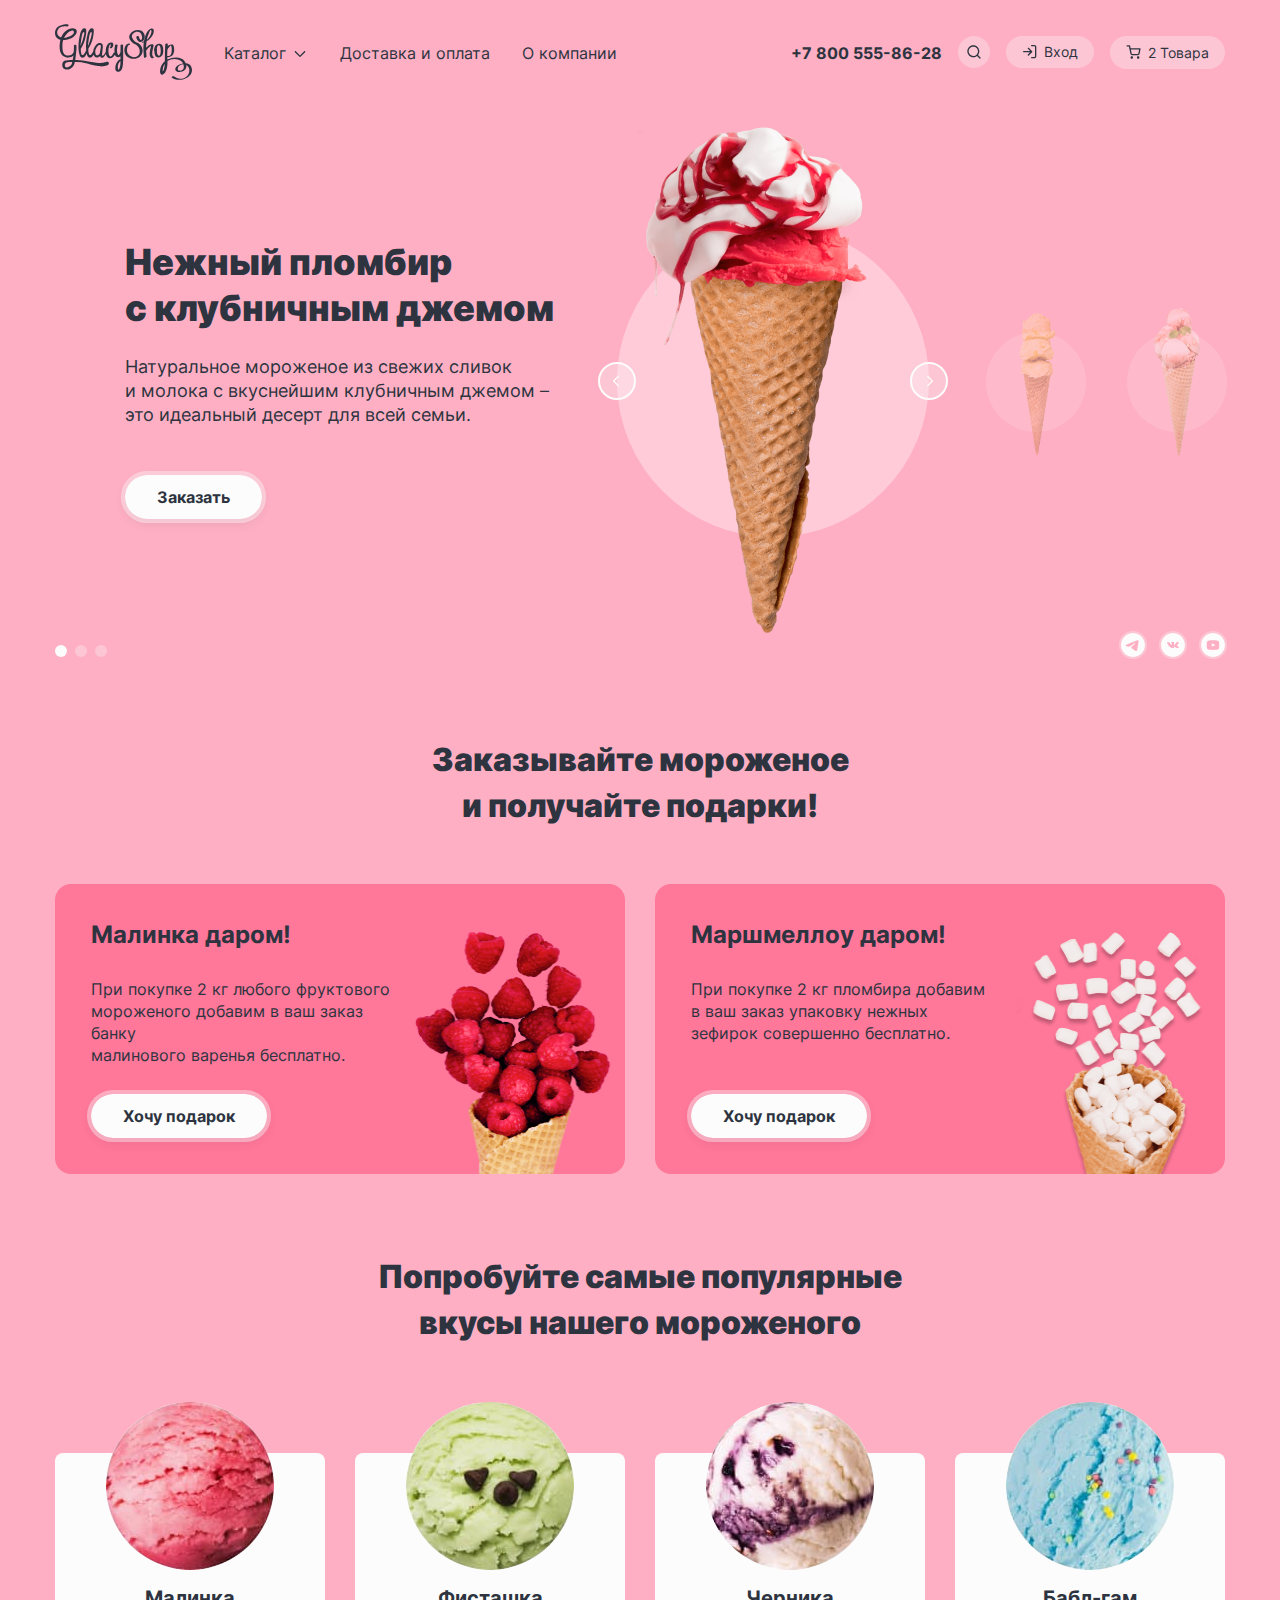
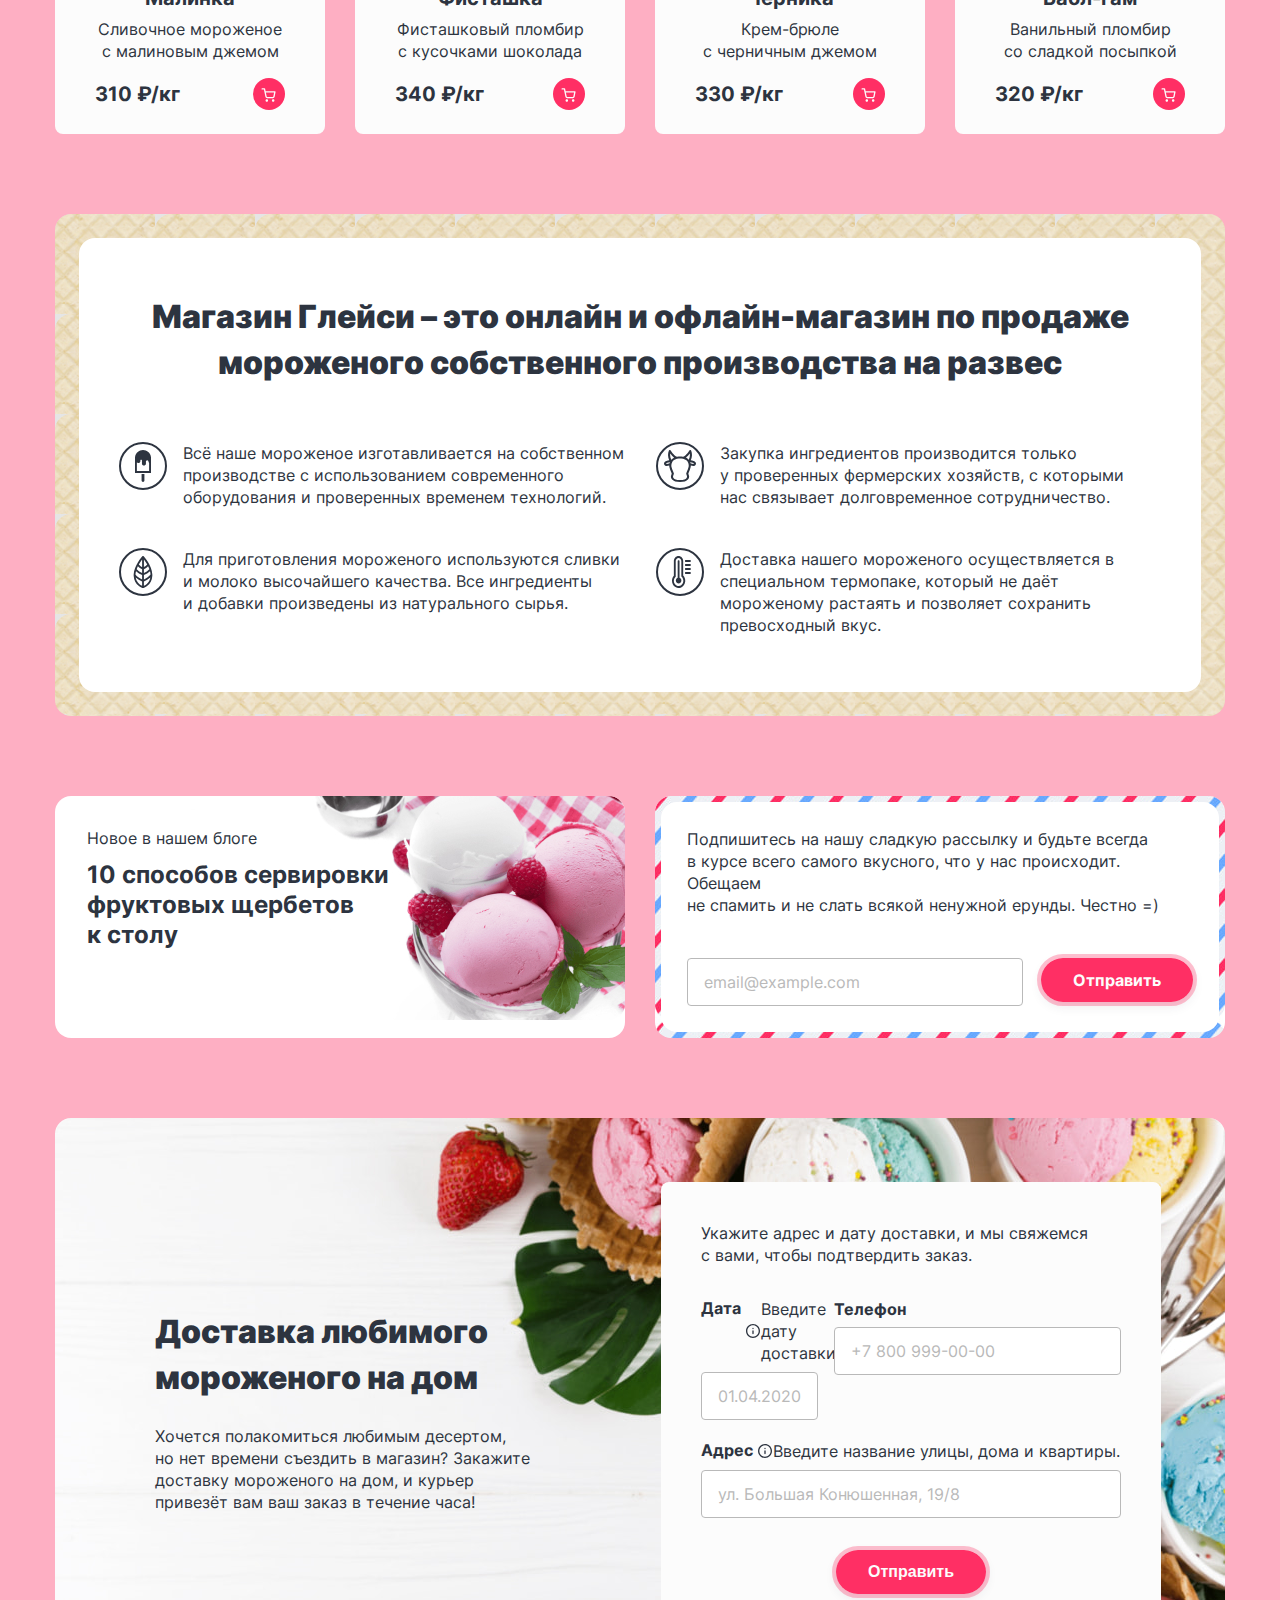
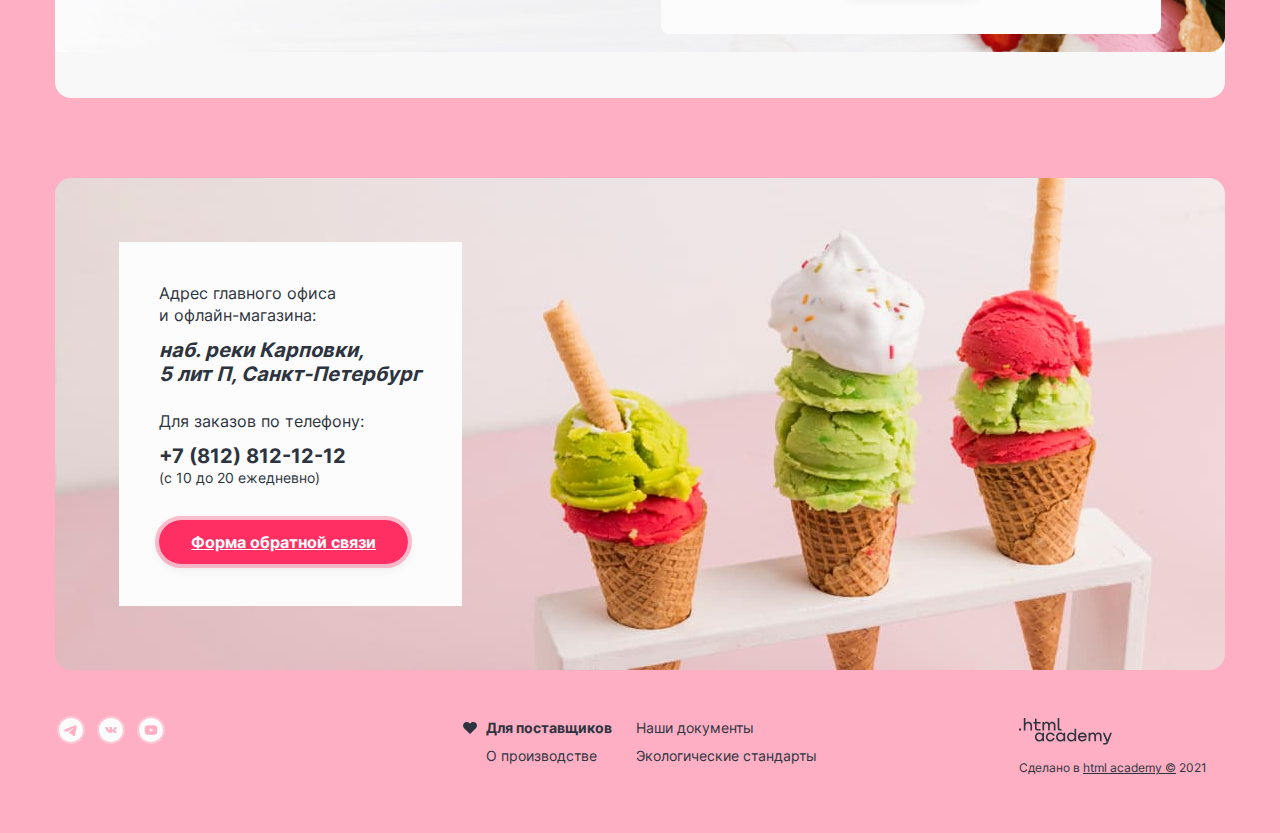
<file: index.html>
<!DOCTYPE html>
<html lang="ru">
  <head>
    <meta charset="utf-8">
    <title>HTML Academy: Глейси</title>
    <link rel="stylesheet" href="styles/styles.css">
    <link rel="icon" href="favicon.ico">
    <link rel="icon" type="image/png" href="favicon-32x32.png">

  </head>
  <body>

    <header class="main-header">
      <div class="navigation-wrapper">
        <nav class="main-navigation">
              <a class="header-logo" href="#">
                <img class="logo" alt="Логотип магазина мороженого Глейси" src="images/element/logo.svg"
                width="137" height="56">
              </a>
          <ul class="navigation-list">
            <li class="navigation-item navigation-item-catalog">
              <a class="catalog-dropdown navigation-item-link" href="catalog.html">
                  Каталог
                  <svg width="16" height="16" viewBox="0 0 16 16" fill="none" xmlns="http://www.w3.org/2000/svg" aria-hidden="true" focusable="false" class="catalog-dropdown-icon">
                    <path fill-rule="evenodd" clip-rule="evenodd" d="M3.80799 6.19526C3.54764 5.93491 3.12553 5.93491 2.86518 6.19526C2.60483 6.45561 2.60483 6.87772 2.86518 7.13807L7.52553 11.7984C7.52759 11.8005 7.52967 11.8026 7.53177 11.8047C7.66246 11.9354 7.83392 12.0005 8.00521 12C8.17518 11.9995 8.34498 11.9344 8.47466 11.8047C8.47675 11.8027 8.47881 11.8006 8.48087 11.7985L13.1412 7.13807C13.4016 6.87772 13.4016 6.45561 13.1412 6.19526C12.8809 5.93491 12.4588 5.93491 12.1984 6.19526L8.00321 10.3905L3.80799 6.19526Z" />
                    </svg>
              </a>
              <div class="catalog-popover">
                <h2 class="catalog-popover-title">Новинки</h2>
                <hr class="catalog-popover-hr">
                <ul class="catalog-popover-list">
                  <li class="catalog-popover-item">
                    <a class="catalog-popover-link link-padding" href="#">Сливочное</a>
                  </li>
                  <li class="catalog-popover-item">
                    <a class="catalog-popover-link link-padding" href="#">Щербеты</a>
                  </li>
                  <li class="catalog-popover-item">
                    <a class="catalog-popover-link link-padding" href="#">Фруктовый лед</a>
                  </li>
                  <li class="catalog-popover-item">
                    <a class="catalog-popover-link link-padding" href="#">Мелорин</a>
                  </li>
                </ul>
              </div>
            </li>
            <li class="navigation-item">
              <a href="#" class="navigation-item-link">Доставка и оплата</a>
            </li>
            <li class="navigation-item">
              <a href="#" class="navigation-item-link">О компании</a>
            </li>
          </ul>
        </nav>
        <div class="user-navigation-telephone-wrapper">
          <a class="main-header-telephone" href="tel:+78128121212">+7 800 555-86-28</a>

          <nav class="user-navigation">
            <ul class="user-navigation-list">
              <li class="user-navigation-item">
                <a class="button-search" href="#">
                  <span class="visually-hidden">Кнопка поиска.</span>
                  <svg width="16" height="16" viewBox="0 0 16 16" fill="none" xmlns="http://www.w3.org/2000/svg" aria-hidden="true" focusable="false" class="button-search-img">
                    <path fill-rule="evenodd" clip-rule="evenodd" d="M2.66341 7.33008C2.66341 4.75275 4.75275 2.66341 7.33008 2.66341C9.90741 2.66341 11.9967 4.75275 11.9967 7.33008C11.9967 8.58735 11.4995 9.7285 10.691 10.5676C10.6682 10.5852 10.6462 10.6044 10.6253 10.6253C10.6044 10.6463 10.5852 10.6682 10.5676 10.6911C9.72847 11.4996 8.58734 11.9967 7.33008 11.9967C4.75275 11.9967 2.66341 9.90741 2.66341 7.33008ZM11.0752 12.018C10.0487 12.8391 8.74675 13.3301 7.33008 13.3301C4.01637 13.3301 1.33008 10.6438 1.33008 7.33008C1.33008 4.01637 4.01637 1.33008 7.33008 1.33008C10.6438 1.33008 13.3301 4.01637 13.3301 7.33008C13.3301 8.74676 12.8391 10.0488 12.018 11.0752L14.4681 13.5253C14.7285 13.7857 14.7285 14.2078 14.4681 14.4682C14.2078 14.7285 13.7857 14.7285 13.5253 14.4682L11.0752 12.018Z"/>
                    </svg>
                </a>
                <div class="popover-search">
                  <input type="text" name="search" id="search-popover" class="input search-popover" placeholder="Поиск по сайту">
                  <label for="search-popover" class="visually-hidden">Окно поиска</label>
                </div>
              </li>
              <li class="user-navigation-item">
                <a class="button-entry" href="#">
                  <span class="visually-hidden">Кнопка входа.</span>
                  <svg width="16" height="16" viewBox="0 0 16 16" fill="none" xmlns="http://www.w3.org/2000/svg" aria-hidden="true" focusable="false" class="button-entry-img">
                    <path fill-rule="evenodd" clip-rule="evenodd" d="M9 1.66667C9 1.29848 9.29848 1 9.66667 1H12.3333C12.8638 1 13.3725 1.21071 13.7475 1.58579C14.1226 1.96086 14.3333 2.46957 14.3333 3V12.3333C14.3333 12.8638 14.1226 13.3725 13.7475 13.7475C13.3725 14.1226 12.8638 14.3333 12.3333 14.3333H9.66667C9.29848 14.3333 9 14.0349 9 13.6667C9 13.2985 9.29848 13 9.66667 13H12.3333C12.5101 13 12.6797 12.9298 12.8047 12.8047C12.9298 12.6797 13 12.5101 13 12.3333V3C13 2.82319 12.9298 2.65362 12.8047 2.5286C12.6797 2.40357 12.5101 2.33333 12.3333 2.33333H9.66667C9.29848 2.33333 9 2.03486 9 1.66667ZM5.86189 3.86193C6.12224 3.60158 6.54435 3.60158 6.8047 3.86193L10.1338 7.19103C10.1509 7.20785 10.1671 7.22559 10.1824 7.24416C10.2142 7.28296 10.2411 7.32451 10.2628 7.36795C10.3079 7.45781 10.3333 7.55927 10.3333 7.66667C10.3333 7.77529 10.3074 7.87785 10.2613 7.96846C10.241 8.00841 10.2164 8.04675 10.1876 8.08278C10.1708 8.10378 10.1527 8.12375 10.1335 8.14256L6.8047 11.4714C6.54435 11.7318 6.12224 11.7318 5.86189 11.4714C5.60154 11.2111 5.60154 10.7889 5.86189 10.5286L8.05715 8.33333H1.66667C1.29848 8.33333 1 8.03486 1 7.66667C1 7.29848 1.29848 7 1.66667 7H8.05715L5.86189 4.80474C5.60154 4.54439 5.60154 4.12228 5.86189 3.86193Z"/>
                    </svg>
                    Вход
                </a>
                <div class="popover-enter">
                  <h2 class="popover-enter-title">Личный кабинет</h2>
                  <form class="popover-enter-form" action="https://echo.htmlacademy.ru">
                    <input type="email" id="popover-email" name="popover-email" class="popover-email input" placeholder="email@example.com">

                    <label for="popover-email" class="visually-hidden">Поле ввода почты</label>

                    <input type="password" id="popover-password" name="popover-password" class="popover-password input">
                    <label for="popover-password" class="visually-hidden">Поле ввода пароля</label>

                  <div class="popover-enter-button-help-container">
                    <button class="popover-enter-button button-red main-button-text-decoration" type="submit">Войти</button>
                    <a class="popover-enter-link popover-enter-link-password" href="#">Забыли пароль?</a>
                    <a class="popover-enter-link popver-enter-link-registration" href="#">Регистрация</a>
                  </div>
                  </form>
                </div>
              </li>
              <li class="user-navigation-item">
                <a class="button-basket" href="#">
                    <span class="basket-value">2 Товара</span>
                    <svg width="16" height="16" viewBox="0 0 16 16" fill="none" xmlns="http://www.w3.org/2000/svg" aria-hidden="true" focusable="false" class="button-basket-img">
                      <path fill-rule="evenodd" clip-rule="evenodd" d="M1.16667 1.25C0.798477 1.25 0.5 1.54848 0.5 1.91667C0.5 2.28486 0.798477 2.58333 1.16667 2.58333H2.93794L3.40537 4.91872C3.40821 4.93667 3.41176 4.95438 3.416 4.97182L4.38338 9.80515L4.3835 9.80571C4.46706 10.2257 4.69562 10.603 5.02921 10.8715C5.36111 11.1387 5.77595 11.2813 6.20183 11.2748H11.8225C12.2484 11.2813 12.6633 11.1387 12.9952 10.8715C13.3289 10.6029 13.5575 10.2254 13.641 9.80515L13.641 9.80515L13.642 9.80016L14.5691 4.93872C14.6063 4.74355 14.5545 4.54195 14.4279 4.38887C14.3012 4.23578 14.1129 4.14716 13.9142 4.14716H4.61072L4.1381 1.78583C4.07574 1.47426 3.80215 1.25 3.4844 1.25H1.16667ZM5.69098 9.54444L4.87759 5.4805H13.1084L12.3328 9.54736C12.31 9.65988 12.2485 9.7609 12.1591 9.83291C12.0691 9.90535 11.9565 9.94383 11.841 9.94162L11.841 9.94149H11.8282H6.19614V9.94137L6.18337 9.94162C6.06787 9.94383 5.95528 9.90535 5.8653 9.83291C5.77531 9.76048 5.71368 9.6587 5.69117 9.5454L5.69098 9.54444ZM4.55739 13.5054C4.55739 12.8175 5.1151 12.2597 5.80307 12.2597C6.49105 12.2597 7.04876 12.8175 7.04876 13.5054C7.04876 14.1934 6.49105 14.7511 5.80307 14.7511C5.1151 14.7511 4.55739 14.1934 4.55739 13.5054ZM10.9307 13.5054C10.9307 12.8175 11.4884 12.2597 12.1764 12.2597C12.8644 12.2597 13.4221 12.8175 13.4221 13.5054C13.4221 14.1934 12.8644 14.7511 12.1764 14.7511C11.4884 14.7511 10.9307 14.1934 10.9307 13.5054Z"/>
                      </svg>
                </a>
                <div class="popover-cart">
                  <div class="popover-content">
                      <h2 class="popover-title">Корзина</h2>
                      <ul class="popover-cart-list">
                        <li class="popover-cart-list-item">
                          <a href="#" class="popover-cart-list-item-link">
                            <img  src="images/product/product-1.jpg" alt="Малиноваое мороженное" width="48" height="48" class="popover-cart-list-item-img">
                          </a>
                          <h3 class="popover-cart-list-item-title">Малинка</h3>
                          <span class="popover-cart-list-item-amount">1 кг х 310 ₽</span>
                          <div class="popover-cart-list-item-price-delete-container">
                            <span class="popover-cart-list-item-price">310 ₽</span>
                            <button class="popover-cart-list-item-delete" type="button"></button>
                          </div>
                        </li>
                        <li class="popover-cart-list-item">
                          <a href="#" class="popover-cart-list-item-link">
                            <img  src="images/product/product-4.jpg" alt="Малиноваое мороженное" width="48" height="48" class="popover-cart-list-item-img">
                          </a>
                          <h3 class="popover-cart-list-item-title">Бабл-гам</h3>
                          <span class="popover-cart-list-item-amount">1,5 кг х 320 ₽</span>
                          <div class="popover-cart-list-item-price-delete-container">
                            <span class="popover-cart-list-item-price">480 ₽</span>
                            <button class="popover-cart-list-item-delete" type="button"></button>
                          </div>
                        </li>
                      </ul>
                      <div class="popover-submit-button-final-price-container">
                        <button class="main-button-text-decoration button-red">Оформить заказ</button>
                        <span class="popover-final-price-container">Итого: 790 ₽</span>
                      </div>
                  </div>
                </div>
                <div class="popover-cart-empty">
                  <h2 class="popover-cart-empty-title">Ваша корзина пока пуста</h2>
                </div>
              </li>
            </ul>
          </nav>
        </div>
      </div>
    </header>



    <main class="main-index">
      <div class="main-container">
        <h1 class="visually-hidden">Магазин мороженного Глейси</h1>

        <section class="offer-slider">
          <h2 class="visually-hidden">Мороженные на выбор</h2>
          <ul class="offer-slides">
            <li class="offer-slide">
              <div class="offer-slide-text-container">
                <h3 class="offer-slide-title">Нежный пломбир<br>
                  с клубничным джемом</h3>
                <p class="offer-slider-text-content">Натуральное мороженое из свежих сливок<br>
                  и молока с вкуснейшим клубничным джемом –<br>это идеальный десерт для всей семьи. </p>
                <a class="main-button-text-decoration main-button" href="#">Заказать</a>
              </div>
              <div class="offer-slide-img-container">
                <div class="offer-slider-img-item-big">
                  <img src="images/slider/slider-ice-cream-1.png" alt="Нежный пломбир с клубничным джемом" class="big-slider-img" width="306" height="507">
                </div>
                <div class="offer-slide-img-item-small">
                  <img src="images/slider/slider-ice-cream-2.png" alt="Сливочное мороженое со вкусом банана" class="small-slider-img"
                  width="66" height="150">
                </div>
                <div class="offer-slide-img-item-small">
                  <img src="images/slider/slider-ice-cream-3.png" alt="Карамельный пломбир с маршмеллоу" class="small-slider-img"
                  width="66" height="150">
                </div>
              </div>
            </li>
            <li class="offer-slide visually-hidden">
              <div class="offer-slide-text-container">
                <h3 class="offer-slide-title">Сливочное мороженое со вкусом банана</h3>
                <p class="offer-slider-text-content">Сливочное мороженое с ярким банановым вкусом подарит вам свежесть и наслаждение даже в самый жаркий летний день. </p>
                <a class="main-button-text-decoration main-button" href="#">Заказать</a>
                </div>
              <div class="offer-slide-img-container">
                <div class="offer-slider-img-item-big">
                  <img src="images/slider/slider-ice-cream-2.png" alt="Сливочное мороженое со вкусом банана" class="big-slider-img"
                  width="306" height="507">
                </div>
                <div class="offer-slide-img-item-small">
                  <img src="images/slider/slider-ice-cream-3.png" alt="Карамельный пломбир с маршмеллоу" class="small-slider-img"
                  width="66" height="150">
                </div>
                <div class="offer-slide-img-item-small">
                  <img src="images/slider/slider-ice-cream-1.png" alt="Нежный пломбир с клубничным джемом" class="small-slider-img"
                  width="66" height="150">
                </div>
              </div>
            </li>
            <li class="offer-slide visually-hidden">
              <div class="offer-slide-text-container">
                <h3 class="offer-slide-title">Карамельный пломбир
                  с маршмеллоу</h3>
                <p class="offer-slider-text-content">Необычный сладкий десерт с карамельным топпингом и кусочками зефира завоюет сердца сладкоежек всех возрастов.</p>
                <a class="main-button-text-decoration main-button" href="#">Заказать</a>
                </div>
              <div class="offer-slide-img-container">
                <div class="offer-slider-img-item-big">
                  <img src="images/slider/slider-ice-cream-3.png" alt="Карамельный пломбир с маршмеллоу" class="big-slider-img"
                  width="306" height="507">
                </div>
                <div class="offer-slide-img-item-small">
                  <img src="images/slider/slider-ice-cream-1.png" alt="Нежный пломбир с клубничным джемом" class="small-slider-img"
                  width="66" height="150">
                </div>
                <div class="offer-slide-img-item-small">
                  <img src="images/slider/slider-ice-cream-2.png" alt="Сливочное мороженое со вкусом банана" class="small-slider-img"
                  width="66" height="150">
                </div>
              </div>
            </li>
          </ul>
          <div class="offer-slider-navigation-buttons">
            <a class="slider-button slider-prev" href="#">
              <span class="visually-hidden">Предыдущее фото</span>
              <svg width="16" height="16" viewBox="0 0 16 16" fill="none" xmlns="http://www.w3.org/2000/svg" aria-hidden="true" focusable="false" class="slider-button-arrow">
                <path fill-rule="evenodd" clip-rule="evenodd" d="M9.8033 3.80515C10.063 3.54545 10.063 3.12439 9.8033 2.8647C9.54361 2.605 9.12255 2.605 8.86285 2.8647L4.19477 7.53277C3.93593 7.79162 3.93508 8.21075 4.19221 8.47065C4.19338 8.47183 4.19454 8.47301 4.19572 8.47418L8.8638 13.1423C9.12349 13.402 9.54455 13.402 9.80425 13.1423C10.0639 12.8826 10.0639 12.4615 9.80425 12.2018L5.60545 8.00301L9.8033 3.80515Z"/>
              </svg>
            </a>
            <a class="slider-button slider-next" href="#">
              <span class="visually-hidden">Следующее фото</span>
              <svg width="16" height="16" viewBox="0 0 16 16" fill="none" xmlns="http://www.w3.org/2000/svg" aria-hidden="true" focusable="false" class="slider-button-arrow">
                <path fill-rule="evenodd" clip-rule="evenodd" d="M7.13526 2.8647C6.87557 2.605 6.45451 2.605 6.19481 2.8647C5.93511 3.12439 5.93511 3.54545 6.19481 3.80515L10.3961 8.00643L6.19477 12.2077C5.93508 12.4674 5.93508 12.8885 6.19477 13.1482C6.45447 13.4079 6.87553 13.4079 7.13523 13.1482L11.804 8.47944C11.8049 8.47852 11.8058 8.47759 11.8068 8.47666C12.0665 8.21696 12.0665 7.79591 11.8068 7.53621L7.13526 2.8647Z"/>
                </svg>

            </a>
          </div>
          <div class="offer-slider-navigation-dots-social-container">
            <div class="offer-slider-navigation-dots">
              <ul class="offer-slider-navigation-dots-list">
                <li class="offer-slider-navigation-dots-item">
                  <a class="offer-slider-navigation-dots-button current" href="#">
                    <span class="visually-hidden">1 фото</span>
                  </a>
                </li>
                <li class="offer-slider-navigation-dots-item">
                  <a class="offer-slider-navigation-dots-button" href="#">
                    <span class="visually-hidden">2 фото</span>
                  </a>
                </li>
                <li class="offer-slider-navigation-dots-item">
                  <a class="offer-slider-navigation-dots-button" href="#">
                    <span class="visually-hidden">3 фото</span>
                  </a>
                </li>
              </ul>
            </div>
            <div class="socials">
              <ul class="social-list">
                <li class="social-item">
                  <a class="social-link" href="#">
                    <span class="visually-hidden">Иконка телеграма.</span>
                    <svg xmlns="http://www.w3.org/2000/svg" width="24" height="24" viewBox="0 0 24 24" fill="none" aria-hidden="true" focusable="false" class="social-link-img">
                      <path fill-rule="evenodd" clip-rule="evenodd" d="M24 12C24 18.627 18.627 24 12 24C5.373 24 0 18.627 0 12C0 5.373 5.373 0 12 0C18.627 0 24 5.373 24 12ZM12.43 8.859C11.263 9.344 8.93 10.349 5.432 11.873C4.864 12.099 4.566 12.32 4.539 12.536C4.493 12.902 4.951 13.046 5.573 13.241C5.658 13.268 5.746 13.295 5.836 13.325C6.449 13.524 7.273 13.757 7.701 13.766C8.09 13.774 8.524 13.614 9.003 13.286C12.271 11.079 13.958 9.964 14.064 9.94C14.139 9.923 14.243 9.901 14.313 9.964C14.383 10.026 14.376 10.144 14.369 10.176C14.323 10.369 12.529 12.038 11.599 12.902C11.309 13.171 11.104 13.362 11.062 13.406C10.968 13.503 10.872 13.596 10.78 13.685C10.21 14.233 9.784 14.645 10.804 15.317C11.294 15.64 11.686 15.907 12.077 16.173C12.504 16.464 12.93 16.754 13.482 17.116C13.622 17.208 13.756 17.303 13.887 17.396C14.384 17.751 14.831 18.069 15.383 18.019C15.703 17.989 16.035 17.688 16.203 16.789C16.6 14.663 17.382 10.059 17.563 8.161C17.574 8.00341 17.5673 7.84509 17.543 7.689C17.5285 7.56293 17.4671 7.44693 17.371 7.364C17.228 7.247 17.006 7.222 16.906 7.224C16.455 7.232 15.763 7.473 12.43 8.859Z" />
                      </svg>
                  </a>
                </li>
                <li class="social-item">
                  <a class="social-link" href="#">
                    <span class="visually-hidden">Иконка Вк.</span>
                    <svg xmlns="http://www.w3.org/2000/svg" width="24" height="24" viewBox="0 0 24 24" fill="none" aria-hidden="true" focusable="false" class="social-link-img">
                      <path fill-rule="evenodd" clip-rule="evenodd" d="M24 12C24 18.6274 18.6274 24 12 24C5.37258 24 0 18.6274 0 12C0 5.37258 5.37258 0 12 0C18.6274 0 24 5.37258 24 12ZM12.5884 14.9749H11.8711C11.8711 14.9749 10.2885 15.0584 8.89479 13.7867C7.37486 12.3995 6.03249 9.64702 6.03249 9.64702C6.03249 9.64702 5.95511 9.46654 6.03917 9.3793C6.13366 9.28121 6.39106 9.27493 6.39106 9.27493L8.10567 9.26508C8.10567 9.26508 8.26727 9.28878 8.38294 9.36317C8.47824 9.42457 8.53167 9.53936 8.53167 9.53936C8.53167 9.53936 8.80878 10.1536 9.17581 10.7093C9.89212 11.7942 10.2258 12.0315 10.469 11.9152C10.8233 11.7458 10.7171 10.3816 10.7171 10.3816C10.7171 10.3816 10.7236 9.88646 10.5387 9.66601C10.3955 9.4951 10.1254 9.44527 10.0062 9.43128C9.90971 9.42 10.0681 9.22367 10.2733 9.13558C10.5819 9.00308 11.1268 8.99551 11.7706 9.00136C12.2722 9.00579 12.4165 9.0332 12.6127 9.07475C13.0677 9.17105 13.0536 9.47963 13.0229 10.1454C13.0138 10.3444 13.0032 10.5752 13.0032 10.8418C13.0032 10.9018 13.0012 10.9657 12.9991 11.0315C12.9885 11.3725 12.9763 11.7629 13.2324 11.908C13.3637 11.9822 13.6849 11.9191 14.4884 10.7233C14.8693 10.1566 15.1549 9.49024 15.1549 9.49024C15.1549 9.49024 15.2173 9.37145 15.3142 9.32048C15.4134 9.26851 15.5472 9.2845 15.5472 9.2845L17.3515 9.27465C17.3515 9.27465 17.8937 9.21796 17.9815 9.43242C18.0735 9.65758 17.7788 10.1833 17.0417 11.0444C16.3463 11.8567 16.006 12.1587 16.0328 12.4236C16.0527 12.6198 16.2739 12.7957 16.7015 13.1436C17.5897 13.8661 17.8264 14.2455 17.8827 14.3357C17.8872 14.343 17.8906 14.3484 17.893 14.3519C18.2905 14.9296 17.4522 14.9749 17.4522 14.9749L15.8497 14.9944C15.8497 14.9944 15.5053 15.0543 15.0521 14.7814C14.8151 14.6388 14.5833 14.406 14.3626 14.1842C14.0251 13.8451 13.7131 13.5316 13.4469 13.6056C13.0002 13.7298 13.0143 14.5734 13.0143 14.5734C13.0143 14.5734 13.0175 14.7536 12.9157 14.8495C12.8051 14.954 12.5884 14.9749 12.5884 14.9749Z"/>
                      </svg>
                  </a>
                </li>
                <li class="social-item">
                  <a class="social-link" href="#">
                    <span class="visually-hidden">Иконка ютуба.</span>
                    <svg xmlns="http://www.w3.org/2000/svg" width="24" height="24" viewBox="0 0 24 24" fill="none" aria-hidden="true" focusable="false" class="social-link-img">
                      <path d="M14.0037 11.7913L11.1963 10.4813C10.9513 10.3675 10.75 10.495 10.75 10.7662V13.2338C10.75 13.505 10.9513 13.6325 11.1963 13.5188L14.0025 12.2087C14.2488 12.0938 14.2487 11.9063 14.0037 11.7913ZM12 0C5.3725 0 0 5.3725 0 12C0 18.6275 5.3725 24 12 24C18.6275 24 24 18.6275 24 12C24 5.3725 18.6275 0 12 0ZM12 16.875C5.8575 16.875 5.75 16.3213 5.75 12C5.75 7.67875 5.8575 7.125 12 7.125C18.1425 7.125 18.25 7.67875 18.25 12C18.25 16.3213 18.1425 16.875 12 16.875Z" />
                      </svg>
                  </a>
                </li>
              </ul>
            </div>
          </div>
        </section>


        <section class="gifts">
          <h2 class="gifts-title large-text-decoration">Заказывайте мороженое<br> и получайте подарки!</h2>
          <ul class="gift-list">
            <li class="gift-item">
              <div class="gift-text-container">
                <h3 class="gift-item-title medium-text-decoration">Малинка даром!</h3>
                <p class="gift-item-text-content">При покупке 2 кг любого фруктового<br>
                  мороженого добавим в ваш заказ банку<br>
                    малинового варенья бесплатно.</p>
                <a class="main-button-text-decoration main-button" href="#">Хочу подарок</a>
              </div>
              <a class="gift-item-link">
                <img src="images/promo/raspberry.png" class="gift-item-img" alt
                width="217" height="268">
              </a>
            </li>
            <li class="gift-item">
              <div class="gift-text-container">
                <h3 class="gift-item-title medium-text-decoration">Маршмеллоу даром!</h3>
                <p class="gift-item-text-content">При покупке 2 кг пломбира добавим<br> в ваш заказ упаковку нежных<br> зефирок совершенно бесплатно.</p>
                <a class="main-button-text-decoration main-button" href="#">Хочу подарок</a>
              </div>
              <a class="gift-item-link">
                <img src="images/promo/marshmallow.png" class="gift-item-img" alt
                width="219" height="268">
              </a>
            </li>

          </ul>
        </section>

        <section class="popular-product">
          <h2 class="popular-title large-text-decoration">Попробуйте самые популярные<br> вкусы нашего мороженого</h2>
          <ul class="popular-product-list">
            <li class="ice-cream-item">
              <a class="ice-cream-item-link" href="#">
                <img class="ice-cream-item-link-img" src="images/product/product-1.jpg" alt
                width="168" height="168">
              </a>
              <div class="ice-cream-item-text-container">
                <h3 class="ice-cream-item-title small-text-decoration">Малинка</h3>
                <p class="ice-cream-item-description">Сливочное мороженое с малиновым джемом</p>
                <div class="ice-cream-item-price-button-container">
                  <span class="small-text-decoration">310 ₽/кг</span>
                  <a  class="button-small-busket" href="#">
                    <span class="visually-hidden">В корзину</span>
                    <svg width="16" height="16" viewBox="0 0 16 16" fill="none" xmlns="http://www.w3.org/2000/svg" aria-hidden="true" focusable="false" class="button-small-busket-img">
                      <path fill-rule="evenodd" clip-rule="evenodd" d="M1.16667 1.25C0.798477 1.25 0.5 1.54848 0.5 1.91667C0.5 2.28486 0.798477 2.58333 1.16667 2.58333H2.93794L3.40537 4.91872C3.40821 4.93667 3.41176 4.95438 3.416 4.97182L4.38338 9.80515L4.3835 9.80571C4.46706 10.2257 4.69562 10.603 5.02921 10.8715C5.36111 11.1387 5.77595 11.2813 6.20183 11.2748H11.8225C12.2484 11.2813 12.6633 11.1387 12.9952 10.8715C13.3289 10.6029 13.5575 10.2254 13.641 9.80515L13.641 9.80515L13.642 9.80016L14.5691 4.93872C14.6063 4.74355 14.5545 4.54195 14.4279 4.38887C14.3012 4.23578 14.1129 4.14716 13.9142 4.14716H4.61072L4.1381 1.78583C4.07574 1.47426 3.80215 1.25 3.4844 1.25H1.16667ZM5.69098 9.54444L4.87759 5.4805H13.1084L12.3328 9.54736C12.31 9.65988 12.2485 9.7609 12.1591 9.83291C12.0691 9.90535 11.9565 9.94383 11.841 9.94162L11.841 9.94149H11.8282H6.19614V9.94137L6.18337 9.94162C6.06787 9.94383 5.95528 9.90535 5.8653 9.83291C5.77531 9.76048 5.71368 9.6587 5.69117 9.5454L5.69098 9.54444ZM4.55739 13.5054C4.55739 12.8175 5.1151 12.2597 5.80307 12.2597C6.49105 12.2597 7.04876 12.8175 7.04876 13.5054C7.04876 14.1934 6.49105 14.7511 5.80307 14.7511C5.1151 14.7511 4.55739 14.1934 4.55739 13.5054ZM10.9307 13.5054C10.9307 12.8175 11.4884 12.2597 12.1764 12.2597C12.8644 12.2597 13.4221 12.8175 13.4221 13.5054C13.4221 14.1934 12.8644 14.7511 12.1764 14.7511C11.4884 14.7511 10.9307 14.1934 10.9307 13.5054Z"/>
                    </svg>
                  </a>
                </div>
              </div>
            </li>
            <li class="ice-cream-item">
              <a class="ice-cream-item-link" href="#">
                <img class="ice-cream-item-link-img" src="images/product/product-2.jpg" alt
                width="168" height="168">
              </a>
              <div class="ice-cream-item-text-container">
                <h3 class="ice-cream-item-title small-text-decoration">Фисташка</h3>
                <p class="ice-cream-item-description">Фисташковый пломбир с кусочками шоколада</p>
                <div class="ice-cream-item-price-button-container">
                  <span class="ice-cream-item-price small-text-decoration">340 ₽/кг</span>
                  <a  class="button-small-busket" href="#">
                    <span class="visually-hidden">В корзину</span>
                    <svg width="16" height="16" viewBox="0 0 16 16" fill="none" xmlns="http://www.w3.org/2000/svg" aria-hidden="true" focusable="false" class="button-small-busket-img">
                      <path fill-rule="evenodd" clip-rule="evenodd" d="M1.16667 1.25C0.798477 1.25 0.5 1.54848 0.5 1.91667C0.5 2.28486 0.798477 2.58333 1.16667 2.58333H2.93794L3.40537 4.91872C3.40821 4.93667 3.41176 4.95438 3.416 4.97182L4.38338 9.80515L4.3835 9.80571C4.46706 10.2257 4.69562 10.603 5.02921 10.8715C5.36111 11.1387 5.77595 11.2813 6.20183 11.2748H11.8225C12.2484 11.2813 12.6633 11.1387 12.9952 10.8715C13.3289 10.6029 13.5575 10.2254 13.641 9.80515L13.641 9.80515L13.642 9.80016L14.5691 4.93872C14.6063 4.74355 14.5545 4.54195 14.4279 4.38887C14.3012 4.23578 14.1129 4.14716 13.9142 4.14716H4.61072L4.1381 1.78583C4.07574 1.47426 3.80215 1.25 3.4844 1.25H1.16667ZM5.69098 9.54444L4.87759 5.4805H13.1084L12.3328 9.54736C12.31 9.65988 12.2485 9.7609 12.1591 9.83291C12.0691 9.90535 11.9565 9.94383 11.841 9.94162L11.841 9.94149H11.8282H6.19614V9.94137L6.18337 9.94162C6.06787 9.94383 5.95528 9.90535 5.8653 9.83291C5.77531 9.76048 5.71368 9.6587 5.69117 9.5454L5.69098 9.54444ZM4.55739 13.5054C4.55739 12.8175 5.1151 12.2597 5.80307 12.2597C6.49105 12.2597 7.04876 12.8175 7.04876 13.5054C7.04876 14.1934 6.49105 14.7511 5.80307 14.7511C5.1151 14.7511 4.55739 14.1934 4.55739 13.5054ZM10.9307 13.5054C10.9307 12.8175 11.4884 12.2597 12.1764 12.2597C12.8644 12.2597 13.4221 12.8175 13.4221 13.5054C13.4221 14.1934 12.8644 14.7511 12.1764 14.7511C11.4884 14.7511 10.9307 14.1934 10.9307 13.5054Z"/>
                    </svg>
                  </a>
                </div>
              </div>
            </li>
            <li class="ice-cream-item">
              <a class="ice-cream-item-link" href="#">
                <img class="ice-cream-item-link-img" src="images/product/product-3.jpg" alt
                width="168" height="168">
              </a>
              <div class="ice-cream-item-text-container">
                <h3 class="ice-cream-item-title small-text-decoration">Черника</h3>
                <p class="ice-cream-item-description">Крем-брюле<br> с черничным джемом</p>
                <div class="ice-cream-item-price-button-container">
                  <span class="ice-cream-item-price small-text-decoration">330 ₽/кг</span>
                  <a  class="button-small-busket" href="#">
                    <span class="visually-hidden">В корзину</span>
                    <svg width="16" height="16" viewBox="0 0 16 16" fill="none" xmlns="http://www.w3.org/2000/svg" aria-hidden="true" focusable="false" class="button-small-busket-img">
                      <path fill-rule="evenodd" clip-rule="evenodd" d="M1.16667 1.25C0.798477 1.25 0.5 1.54848 0.5 1.91667C0.5 2.28486 0.798477 2.58333 1.16667 2.58333H2.93794L3.40537 4.91872C3.40821 4.93667 3.41176 4.95438 3.416 4.97182L4.38338 9.80515L4.3835 9.80571C4.46706 10.2257 4.69562 10.603 5.02921 10.8715C5.36111 11.1387 5.77595 11.2813 6.20183 11.2748H11.8225C12.2484 11.2813 12.6633 11.1387 12.9952 10.8715C13.3289 10.6029 13.5575 10.2254 13.641 9.80515L13.641 9.80515L13.642 9.80016L14.5691 4.93872C14.6063 4.74355 14.5545 4.54195 14.4279 4.38887C14.3012 4.23578 14.1129 4.14716 13.9142 4.14716H4.61072L4.1381 1.78583C4.07574 1.47426 3.80215 1.25 3.4844 1.25H1.16667ZM5.69098 9.54444L4.87759 5.4805H13.1084L12.3328 9.54736C12.31 9.65988 12.2485 9.7609 12.1591 9.83291C12.0691 9.90535 11.9565 9.94383 11.841 9.94162L11.841 9.94149H11.8282H6.19614V9.94137L6.18337 9.94162C6.06787 9.94383 5.95528 9.90535 5.8653 9.83291C5.77531 9.76048 5.71368 9.6587 5.69117 9.5454L5.69098 9.54444ZM4.55739 13.5054C4.55739 12.8175 5.1151 12.2597 5.80307 12.2597C6.49105 12.2597 7.04876 12.8175 7.04876 13.5054C7.04876 14.1934 6.49105 14.7511 5.80307 14.7511C5.1151 14.7511 4.55739 14.1934 4.55739 13.5054ZM10.9307 13.5054C10.9307 12.8175 11.4884 12.2597 12.1764 12.2597C12.8644 12.2597 13.4221 12.8175 13.4221 13.5054C13.4221 14.1934 12.8644 14.7511 12.1764 14.7511C11.4884 14.7511 10.9307 14.1934 10.9307 13.5054Z"/>
                    </svg>
                  </a>
                </div>
              </div>
            </li>
            <li class="ice-cream-item">
              <a class="ice-cream-item-link" href="#">
                <img class="ice-cream-item-link-img" src="images/product/product-4.jpg" alt
                width="168" height="168">
              </a>
              <div class="ice-cream-item-text-container">
                <h3 class="ice-cream-item-title small-text-decoration">Бабл-гам</h3>
                <p class="ice-cream-item-description">Ванильный пломбир <br>со сладкой посыпкой</p>
                <div class="ice-cream-item-price-button-container">
                  <span class="ice-cream-item-price small-text-decoration">320 ₽/кг</span>
                  <a  class="button-small-busket" href="#">
                    <span class="visually-hidden">В корзину</span>
                    <svg width="16" height="16" viewBox="0 0 16 16" fill="none" xmlns="http://www.w3.org/2000/svg" aria-hidden="true" focusable="false" class="button-small-busket-img">
                      <path fill-rule="evenodd" clip-rule="evenodd" d="M1.16667 1.25C0.798477 1.25 0.5 1.54848 0.5 1.91667C0.5 2.28486 0.798477 2.58333 1.16667 2.58333H2.93794L3.40537 4.91872C3.40821 4.93667 3.41176 4.95438 3.416 4.97182L4.38338 9.80515L4.3835 9.80571C4.46706 10.2257 4.69562 10.603 5.02921 10.8715C5.36111 11.1387 5.77595 11.2813 6.20183 11.2748H11.8225C12.2484 11.2813 12.6633 11.1387 12.9952 10.8715C13.3289 10.6029 13.5575 10.2254 13.641 9.80515L13.641 9.80515L13.642 9.80016L14.5691 4.93872C14.6063 4.74355 14.5545 4.54195 14.4279 4.38887C14.3012 4.23578 14.1129 4.14716 13.9142 4.14716H4.61072L4.1381 1.78583C4.07574 1.47426 3.80215 1.25 3.4844 1.25H1.16667ZM5.69098 9.54444L4.87759 5.4805H13.1084L12.3328 9.54736C12.31 9.65988 12.2485 9.7609 12.1591 9.83291C12.0691 9.90535 11.9565 9.94383 11.841 9.94162L11.841 9.94149H11.8282H6.19614V9.94137L6.18337 9.94162C6.06787 9.94383 5.95528 9.90535 5.8653 9.83291C5.77531 9.76048 5.71368 9.6587 5.69117 9.5454L5.69098 9.54444ZM4.55739 13.5054C4.55739 12.8175 5.1151 12.2597 5.80307 12.2597C6.49105 12.2597 7.04876 12.8175 7.04876 13.5054C7.04876 14.1934 6.49105 14.7511 5.80307 14.7511C5.1151 14.7511 4.55739 14.1934 4.55739 13.5054ZM10.9307 13.5054C10.9307 12.8175 11.4884 12.2597 12.1764 12.2597C12.8644 12.2597 13.4221 12.8175 13.4221 13.5054C13.4221 14.1934 12.8644 14.7511 12.1764 14.7511C11.4884 14.7511 10.9307 14.1934 10.9307 13.5054Z"/>
                    </svg>
                  </a>
                </div>
              </div>
            </li>
          </ul>
        </section>

        <section class="about-us">
          <div class="about-us-wrapper">
            <h2 class="about-us-title large-text-decoration">Магазин Глейси – это онлайн и офлайн-магазин по продаже мороженого собственного производства на развес</h2>
            <ul class="about-us-list">
              <li class="about-us-item ice-cream-about-us">
                <p>Всё наше мороженое изготавливается на собственном производстве с использованием современного оборудования и проверенных временем технологий.</p>
              </li>
              <li class="about-us-item cow-about-us-img">
                <p>Закупка ингредиентов производится только<br>
                  у проверенных фермерских хозяйств, с которыми<br>
                  нас связывает долговременное сотрудничество.</p>
              </li>
              <li class="about-us-item leaf-about-us-img">
                <p>Для приготовления мороженого используются сливки и молоко высочайшего качества. Все ингредиенты<br>
                  и добавки произведены из натурального сырья.</p>
              </li>
              <li class="about-us-item thermometer-about-us-img">
                <p>Доставка нашего мороженого осуществляется в специальном термопаке, который не даёт мороженому растаять и позволяет сохранить превосходный вкус.</p>
              </li>
            </ul>
          </div>
        </section>

        <div class="new-in-blog-subscribe-form-container">
          <article class="new-in-blog">
            <h2 class="new-in-blog-title">Новое в нашем блоге</h2>
            <a class="new-in-blog-post-title medium-text-decoration" href="#">10 способов сервировки фруктовых щербетов<br>
              к столу</a>
          </article>

          <section class="subscribe-form">
            <div class="subscribe-form-wrapper">
              <h2 class="subscribe-form-title visually-hidden">Подписка на рассылку</h2>
              <p class="subscribe-form-text">Подпишитесь на нашу сладкую рассылку и будьте всегда<br>
                в курсе всего самого вкусного, что у нас происходит. Обещаем<br> не спамить и не слать всякой ненужной ерунды. Честно =)
              </p>
              <form action="https://echo.htmlacademy.ru" method="post" class="subscribe-form-form">
                <input type="email" name="email" class="subscribe-form-input input" placeholder="email@example.com" value="" id="email-subscribe-form">
                <label for="email-subscribe-form" class="visually-hidden">Поле ввода почты.</label>
                <button type="submit" class="main-button-text-decoration button-red" >
                  <span class="main-button-text-decoration">Отправить</span>
                </button>
              </form>
            </div>
          </section>
        </div>

        <section class="delivery">
          <div class="delivery-text-container">
            <h2 class="large-text-decoration delivery-title">Доставка любимого мороженого на дом</h2>
            <p>Хочется полакомиться любимым десертом, <br>но нет времени съездить в магазин? Закажите<br>доставку мороженого на дом, и курьер привезёт вам ваш заказ в течение часа! </p>
          </div>
          <div class="delivery-form-container">
            <form action="https://echo.htmlacademy.ru" method="post">
              <p class="delivery-form-request">Укажите адрес и дату доставки, и мы свяжемся<br> с вами, чтобы подтвердить заказ.</p>
              <div class="delivery-form">
                <p class="delivery-date">
                  <span class="delivery-date-label-help">
                    <label for="delivery-date">Дата</label>
                    <a class="delivery-help-link delivery-help-link-date" href="#" aria-labelledby="tooltip-label-date">
                      <svg width="16" height="16" viewBox="0 0 16 16" fill="none" xmlns="http://www.w3.org/2000/svg" class="delivery-help-img">
                        <path fill-rule="evenodd" clip-rule="evenodd" d="M8.00027 2.33333C4.87051 2.33333 2.33333 4.87051 2.33333 8.00027C2.33333 11.13 4.87051 13.6672 8.00027 13.6672C11.13 13.6672 13.6672 11.13 13.6672 8.00027C13.6672 4.87051 11.13 2.33333 8.00027 2.33333ZM1 8.00027C1 4.13413 4.13413 1 8.00027 1C11.8664 1 15.0005 4.13413 15.0005 8.00027C15.0005 11.8664 11.8664 15.0005 8.00027 15.0005C4.13413 15.0005 1 11.8664 1 8.00027ZM8.00006 7.33332C8.36825 7.33332 8.66672 7.6318 8.66672 7.99999V10.5334C8.66672 10.9016 8.36825 11.2001 8.00006 11.2001C7.63187 11.2001 7.33339 10.9016 7.33339 10.5334V7.99999C7.33339 7.6318 7.63187 7.33332 8.00006 7.33332ZM8.00006 4.79989C7.63187 4.79989 7.33339 5.09836 7.33339 5.46655C7.33339 5.83474 7.63187 6.13322 8.00006 6.13322H8.00672C8.37491 6.13322 8.67339 5.83474 8.67339 5.46655C8.67339 5.09836 8.37491 4.79989 8.00672 4.79989H8.00006Z" fill="#2D3440"/>
                        </svg>
                        </a>
                    <span class="tool-tip-text tool-tip-text-date" role="tooltip" id="tooltip-label-date">Введите дату доставки.</span>
                  </span>
                  <input type="text" name="delivery-date" id="delivery-date" class="input delivery-date-input" placeholder="01.04.2020">
                </p>
                <p class="delivery-telephone">
                  <label for="telephone" class="telephone">Телефон</label>
                  <input id="telephone" type="tel" name="delivery-telephone" class="input delivery-telephone-input" placeholder="+7 800 999-00-00">
                </p>
                <p class="delivery-address">
                  <span class="delivery-address-label-help">
                    <label for="delivery-address">Адрес</label>
                    <a class="delivery-help-link delivery-help-link-adress" href="#" aria-labelledby="tooltip-label-adress">
                      <svg width="16" height="16" viewBox="0 0 16 16" fill="none" xmlns="http://www.w3.org/2000/svg" class="delivery-help-img">
                        <path fill-rule="evenodd" clip-rule="evenodd" d="M8.00027 2.33333C4.87051 2.33333 2.33333 4.87051 2.33333 8.00027C2.33333 11.13 4.87051 13.6672 8.00027 13.6672C11.13 13.6672 13.6672 11.13 13.6672 8.00027C13.6672 4.87051 11.13 2.33333 8.00027 2.33333ZM1 8.00027C1 4.13413 4.13413 1 8.00027 1C11.8664 1 15.0005 4.13413 15.0005 8.00027C15.0005 11.8664 11.8664 15.0005 8.00027 15.0005C4.13413 15.0005 1 11.8664 1 8.00027ZM8.00006 7.33332C8.36825 7.33332 8.66672 7.6318 8.66672 7.99999V10.5334C8.66672 10.9016 8.36825 11.2001 8.00006 11.2001C7.63187 11.2001 7.33339 10.9016 7.33339 10.5334V7.99999C7.33339 7.6318 7.63187 7.33332 8.00006 7.33332ZM8.00006 4.79989C7.63187 4.79989 7.33339 5.09836 7.33339 5.46655C7.33339 5.83474 7.63187 6.13322 8.00006 6.13322H8.00672C8.37491 6.13322 8.67339 5.83474 8.67339 5.46655C8.67339 5.09836 8.37491 4.79989 8.00672 4.79989H8.00006Z" fill="#2D3440"/>
                        </svg>
                        </a>
                    <span class="tool-tip-text tool-tip-text-adress" role="tooltip" id="tooltip-label-adress">Введите название улицы, дома и квартиры.</span>
                  </span>
                  <input id="delivery-address" type="text" name="delivery-address" class="input delivery-address-input" placeholder="ул. Большая Конюшенная, 19/8">
                </p>
              </div>
              <button type="submit" class="main-button-text-decoration button-red delivery-submit-button" >
                <span class="main-button-text-decoration">Отправить</span>
              </button>
            </form>
          </div>
        </section>


        <section class="contact">
          <div class="contact-container">
          <h2 class="visually-hidden">Контакты</h2>
          <section class="address-section">
            <h3 class="address-section-title">Адрес главного офиса<br> и офлайн-магазина:</h3>
            <address class="address small-text-decoration">наб. реки Карповки,<br> 5 лит П, Санкт-Петербург</address>
          </section>
          <section class="telephone-section">
            <h3 class="telephone-section-title">Для заказов по телефону:</h3>
            <a href="tel:+78128121212" class="telephone-number small-text-decoration">+7 (812) 812-12-12</a>
            <p class="telephone-section-work-time">(с 10 до 20 ежедневно)</p>
          </section>
          <a class="button-red main-button-text-decoration" href="#">Форма обратной связи</a>
          </div>
        </section>
      </div>
    </main>

    <footer class="main-footer">
      <div class="footer-wrapper">
        <div class="socials socials-footer">
          <ul class="social-list">
            <li class="social-item">
              <a class="social-link" href="#">
                <span class="visually-hidden">Иконка телеграма.</span>
                <svg xmlns="http://www.w3.org/2000/svg" width="24" height="24" viewBox="0 0 24 24" fill="none" aria-hidden="true" focusable="false" class="social-link-img">
                  <path fill-rule="evenodd" clip-rule="evenodd" d="M24 12C24 18.627 18.627 24 12 24C5.373 24 0 18.627 0 12C0 5.373 5.373 0 12 0C18.627 0 24 5.373 24 12ZM12.43 8.859C11.263 9.344 8.93 10.349 5.432 11.873C4.864 12.099 4.566 12.32 4.539 12.536C4.493 12.902 4.951 13.046 5.573 13.241C5.658 13.268 5.746 13.295 5.836 13.325C6.449 13.524 7.273 13.757 7.701 13.766C8.09 13.774 8.524 13.614 9.003 13.286C12.271 11.079 13.958 9.964 14.064 9.94C14.139 9.923 14.243 9.901 14.313 9.964C14.383 10.026 14.376 10.144 14.369 10.176C14.323 10.369 12.529 12.038 11.599 12.902C11.309 13.171 11.104 13.362 11.062 13.406C10.968 13.503 10.872 13.596 10.78 13.685C10.21 14.233 9.784 14.645 10.804 15.317C11.294 15.64 11.686 15.907 12.077 16.173C12.504 16.464 12.93 16.754 13.482 17.116C13.622 17.208 13.756 17.303 13.887 17.396C14.384 17.751 14.831 18.069 15.383 18.019C15.703 17.989 16.035 17.688 16.203 16.789C16.6 14.663 17.382 10.059 17.563 8.161C17.574 8.00341 17.5673 7.84509 17.543 7.689C17.5285 7.56293 17.4671 7.44693 17.371 7.364C17.228 7.247 17.006 7.222 16.906 7.224C16.455 7.232 15.763 7.473 12.43 8.859Z" />
                  </svg>
              </a>
            </li>
            <li class="social-item">
              <a class="social-link" href="#">
                <span class="visually-hidden">Иконка Вк.</span>
                <svg xmlns="http://www.w3.org/2000/svg" width="24" height="24" viewBox="0 0 24 24" fill="none" aria-hidden="true" focusable="false" class="social-link-img">
                  <path fill-rule="evenodd" clip-rule="evenodd" d="M24 12C24 18.6274 18.6274 24 12 24C5.37258 24 0 18.6274 0 12C0 5.37258 5.37258 0 12 0C18.6274 0 24 5.37258 24 12ZM12.5884 14.9749H11.8711C11.8711 14.9749 10.2885 15.0584 8.89479 13.7867C7.37486 12.3995 6.03249 9.64702 6.03249 9.64702C6.03249 9.64702 5.95511 9.46654 6.03917 9.3793C6.13366 9.28121 6.39106 9.27493 6.39106 9.27493L8.10567 9.26508C8.10567 9.26508 8.26727 9.28878 8.38294 9.36317C8.47824 9.42457 8.53167 9.53936 8.53167 9.53936C8.53167 9.53936 8.80878 10.1536 9.17581 10.7093C9.89212 11.7942 10.2258 12.0315 10.469 11.9152C10.8233 11.7458 10.7171 10.3816 10.7171 10.3816C10.7171 10.3816 10.7236 9.88646 10.5387 9.66601C10.3955 9.4951 10.1254 9.44527 10.0062 9.43128C9.90971 9.42 10.0681 9.22367 10.2733 9.13558C10.5819 9.00308 11.1268 8.99551 11.7706 9.00136C12.2722 9.00579 12.4165 9.0332 12.6127 9.07475C13.0677 9.17105 13.0536 9.47963 13.0229 10.1454C13.0138 10.3444 13.0032 10.5752 13.0032 10.8418C13.0032 10.9018 13.0012 10.9657 12.9991 11.0315C12.9885 11.3725 12.9763 11.7629 13.2324 11.908C13.3637 11.9822 13.6849 11.9191 14.4884 10.7233C14.8693 10.1566 15.1549 9.49024 15.1549 9.49024C15.1549 9.49024 15.2173 9.37145 15.3142 9.32048C15.4134 9.26851 15.5472 9.2845 15.5472 9.2845L17.3515 9.27465C17.3515 9.27465 17.8937 9.21796 17.9815 9.43242C18.0735 9.65758 17.7788 10.1833 17.0417 11.0444C16.3463 11.8567 16.006 12.1587 16.0328 12.4236C16.0527 12.6198 16.2739 12.7957 16.7015 13.1436C17.5897 13.8661 17.8264 14.2455 17.8827 14.3357C17.8872 14.343 17.8906 14.3484 17.893 14.3519C18.2905 14.9296 17.4522 14.9749 17.4522 14.9749L15.8497 14.9944C15.8497 14.9944 15.5053 15.0543 15.0521 14.7814C14.8151 14.6388 14.5833 14.406 14.3626 14.1842C14.0251 13.8451 13.7131 13.5316 13.4469 13.6056C13.0002 13.7298 13.0143 14.5734 13.0143 14.5734C13.0143 14.5734 13.0175 14.7536 12.9157 14.8495C12.8051 14.954 12.5884 14.9749 12.5884 14.9749Z"/>
                  </svg>
              </a>
            </li>
            <li class="social-item">
              <a class="social-link" href="#">
                <span class="visually-hidden">Иконка ютуба.</span>
                <svg xmlns="http://www.w3.org/2000/svg" width="24" height="24" viewBox="0 0 24 24" fill="none" aria-hidden="true" focusable="false" class="social-link-img">
                  <path d="M14.0037 11.7913L11.1963 10.4813C10.9513 10.3675 10.75 10.495 10.75 10.7662V13.2338C10.75 13.505 10.9513 13.6325 11.1963 13.5188L14.0025 12.2087C14.2488 12.0938 14.2487 11.9063 14.0037 11.7913ZM12 0C5.3725 0 0 5.3725 0 12C0 18.6275 5.3725 24 12 24C18.6275 24 24 18.6275 24 12C24 5.3725 18.6275 0 12 0ZM12 16.875C5.8575 16.875 5.75 16.3213 5.75 12C5.75 7.67875 5.8575 7.125 12 7.125C18.1425 7.125 18.25 7.67875 18.25 12C18.25 16.3213 18.1425 16.875 12 16.875Z"/>
                  </svg>
              </a>
            </li>
          </ul>
        </div>

        <div class="footer-link">
          <ul class="footer-link-list">
            <li class="footer-link-item footer-link-item-special">
              <a class="footer-link" href="#">
                <b class="fotter-link-special">Для поставщиков</b>
              </a>
            </li>
            <li class="footer-link-item">
              <a class="footer-link" href="#">
                Наши документы
              </a>
            </li>
            <li class="footer-link-item">
              <a class="footer-link" href="#">
                О производстве
              </a>
            </li>
            <li class="footer-link-item">
              <a class="footer-link" href="#">
                Экологические стандарты
              </a>
            </li>
          </ul>
        </div>

        <div class="copyright">
          <a class="logo-link" href="#">
            <img alt="Логотип HTML" src="images/element/logo-htmlacademy.svg" width="93" height="27">
          </a>
          <span class="copyright-text">Сделано в <a href="#" class="footer-hmlacademy-link">html academy ©</a> 2021</span>
        </div>
    </div>
    </footer>
    <div class="modal-container modal-container-close">
      <div class="modal-feedback modal">
        <button class="modal-close-button">
          <span class="visually-hidden">Закрыть окно</span>
        </button>
        <section class="modal-content">
          <h2 class="visually-hidden">Форма обратной связи</h2>
          <span class="modal-title">Мы обязательно ответим вам!</span>
          <form class="modal-form" action="https://echo.htmlacademy.ru">
            <input type="text" name="modal-name" id="modal-name" class="input modal-input" placeholder="Имя и фамилия">
            <label for="modal-name" class="visually-hidden">Ваше имя и фамилия</label>

            <input type="text" name="modal-email" id="modal-email" class="input modal-input" placeholder="Имя и фамилия">
            <label for="modal-email" class="visually-hidden">Ваша почта</label>

            <textarea class="textarea" rows="5" name="textarea-modal" placeholder="В свободной форме" id="textarea-modal"></textarea>
            <label for="textarea-modal" class="visually-hidden">Поле комментария.</label>
            <button class="button-red main-button-text-decoration modal-button" type="submit">Отправить</button>
          </form>
        </section>

      </div>
    </div>
  </body>
</html>
</file>
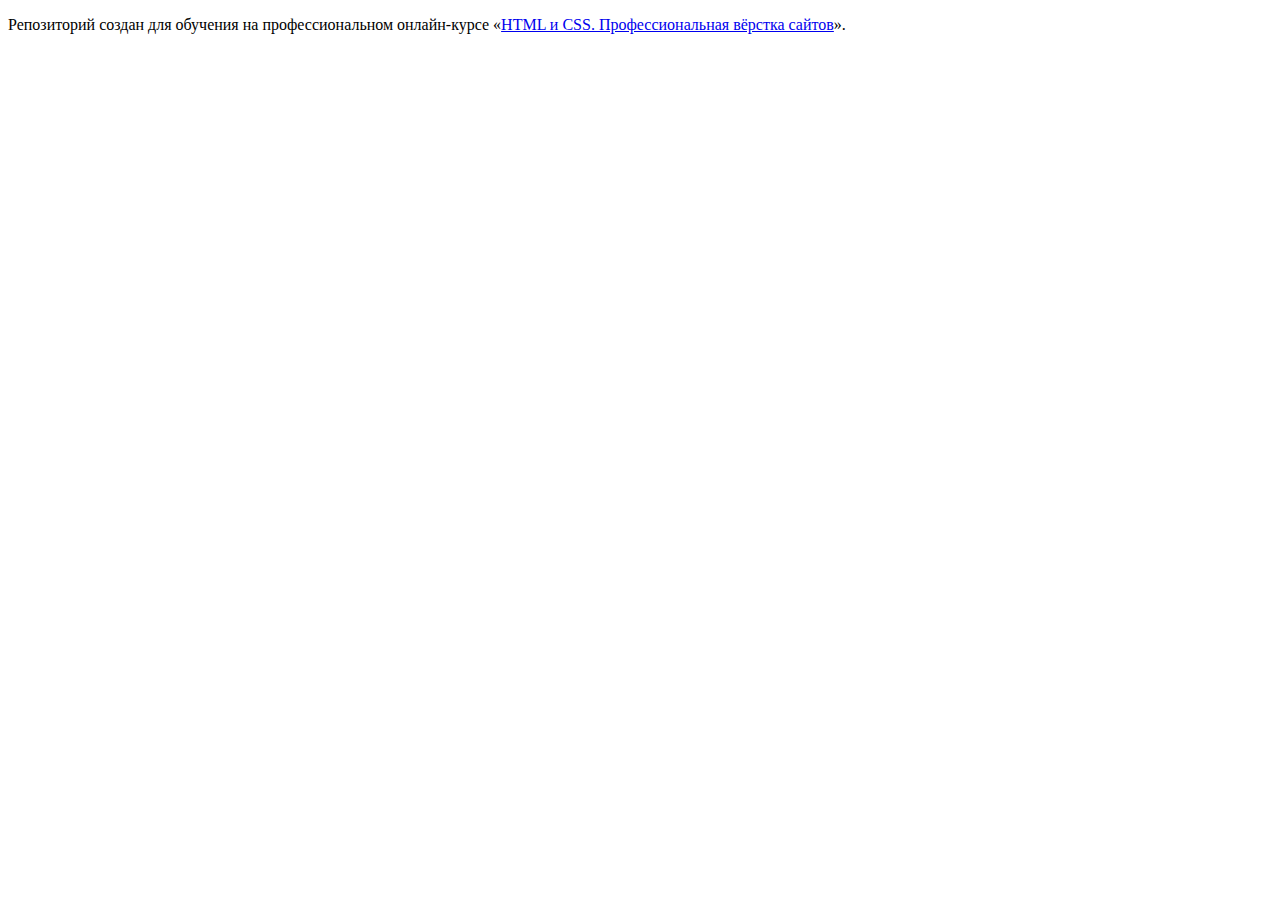
<file: 1/index.html>
<!DOCTYPE html>
<html lang="ru">
  <head>
    <meta charset="utf-8">
    <title>HTML Academy: Глейси</title>
    <base href="https://htmlacademy-htmlcss.github.io/1801871-gllacy-35/1/">
</head>
  <body>

    <p>Репозиторий создан для обучения на профессиональном онлайн‑курсе «<a href="https://htmlacademy.ru/intensive/htmlcss">HTML и CSS. Профессиональная вёрстка сайтов</a>».</p>

  </body>
</html>
</file>
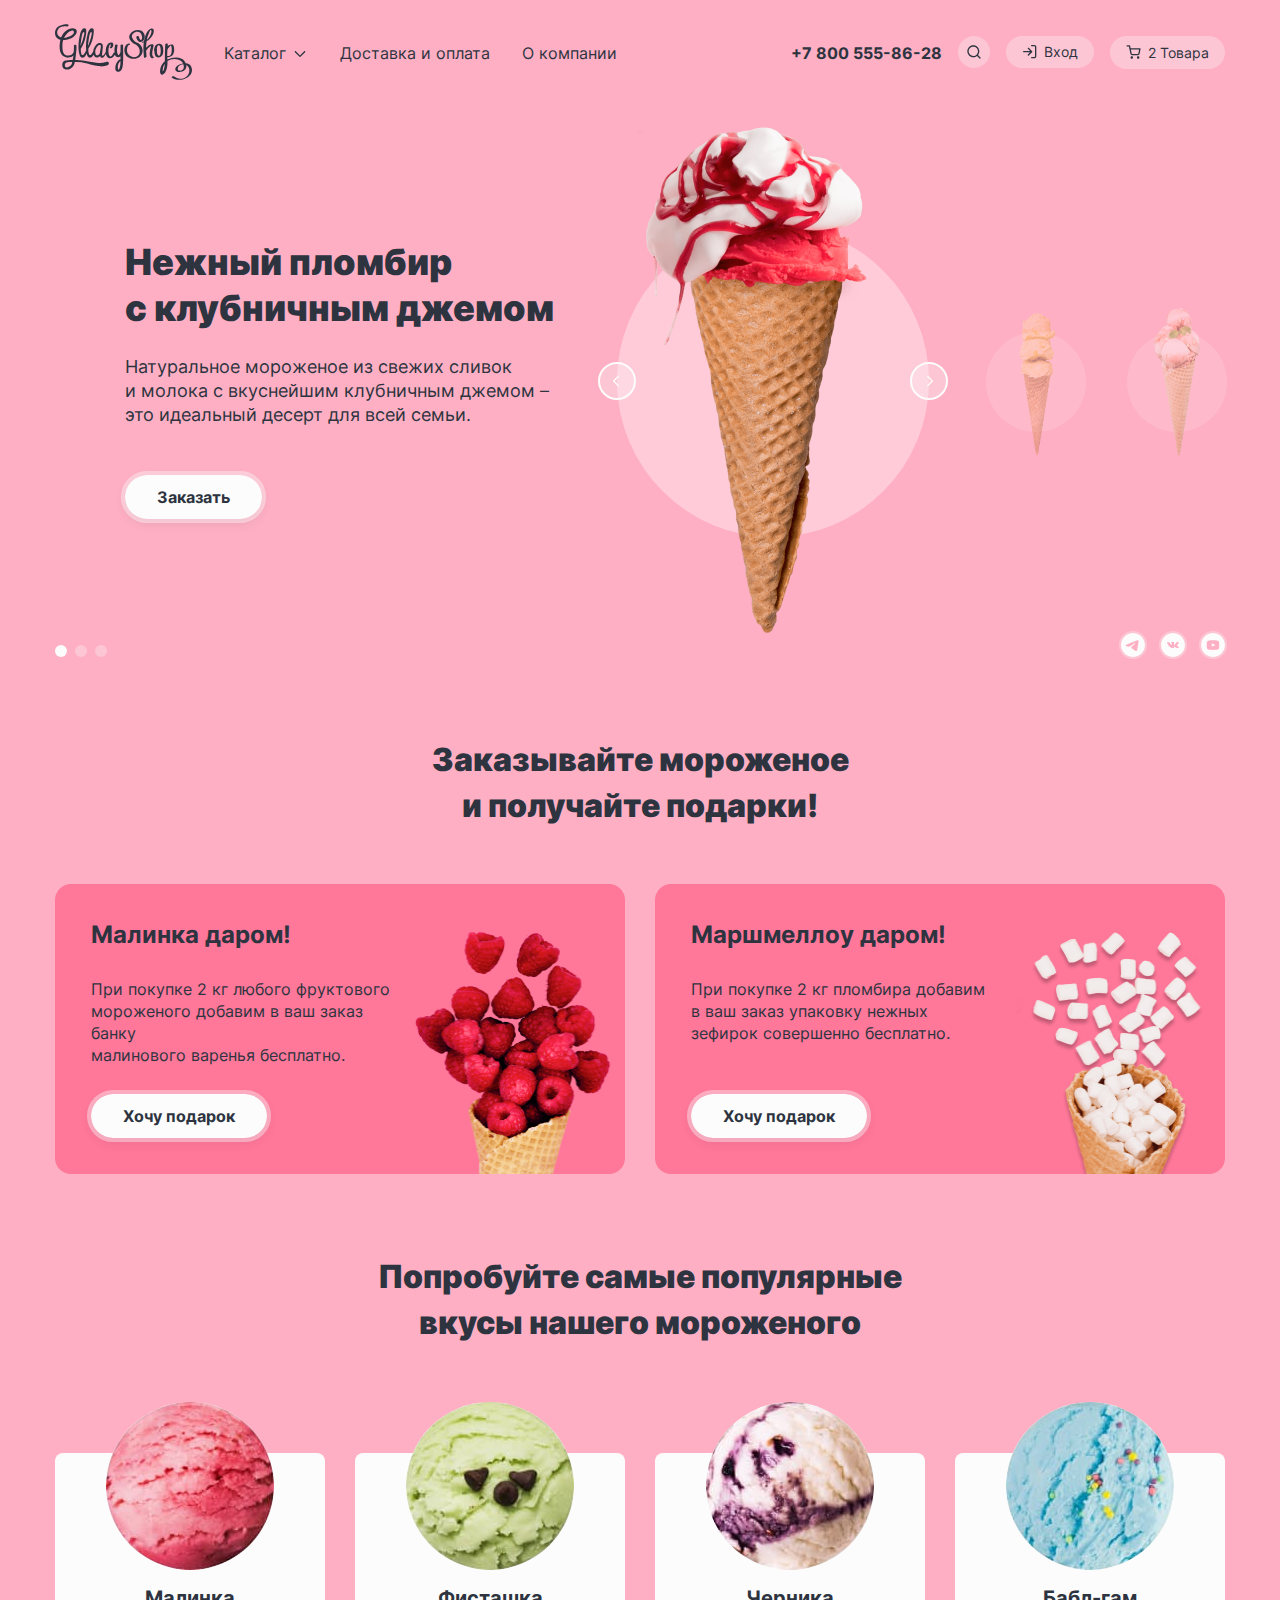
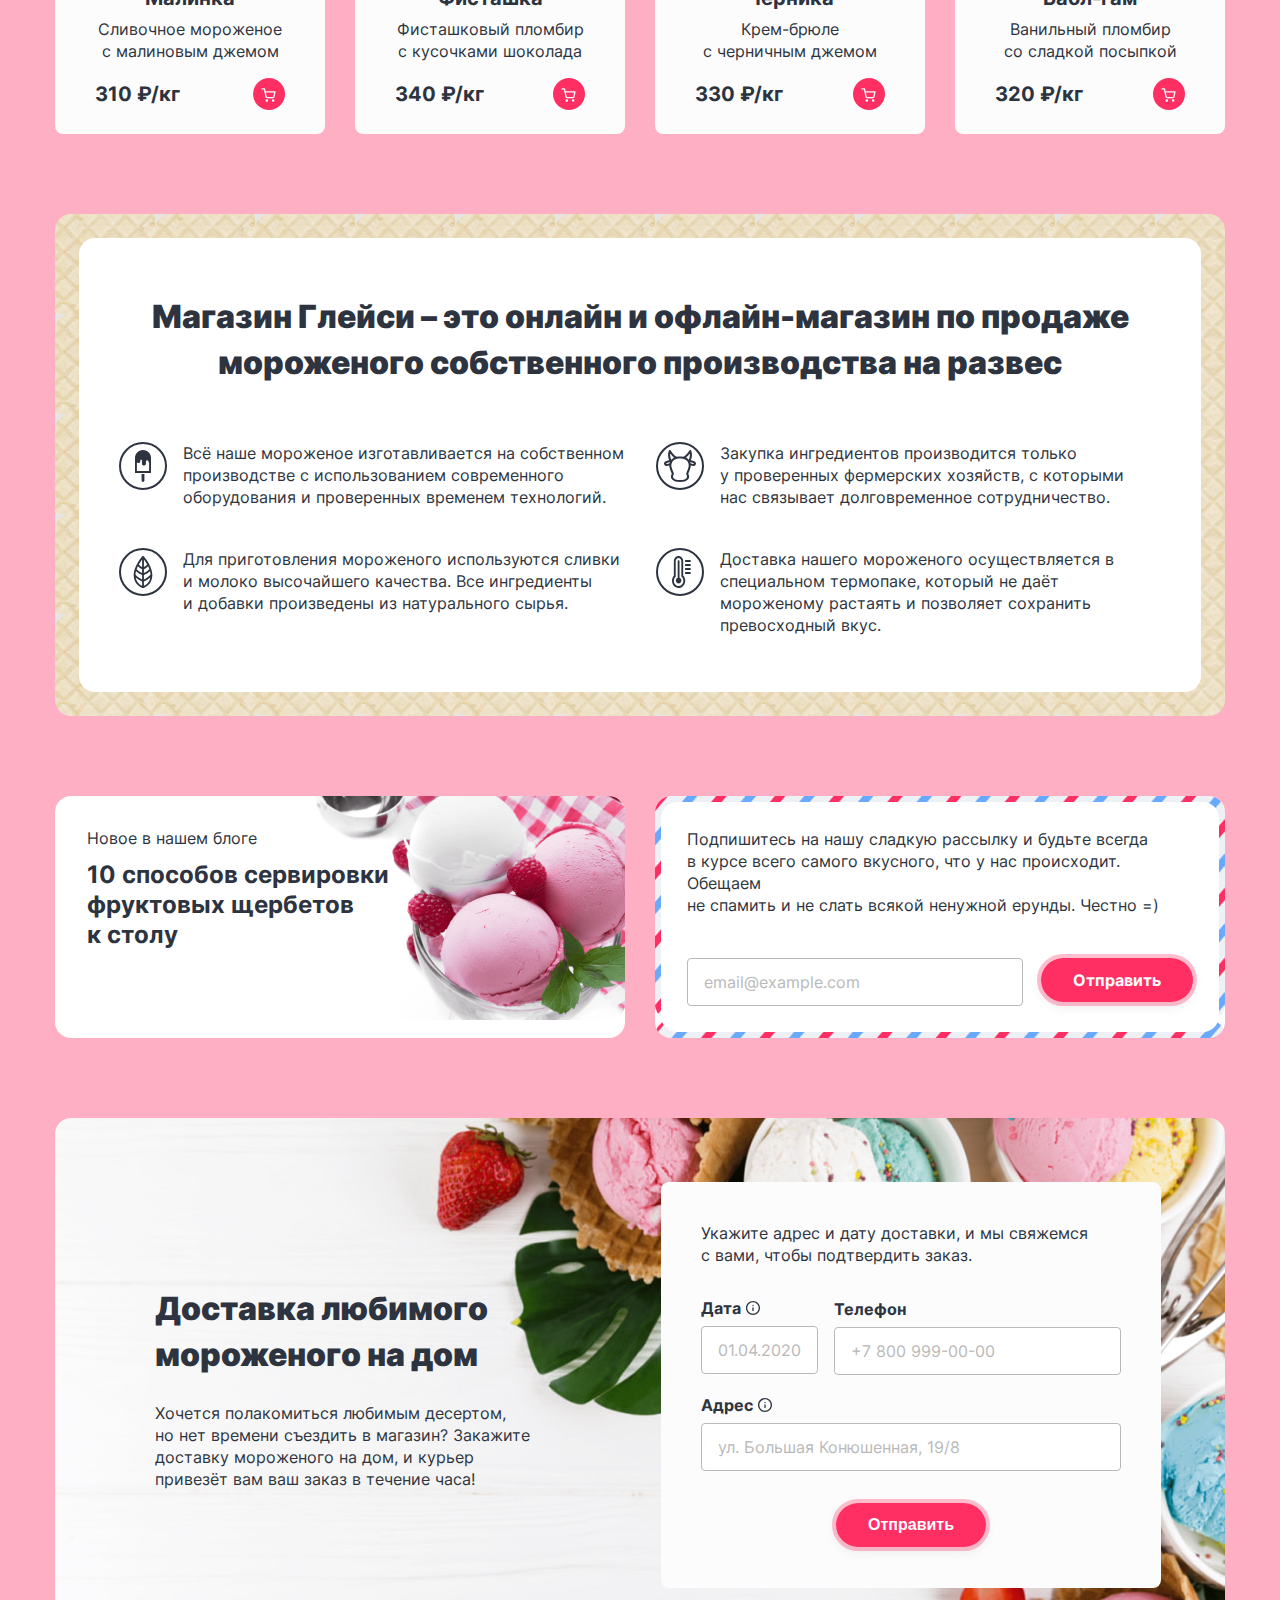
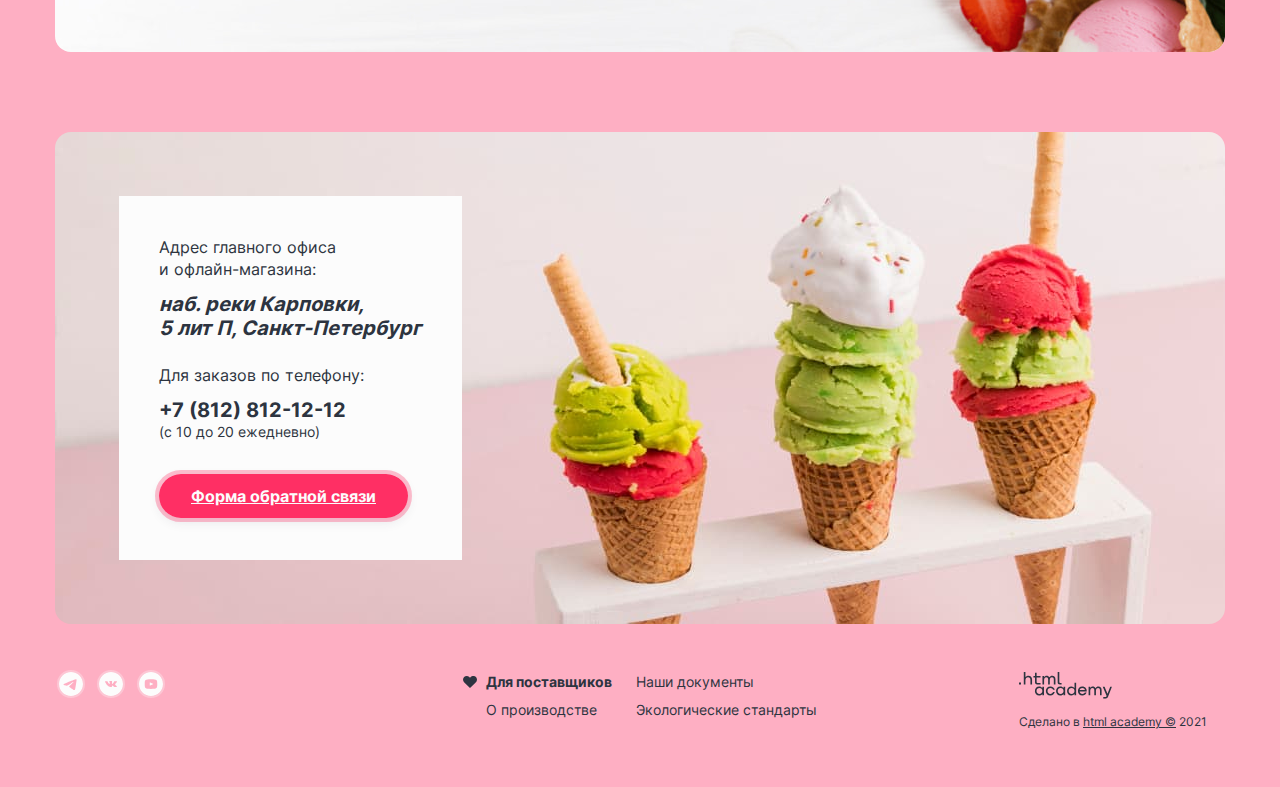
<file: master/index.html>
<!DOCTYPE html>
<html lang="ru">
  <head>
    <meta charset="utf-8">
    <title>HTML Academy: Глейси</title>
    <link rel="stylesheet" href="styles/styles.css">
    <link rel="icon" href="favicon.ico">
    <link rel="icon" type="image/png" href="favicon-32x32.png">

    <base href="https://htmlacademy-htmlcss.github.io/1801871-gllacy-35/master/">
</head>
  <body>

    <header class="main-header">
      <div class="navigation-wrapper">
        <nav class="main-navigation">
              <a class="header-logo" href="#">
                <img class="logo" alt="Логотип магазина мороженого Глейси" src="images/element/logo.svg"
                width="137" height="56">
              </a>
          <ul class="navigation-list">
            <li class="navigation-item navigation-item-catalog">
              <a class="catalog-dropdown navigation-item-link" href="catalog.html">
                  Каталог
                  <svg width="16" height="16" viewBox="0 0 16 16" fill="none" xmlns="http://www.w3.org/2000/svg" aria-hidden="true" focusable="false" class="catalog-dropdown-icon">
                    <path fill-rule="evenodd" clip-rule="evenodd" d="M3.80799 6.19526C3.54764 5.93491 3.12553 5.93491 2.86518 6.19526C2.60483 6.45561 2.60483 6.87772 2.86518 7.13807L7.52553 11.7984C7.52759 11.8005 7.52967 11.8026 7.53177 11.8047C7.66246 11.9354 7.83392 12.0005 8.00521 12C8.17518 11.9995 8.34498 11.9344 8.47466 11.8047C8.47675 11.8027 8.47881 11.8006 8.48087 11.7985L13.1412 7.13807C13.4016 6.87772 13.4016 6.45561 13.1412 6.19526C12.8809 5.93491 12.4588 5.93491 12.1984 6.19526L8.00321 10.3905L3.80799 6.19526Z" />
                    </svg>
              </a>
              <div class="catalog-popover">
                <h2 class="catalog-popover-title">Новинки</h2>
                <hr class="catalog-popover-hr">
                <ul class="catalog-popover-list">
                  <li class="catalog-popover-item">
                    <a class="catalog-popover-link link-padding" href="#">Сливочное</a>
                  </li>
                  <li class="catalog-popover-item">
                    <a class="catalog-popover-link link-padding" href="#">Щербеты</a>
                  </li>
                  <li class="catalog-popover-item">
                    <a class="catalog-popover-link link-padding" href="#">Фруктовый лед</a>
                  </li>
                  <li class="catalog-popover-item">
                    <a class="catalog-popover-link link-padding" href="#">Мелорин</a>
                  </li>
                </ul>
              </div>
            </li>
            <li class="navigation-item">
              <a href="#" class="navigation-item-link">Доставка и оплата</a>
            </li>
            <li class="navigation-item">
              <a href="#" class="navigation-item-link">О компании</a>
            </li>
          </ul>
        </nav>
        <div class="user-navigation-telephone-wrapper">
          <a class="main-header-telephone" href="tel:+78128121212">+7 800 555-86-28</a>

          <nav class="user-navigation">
            <ul class="user-navigation-list">
              <li class="user-navigation-item">
                <a class="button-search" href="#">
                  <span class="visually-hidden">Кнопка поиска.</span>
                  <svg width="16" height="16" viewBox="0 0 16 16" fill="none" xmlns="http://www.w3.org/2000/svg" aria-hidden="true" focusable="false" class="button-search-img">
                    <path fill-rule="evenodd" clip-rule="evenodd" d="M2.66341 7.33008C2.66341 4.75275 4.75275 2.66341 7.33008 2.66341C9.90741 2.66341 11.9967 4.75275 11.9967 7.33008C11.9967 8.58735 11.4995 9.7285 10.691 10.5676C10.6682 10.5852 10.6462 10.6044 10.6253 10.6253C10.6044 10.6463 10.5852 10.6682 10.5676 10.6911C9.72847 11.4996 8.58734 11.9967 7.33008 11.9967C4.75275 11.9967 2.66341 9.90741 2.66341 7.33008ZM11.0752 12.018C10.0487 12.8391 8.74675 13.3301 7.33008 13.3301C4.01637 13.3301 1.33008 10.6438 1.33008 7.33008C1.33008 4.01637 4.01637 1.33008 7.33008 1.33008C10.6438 1.33008 13.3301 4.01637 13.3301 7.33008C13.3301 8.74676 12.8391 10.0488 12.018 11.0752L14.4681 13.5253C14.7285 13.7857 14.7285 14.2078 14.4681 14.4682C14.2078 14.7285 13.7857 14.7285 13.5253 14.4682L11.0752 12.018Z"/>
                    </svg>
                </a>
                <div class="popover-search">
                  <input type="text" name="search" id="search-popover" class="input search-popover" placeholder="Поиск по сайту">
                  <label for="search-popover" class="visually-hidden">Окно поиска</label>
                </div>
              </li>
              <li class="user-navigation-item">
                <a class="button-entry" href="#">
                  <span class="visually-hidden">Кнопка входа.</span>
                  <svg width="16" height="16" viewBox="0 0 16 16" fill="none" xmlns="http://www.w3.org/2000/svg" aria-hidden="true" focusable="false" class="button-entry-img">
                    <path fill-rule="evenodd" clip-rule="evenodd" d="M9 1.66667C9 1.29848 9.29848 1 9.66667 1H12.3333C12.8638 1 13.3725 1.21071 13.7475 1.58579C14.1226 1.96086 14.3333 2.46957 14.3333 3V12.3333C14.3333 12.8638 14.1226 13.3725 13.7475 13.7475C13.3725 14.1226 12.8638 14.3333 12.3333 14.3333H9.66667C9.29848 14.3333 9 14.0349 9 13.6667C9 13.2985 9.29848 13 9.66667 13H12.3333C12.5101 13 12.6797 12.9298 12.8047 12.8047C12.9298 12.6797 13 12.5101 13 12.3333V3C13 2.82319 12.9298 2.65362 12.8047 2.5286C12.6797 2.40357 12.5101 2.33333 12.3333 2.33333H9.66667C9.29848 2.33333 9 2.03486 9 1.66667ZM5.86189 3.86193C6.12224 3.60158 6.54435 3.60158 6.8047 3.86193L10.1338 7.19103C10.1509 7.20785 10.1671 7.22559 10.1824 7.24416C10.2142 7.28296 10.2411 7.32451 10.2628 7.36795C10.3079 7.45781 10.3333 7.55927 10.3333 7.66667C10.3333 7.77529 10.3074 7.87785 10.2613 7.96846C10.241 8.00841 10.2164 8.04675 10.1876 8.08278C10.1708 8.10378 10.1527 8.12375 10.1335 8.14256L6.8047 11.4714C6.54435 11.7318 6.12224 11.7318 5.86189 11.4714C5.60154 11.2111 5.60154 10.7889 5.86189 10.5286L8.05715 8.33333H1.66667C1.29848 8.33333 1 8.03486 1 7.66667C1 7.29848 1.29848 7 1.66667 7H8.05715L5.86189 4.80474C5.60154 4.54439 5.60154 4.12228 5.86189 3.86193Z"/>
                    </svg>
                    Вход
                </a>
                <div class="popover-enter">
                  <h2 class="popover-enter-title">Личный кабинет</h2>
                  <form class="popover-enter-form" action="https://echo.htmlacademy.ru">
                    <input type="email" id="popover-email" name="popover-email" class="popover-email input" placeholder="email@example.com">

                    <label for="popover-email" class="visually-hidden">Поле ввода почты</label>

                    <input type="password" id="popover-password" name="popover-password" class="popover-password input">
                    <label for="popover-password" class="visually-hidden">Поле ввода пароля</label>

                  <div class="popover-enter-button-help-container">
                    <button class="popover-enter-button button-red main-button-text-decoration" type="submit">Войти</button>
                    <a class="popover-enter-link popover-enter-link-password" href="#">Забыли пароль?</a>
                    <a class="popover-enter-link popver-enter-link-registration" href="#">Регистрация</a>
                  </div>
                  </form>
                </div>
              </li>
              <li class="user-navigation-item">
                <a class="button-basket" href="#">
                    <span class="basket-value">2 Товара</span>
                    <svg width="16" height="16" viewBox="0 0 16 16" fill="none" xmlns="http://www.w3.org/2000/svg" aria-hidden="true" focusable="false" class="button-basket-img">
                      <path fill-rule="evenodd" clip-rule="evenodd" d="M1.16667 1.25C0.798477 1.25 0.5 1.54848 0.5 1.91667C0.5 2.28486 0.798477 2.58333 1.16667 2.58333H2.93794L3.40537 4.91872C3.40821 4.93667 3.41176 4.95438 3.416 4.97182L4.38338 9.80515L4.3835 9.80571C4.46706 10.2257 4.69562 10.603 5.02921 10.8715C5.36111 11.1387 5.77595 11.2813 6.20183 11.2748H11.8225C12.2484 11.2813 12.6633 11.1387 12.9952 10.8715C13.3289 10.6029 13.5575 10.2254 13.641 9.80515L13.641 9.80515L13.642 9.80016L14.5691 4.93872C14.6063 4.74355 14.5545 4.54195 14.4279 4.38887C14.3012 4.23578 14.1129 4.14716 13.9142 4.14716H4.61072L4.1381 1.78583C4.07574 1.47426 3.80215 1.25 3.4844 1.25H1.16667ZM5.69098 9.54444L4.87759 5.4805H13.1084L12.3328 9.54736C12.31 9.65988 12.2485 9.7609 12.1591 9.83291C12.0691 9.90535 11.9565 9.94383 11.841 9.94162L11.841 9.94149H11.8282H6.19614V9.94137L6.18337 9.94162C6.06787 9.94383 5.95528 9.90535 5.8653 9.83291C5.77531 9.76048 5.71368 9.6587 5.69117 9.5454L5.69098 9.54444ZM4.55739 13.5054C4.55739 12.8175 5.1151 12.2597 5.80307 12.2597C6.49105 12.2597 7.04876 12.8175 7.04876 13.5054C7.04876 14.1934 6.49105 14.7511 5.80307 14.7511C5.1151 14.7511 4.55739 14.1934 4.55739 13.5054ZM10.9307 13.5054C10.9307 12.8175 11.4884 12.2597 12.1764 12.2597C12.8644 12.2597 13.4221 12.8175 13.4221 13.5054C13.4221 14.1934 12.8644 14.7511 12.1764 14.7511C11.4884 14.7511 10.9307 14.1934 10.9307 13.5054Z"/>
                      </svg>
                </a>
                <div class="popover-cart">
                  <div class="popover-content">
                      <h2 class="popover-title">Корзина</h2>
                      <ul class="popover-cart-list">
                        <li class="popover-cart-list-item">
                          <a href="#" class="popover-cart-list-item-link">
                            <img  src="images/product/product-1.jpg" alt="Малиноваое мороженное" width="48" height="48" class="popover-cart-list-item-img">
                          </a>
                          <h3 class="popover-cart-list-item-title">Малинка</h3>
                          <span class="popover-cart-list-item-amount">1 кг х 310 ₽</span>
                          <div class="popover-cart-list-item-price-delete-container">
                            <span class="popover-cart-list-item-price">310 ₽</span>
                            <button class="popover-cart-list-item-delete" type="button"></button>
                          </div>
                        </li>
                        <li class="popover-cart-list-item">
                          <a href="#" class="popover-cart-list-item-link">
                            <img  src="images/product/product-4.jpg" alt="Малиноваое мороженное" width="48" height="48" class="popover-cart-list-item-img">
                          </a>
                          <h3 class="popover-cart-list-item-title">Бабл-гам</h3>
                          <span class="popover-cart-list-item-amount">1,5 кг х 320 ₽</span>
                          <div class="popover-cart-list-item-price-delete-container">
                            <span class="popover-cart-list-item-price">480 ₽</span>
                            <button class="popover-cart-list-item-delete" type="button"></button>
                          </div>
                        </li>
                      </ul>
                      <div class="popover-submit-button-final-price-container">
                        <button class="main-button-text-decoration button-red">Оформить заказ</button>
                        <span class="popover-final-price-container">Итого: 790 ₽</span>
                      </div>
                  </div>
                </div>
                <div class="popover-cart-empty">
                  <h2 class="popover-cart-empty-title">Ваша корзина пока пуста</h2>
                </div>
              </li>
            </ul>
          </nav>
        </div>
      </div>
    </header>



    <main class="main-index">
      <div class="main-container">
        <h1 class="visually-hidden">Магазин мороженного Глейси</h1>

        <section class="offer-slider">
          <h2 class="visually-hidden">Мороженные на выбор</h2>
          <ul class="offer-slides">
            <li class="offer-slide">
              <div class="offer-slide-text-container">
                <h3 class="offer-slide-title">Нежный пломбир<br>
                  с клубничным джемом</h3>
                <p class="offer-slider-text-content">Натуральное мороженое из свежих сливок<br>
                  и молока с вкуснейшим клубничным джемом –<br>это идеальный десерт для всей семьи. </p>
                <a class="main-button-text-decoration main-button" href="#">Заказать</a>
              </div>
              <div class="offer-slide-img-container">
                <div class="offer-slider-img-item-big">
                  <img src="images/slider/slider-ice-cream-1.png" alt="Нежный пломбир с клубничным джемом" class="big-slider-img" width="306" height="507">
                </div>
                <div class="offer-slide-img-item-small">
                  <img src="images/slider/slider-ice-cream-2.png" alt="Сливочное мороженое со вкусом банана" class="small-slider-img"
                  width="66" height="150">
                </div>
                <div class="offer-slide-img-item-small">
                  <img src="images/slider/slider-ice-cream-3.png" alt="Карамельный пломбир с маршмеллоу" class="small-slider-img"
                  width="66" height="150">
                </div>
              </div>
            </li>
            <li class="offer-slide visually-hidden">
              <div class="offer-slide-text-container">
                <h3 class="offer-slide-title">Сливочное мороженое со вкусом банана</h3>
                <p class="offer-slider-text-content">Сливочное мороженое с ярким банановым вкусом подарит вам свежесть и наслаждение даже в самый жаркий летний день. </p>
                <a class="main-button-text-decoration main-button" href="#">Заказать</a>
                </div>
              <div class="offer-slide-img-container">
                <div class="offer-slider-img-item-big">
                  <img src="images/slider/slider-ice-cream-2.png" alt="Сливочное мороженое со вкусом банана" class="big-slider-img"
                  width="306" height="507">
                </div>
                <div class="offer-slide-img-item-small">
                  <img src="images/slider/slider-ice-cream-3.png" alt="Карамельный пломбир с маршмеллоу" class="small-slider-img"
                  width="66" height="150">
                </div>
                <div class="offer-slide-img-item-small">
                  <img src="images/slider/slider-ice-cream-1.png" alt="Нежный пломбир с клубничным джемом" class="small-slider-img"
                  width="66" height="150">
                </div>
              </div>
            </li>
            <li class="offer-slide visually-hidden">
              <div class="offer-slide-text-container">
                <h3 class="offer-slide-title">Карамельный пломбир
                  с маршмеллоу</h3>
                <p class="offer-slider-text-content">Необычный сладкий десерт с карамельным топпингом и кусочками зефира завоюет сердца сладкоежек всех возрастов.</p>
                <a class="main-button-text-decoration main-button" href="#">Заказать</a>
                </div>
              <div class="offer-slide-img-container">
                <div class="offer-slider-img-item-big">
                  <img src="images/slider/slider-ice-cream-3.png" alt="Карамельный пломбир с маршмеллоу" class="big-slider-img"
                  width="306" height="507">
                </div>
                <div class="offer-slide-img-item-small">
                  <img src="images/slider/slider-ice-cream-1.png" alt="Нежный пломбир с клубничным джемом" class="small-slider-img"
                  width="66" height="150">
                </div>
                <div class="offer-slide-img-item-small">
                  <img src="images/slider/slider-ice-cream-2.png" alt="Сливочное мороженое со вкусом банана" class="small-slider-img"
                  width="66" height="150">
                </div>
              </div>
            </li>
          </ul>
          <div class="offer-slider-navigation-buttons">
            <a class="slider-button slider-prev" href="#">
              <span class="visually-hidden">Предыдущее фото</span>
              <svg width="16" height="16" viewBox="0 0 16 16" fill="none" xmlns="http://www.w3.org/2000/svg" aria-hidden="true" focusable="false" class="slider-button-arrow">
                <path fill-rule="evenodd" clip-rule="evenodd" d="M9.8033 3.80515C10.063 3.54545 10.063 3.12439 9.8033 2.8647C9.54361 2.605 9.12255 2.605 8.86285 2.8647L4.19477 7.53277C3.93593 7.79162 3.93508 8.21075 4.19221 8.47065C4.19338 8.47183 4.19454 8.47301 4.19572 8.47418L8.8638 13.1423C9.12349 13.402 9.54455 13.402 9.80425 13.1423C10.0639 12.8826 10.0639 12.4615 9.80425 12.2018L5.60545 8.00301L9.8033 3.80515Z"/>
              </svg>
            </a>
            <a class="slider-button slider-next" href="#">
              <span class="visually-hidden">Следующее фото</span>
              <svg width="16" height="16" viewBox="0 0 16 16" fill="none" xmlns="http://www.w3.org/2000/svg" aria-hidden="true" focusable="false" class="slider-button-arrow">
                <path fill-rule="evenodd" clip-rule="evenodd" d="M7.13526 2.8647C6.87557 2.605 6.45451 2.605 6.19481 2.8647C5.93511 3.12439 5.93511 3.54545 6.19481 3.80515L10.3961 8.00643L6.19477 12.2077C5.93508 12.4674 5.93508 12.8885 6.19477 13.1482C6.45447 13.4079 6.87553 13.4079 7.13523 13.1482L11.804 8.47944C11.8049 8.47852 11.8058 8.47759 11.8068 8.47666C12.0665 8.21696 12.0665 7.79591 11.8068 7.53621L7.13526 2.8647Z"/>
                </svg>

            </a>
          </div>
          <div class="offer-slider-navigation-dots-social-container">
            <div class="offer-slider-navigation-dots">
              <ul class="offer-slider-navigation-dots-list">
                <li class="offer-slider-navigation-dots-item">
                  <a class="offer-slider-navigation-dots-button current" href="#">
                    <span class="visually-hidden">1 фото</span>
                  </a>
                </li>
                <li class="offer-slider-navigation-dots-item">
                  <a class="offer-slider-navigation-dots-button" href="#">
                    <span class="visually-hidden">2 фото</span>
                  </a>
                </li>
                <li class="offer-slider-navigation-dots-item">
                  <a class="offer-slider-navigation-dots-button" href="#">
                    <span class="visually-hidden">3 фото</span>
                  </a>
                </li>
              </ul>
            </div>
            <div class="socials">
              <ul class="social-list">
                <li class="social-item">
                  <a class="social-link" href="#">
                    <span class="visually-hidden">Иконка телеграма.</span>
                    <svg xmlns="http://www.w3.org/2000/svg" width="24" height="24" viewBox="0 0 24 24" fill="none" aria-hidden="true" focusable="false" class="social-link-img">
                      <path fill-rule="evenodd" clip-rule="evenodd" d="M24 12C24 18.627 18.627 24 12 24C5.373 24 0 18.627 0 12C0 5.373 5.373 0 12 0C18.627 0 24 5.373 24 12ZM12.43 8.859C11.263 9.344 8.93 10.349 5.432 11.873C4.864 12.099 4.566 12.32 4.539 12.536C4.493 12.902 4.951 13.046 5.573 13.241C5.658 13.268 5.746 13.295 5.836 13.325C6.449 13.524 7.273 13.757 7.701 13.766C8.09 13.774 8.524 13.614 9.003 13.286C12.271 11.079 13.958 9.964 14.064 9.94C14.139 9.923 14.243 9.901 14.313 9.964C14.383 10.026 14.376 10.144 14.369 10.176C14.323 10.369 12.529 12.038 11.599 12.902C11.309 13.171 11.104 13.362 11.062 13.406C10.968 13.503 10.872 13.596 10.78 13.685C10.21 14.233 9.784 14.645 10.804 15.317C11.294 15.64 11.686 15.907 12.077 16.173C12.504 16.464 12.93 16.754 13.482 17.116C13.622 17.208 13.756 17.303 13.887 17.396C14.384 17.751 14.831 18.069 15.383 18.019C15.703 17.989 16.035 17.688 16.203 16.789C16.6 14.663 17.382 10.059 17.563 8.161C17.574 8.00341 17.5673 7.84509 17.543 7.689C17.5285 7.56293 17.4671 7.44693 17.371 7.364C17.228 7.247 17.006 7.222 16.906 7.224C16.455 7.232 15.763 7.473 12.43 8.859Z" />
                      </svg>
                  </a>
                </li>
                <li class="social-item">
                  <a class="social-link" href="#">
                    <span class="visually-hidden">Иконка Вк.</span>
                    <svg xmlns="http://www.w3.org/2000/svg" width="24" height="24" viewBox="0 0 24 24" fill="none" aria-hidden="true" focusable="false" class="social-link-img">
                      <path fill-rule="evenodd" clip-rule="evenodd" d="M24 12C24 18.6274 18.6274 24 12 24C5.37258 24 0 18.6274 0 12C0 5.37258 5.37258 0 12 0C18.6274 0 24 5.37258 24 12ZM12.5884 14.9749H11.8711C11.8711 14.9749 10.2885 15.0584 8.89479 13.7867C7.37486 12.3995 6.03249 9.64702 6.03249 9.64702C6.03249 9.64702 5.95511 9.46654 6.03917 9.3793C6.13366 9.28121 6.39106 9.27493 6.39106 9.27493L8.10567 9.26508C8.10567 9.26508 8.26727 9.28878 8.38294 9.36317C8.47824 9.42457 8.53167 9.53936 8.53167 9.53936C8.53167 9.53936 8.80878 10.1536 9.17581 10.7093C9.89212 11.7942 10.2258 12.0315 10.469 11.9152C10.8233 11.7458 10.7171 10.3816 10.7171 10.3816C10.7171 10.3816 10.7236 9.88646 10.5387 9.66601C10.3955 9.4951 10.1254 9.44527 10.0062 9.43128C9.90971 9.42 10.0681 9.22367 10.2733 9.13558C10.5819 9.00308 11.1268 8.99551 11.7706 9.00136C12.2722 9.00579 12.4165 9.0332 12.6127 9.07475C13.0677 9.17105 13.0536 9.47963 13.0229 10.1454C13.0138 10.3444 13.0032 10.5752 13.0032 10.8418C13.0032 10.9018 13.0012 10.9657 12.9991 11.0315C12.9885 11.3725 12.9763 11.7629 13.2324 11.908C13.3637 11.9822 13.6849 11.9191 14.4884 10.7233C14.8693 10.1566 15.1549 9.49024 15.1549 9.49024C15.1549 9.49024 15.2173 9.37145 15.3142 9.32048C15.4134 9.26851 15.5472 9.2845 15.5472 9.2845L17.3515 9.27465C17.3515 9.27465 17.8937 9.21796 17.9815 9.43242C18.0735 9.65758 17.7788 10.1833 17.0417 11.0444C16.3463 11.8567 16.006 12.1587 16.0328 12.4236C16.0527 12.6198 16.2739 12.7957 16.7015 13.1436C17.5897 13.8661 17.8264 14.2455 17.8827 14.3357C17.8872 14.343 17.8906 14.3484 17.893 14.3519C18.2905 14.9296 17.4522 14.9749 17.4522 14.9749L15.8497 14.9944C15.8497 14.9944 15.5053 15.0543 15.0521 14.7814C14.8151 14.6388 14.5833 14.406 14.3626 14.1842C14.0251 13.8451 13.7131 13.5316 13.4469 13.6056C13.0002 13.7298 13.0143 14.5734 13.0143 14.5734C13.0143 14.5734 13.0175 14.7536 12.9157 14.8495C12.8051 14.954 12.5884 14.9749 12.5884 14.9749Z"/>
                      </svg>
                  </a>
                </li>
                <li class="social-item">
                  <a class="social-link" href="#">
                    <span class="visually-hidden">Иконка ютуба.</span>
                    <svg xmlns="http://www.w3.org/2000/svg" width="24" height="24" viewBox="0 0 24 24" fill="none" aria-hidden="true" focusable="false" class="social-link-img">
                      <path d="M14.0037 11.7913L11.1963 10.4813C10.9513 10.3675 10.75 10.495 10.75 10.7662V13.2338C10.75 13.505 10.9513 13.6325 11.1963 13.5188L14.0025 12.2087C14.2488 12.0938 14.2487 11.9063 14.0037 11.7913ZM12 0C5.3725 0 0 5.3725 0 12C0 18.6275 5.3725 24 12 24C18.6275 24 24 18.6275 24 12C24 5.3725 18.6275 0 12 0ZM12 16.875C5.8575 16.875 5.75 16.3213 5.75 12C5.75 7.67875 5.8575 7.125 12 7.125C18.1425 7.125 18.25 7.67875 18.25 12C18.25 16.3213 18.1425 16.875 12 16.875Z" />
                      </svg>
                  </a>
                </li>
              </ul>
            </div>
          </div>
        </section>


        <section class="gifts">
          <h2 class="gifts-title large-text-decoration">Заказывайте мороженое<br> и получайте подарки!</h2>
          <ul class="gift-list">
            <li class="gift-item">
              <div class="gift-text-container">
                <h3 class="gift-item-title medium-text-decoration">Малинка даром!</h3>
                <p class="gift-item-text-content">При покупке 2 кг любого фруктового<br>
                  мороженого добавим в ваш заказ банку<br>
                    малинового варенья бесплатно.</p>
                <a class="main-button-text-decoration main-button" href="#">Хочу подарок</a>
              </div>
              <a class="gift-item-link">
                <img src="images/promo/raspberry.png" class="gift-item-img" alt
                width="217" height="268">
              </a>
            </li>
            <li class="gift-item">
              <div class="gift-text-container">
                <h3 class="gift-item-title medium-text-decoration">Маршмеллоу даром!</h3>
                <p class="gift-item-text-content">При покупке 2 кг пломбира добавим<br> в ваш заказ упаковку нежных<br> зефирок совершенно бесплатно.</p>
                <a class="main-button-text-decoration main-button" href="#">Хочу подарок</a>
              </div>
              <a class="gift-item-link">
                <img src="images/promo/marshmallow.png" class="gift-item-img" alt
                width="219" height="268">
              </a>
            </li>

          </ul>
        </section>

        <section class="popular-product">
          <h2 class="popular-title large-text-decoration">Попробуйте самые популярные<br> вкусы нашего мороженого</h2>
          <ul class="popular-product-list">
            <li class="ice-cream-item">
              <a class="ice-cream-item-link" href="#">
                <img class="ice-cream-item-link-img" src="images/product/product-1.jpg" alt
                width="168" height="168">
              </a>
              <div class="ice-cream-item-text-container">
                <h3 class="ice-cream-item-title small-text-decoration">Малинка</h3>
                <p class="ice-cream-item-description">Сливочное мороженое с малиновым джемом</p>
                <div class="ice-cream-item-price-button-container">
                  <span class="small-text-decoration">310 ₽/кг</span>
                  <a  class="button-small-busket" href="#">
                    <span class="visually-hidden">В корзину</span>
                    <svg width="16" height="16" viewBox="0 0 16 16" fill="none" xmlns="http://www.w3.org/2000/svg" aria-hidden="true" focusable="false" class="button-small-busket-img">
                      <path fill-rule="evenodd" clip-rule="evenodd" d="M1.16667 1.25C0.798477 1.25 0.5 1.54848 0.5 1.91667C0.5 2.28486 0.798477 2.58333 1.16667 2.58333H2.93794L3.40537 4.91872C3.40821 4.93667 3.41176 4.95438 3.416 4.97182L4.38338 9.80515L4.3835 9.80571C4.46706 10.2257 4.69562 10.603 5.02921 10.8715C5.36111 11.1387 5.77595 11.2813 6.20183 11.2748H11.8225C12.2484 11.2813 12.6633 11.1387 12.9952 10.8715C13.3289 10.6029 13.5575 10.2254 13.641 9.80515L13.641 9.80515L13.642 9.80016L14.5691 4.93872C14.6063 4.74355 14.5545 4.54195 14.4279 4.38887C14.3012 4.23578 14.1129 4.14716 13.9142 4.14716H4.61072L4.1381 1.78583C4.07574 1.47426 3.80215 1.25 3.4844 1.25H1.16667ZM5.69098 9.54444L4.87759 5.4805H13.1084L12.3328 9.54736C12.31 9.65988 12.2485 9.7609 12.1591 9.83291C12.0691 9.90535 11.9565 9.94383 11.841 9.94162L11.841 9.94149H11.8282H6.19614V9.94137L6.18337 9.94162C6.06787 9.94383 5.95528 9.90535 5.8653 9.83291C5.77531 9.76048 5.71368 9.6587 5.69117 9.5454L5.69098 9.54444ZM4.55739 13.5054C4.55739 12.8175 5.1151 12.2597 5.80307 12.2597C6.49105 12.2597 7.04876 12.8175 7.04876 13.5054C7.04876 14.1934 6.49105 14.7511 5.80307 14.7511C5.1151 14.7511 4.55739 14.1934 4.55739 13.5054ZM10.9307 13.5054C10.9307 12.8175 11.4884 12.2597 12.1764 12.2597C12.8644 12.2597 13.4221 12.8175 13.4221 13.5054C13.4221 14.1934 12.8644 14.7511 12.1764 14.7511C11.4884 14.7511 10.9307 14.1934 10.9307 13.5054Z"/>
                    </svg>
                  </a>
                </div>
              </div>
            </li>
            <li class="ice-cream-item">
              <a class="ice-cream-item-link" href="#">
                <img class="ice-cream-item-link-img" src="images/product/product-2.jpg" alt
                width="168" height="168">
              </a>
              <div class="ice-cream-item-text-container">
                <h3 class="ice-cream-item-title small-text-decoration">Фисташка</h3>
                <p class="ice-cream-item-description">Фисташковый пломбир с кусочками шоколада</p>
                <div class="ice-cream-item-price-button-container">
                  <span class="ice-cream-item-price small-text-decoration">340 ₽/кг</span>
                  <a  class="button-small-busket" href="#">
                    <span class="visually-hidden">В корзину</span>
                    <svg width="16" height="16" viewBox="0 0 16 16" fill="none" xmlns="http://www.w3.org/2000/svg" aria-hidden="true" focusable="false" class="button-small-busket-img">
                      <path fill-rule="evenodd" clip-rule="evenodd" d="M1.16667 1.25C0.798477 1.25 0.5 1.54848 0.5 1.91667C0.5 2.28486 0.798477 2.58333 1.16667 2.58333H2.93794L3.40537 4.91872C3.40821 4.93667 3.41176 4.95438 3.416 4.97182L4.38338 9.80515L4.3835 9.80571C4.46706 10.2257 4.69562 10.603 5.02921 10.8715C5.36111 11.1387 5.77595 11.2813 6.20183 11.2748H11.8225C12.2484 11.2813 12.6633 11.1387 12.9952 10.8715C13.3289 10.6029 13.5575 10.2254 13.641 9.80515L13.641 9.80515L13.642 9.80016L14.5691 4.93872C14.6063 4.74355 14.5545 4.54195 14.4279 4.38887C14.3012 4.23578 14.1129 4.14716 13.9142 4.14716H4.61072L4.1381 1.78583C4.07574 1.47426 3.80215 1.25 3.4844 1.25H1.16667ZM5.69098 9.54444L4.87759 5.4805H13.1084L12.3328 9.54736C12.31 9.65988 12.2485 9.7609 12.1591 9.83291C12.0691 9.90535 11.9565 9.94383 11.841 9.94162L11.841 9.94149H11.8282H6.19614V9.94137L6.18337 9.94162C6.06787 9.94383 5.95528 9.90535 5.8653 9.83291C5.77531 9.76048 5.71368 9.6587 5.69117 9.5454L5.69098 9.54444ZM4.55739 13.5054C4.55739 12.8175 5.1151 12.2597 5.80307 12.2597C6.49105 12.2597 7.04876 12.8175 7.04876 13.5054C7.04876 14.1934 6.49105 14.7511 5.80307 14.7511C5.1151 14.7511 4.55739 14.1934 4.55739 13.5054ZM10.9307 13.5054C10.9307 12.8175 11.4884 12.2597 12.1764 12.2597C12.8644 12.2597 13.4221 12.8175 13.4221 13.5054C13.4221 14.1934 12.8644 14.7511 12.1764 14.7511C11.4884 14.7511 10.9307 14.1934 10.9307 13.5054Z"/>
                    </svg>
                  </a>
                </div>
              </div>
            </li>
            <li class="ice-cream-item">
              <a class="ice-cream-item-link" href="#">
                <img class="ice-cream-item-link-img" src="images/product/product-3.jpg" alt
                width="168" height="168">
              </a>
              <div class="ice-cream-item-text-container">
                <h3 class="ice-cream-item-title small-text-decoration">Черника</h3>
                <p class="ice-cream-item-description">Крем-брюле<br> с черничным джемом</p>
                <div class="ice-cream-item-price-button-container">
                  <span class="ice-cream-item-price small-text-decoration">330 ₽/кг</span>
                  <a  class="button-small-busket" href="#">
                    <span class="visually-hidden">В корзину</span>
                    <svg width="16" height="16" viewBox="0 0 16 16" fill="none" xmlns="http://www.w3.org/2000/svg" aria-hidden="true" focusable="false" class="button-small-busket-img">
                      <path fill-rule="evenodd" clip-rule="evenodd" d="M1.16667 1.25C0.798477 1.25 0.5 1.54848 0.5 1.91667C0.5 2.28486 0.798477 2.58333 1.16667 2.58333H2.93794L3.40537 4.91872C3.40821 4.93667 3.41176 4.95438 3.416 4.97182L4.38338 9.80515L4.3835 9.80571C4.46706 10.2257 4.69562 10.603 5.02921 10.8715C5.36111 11.1387 5.77595 11.2813 6.20183 11.2748H11.8225C12.2484 11.2813 12.6633 11.1387 12.9952 10.8715C13.3289 10.6029 13.5575 10.2254 13.641 9.80515L13.641 9.80515L13.642 9.80016L14.5691 4.93872C14.6063 4.74355 14.5545 4.54195 14.4279 4.38887C14.3012 4.23578 14.1129 4.14716 13.9142 4.14716H4.61072L4.1381 1.78583C4.07574 1.47426 3.80215 1.25 3.4844 1.25H1.16667ZM5.69098 9.54444L4.87759 5.4805H13.1084L12.3328 9.54736C12.31 9.65988 12.2485 9.7609 12.1591 9.83291C12.0691 9.90535 11.9565 9.94383 11.841 9.94162L11.841 9.94149H11.8282H6.19614V9.94137L6.18337 9.94162C6.06787 9.94383 5.95528 9.90535 5.8653 9.83291C5.77531 9.76048 5.71368 9.6587 5.69117 9.5454L5.69098 9.54444ZM4.55739 13.5054C4.55739 12.8175 5.1151 12.2597 5.80307 12.2597C6.49105 12.2597 7.04876 12.8175 7.04876 13.5054C7.04876 14.1934 6.49105 14.7511 5.80307 14.7511C5.1151 14.7511 4.55739 14.1934 4.55739 13.5054ZM10.9307 13.5054C10.9307 12.8175 11.4884 12.2597 12.1764 12.2597C12.8644 12.2597 13.4221 12.8175 13.4221 13.5054C13.4221 14.1934 12.8644 14.7511 12.1764 14.7511C11.4884 14.7511 10.9307 14.1934 10.9307 13.5054Z"/>
                    </svg>
                  </a>
                </div>
              </div>
            </li>
            <li class="ice-cream-item">
              <a class="ice-cream-item-link" href="#">
                <img class="ice-cream-item-link-img" src="images/product/product-4.jpg" alt
                width="168" height="168">
              </a>
              <div class="ice-cream-item-text-container">
                <h3 class="ice-cream-item-title small-text-decoration">Бабл-гам</h3>
                <p class="ice-cream-item-description">Ванильный пломбир <br>со сладкой посыпкой</p>
                <div class="ice-cream-item-price-button-container">
                  <span class="ice-cream-item-price small-text-decoration">320 ₽/кг</span>
                  <a  class="button-small-busket" href="#">
                    <span class="visually-hidden">В корзину</span>
                    <svg width="16" height="16" viewBox="0 0 16 16" fill="none" xmlns="http://www.w3.org/2000/svg" aria-hidden="true" focusable="false" class="button-small-busket-img">
                      <path fill-rule="evenodd" clip-rule="evenodd" d="M1.16667 1.25C0.798477 1.25 0.5 1.54848 0.5 1.91667C0.5 2.28486 0.798477 2.58333 1.16667 2.58333H2.93794L3.40537 4.91872C3.40821 4.93667 3.41176 4.95438 3.416 4.97182L4.38338 9.80515L4.3835 9.80571C4.46706 10.2257 4.69562 10.603 5.02921 10.8715C5.36111 11.1387 5.77595 11.2813 6.20183 11.2748H11.8225C12.2484 11.2813 12.6633 11.1387 12.9952 10.8715C13.3289 10.6029 13.5575 10.2254 13.641 9.80515L13.641 9.80515L13.642 9.80016L14.5691 4.93872C14.6063 4.74355 14.5545 4.54195 14.4279 4.38887C14.3012 4.23578 14.1129 4.14716 13.9142 4.14716H4.61072L4.1381 1.78583C4.07574 1.47426 3.80215 1.25 3.4844 1.25H1.16667ZM5.69098 9.54444L4.87759 5.4805H13.1084L12.3328 9.54736C12.31 9.65988 12.2485 9.7609 12.1591 9.83291C12.0691 9.90535 11.9565 9.94383 11.841 9.94162L11.841 9.94149H11.8282H6.19614V9.94137L6.18337 9.94162C6.06787 9.94383 5.95528 9.90535 5.8653 9.83291C5.77531 9.76048 5.71368 9.6587 5.69117 9.5454L5.69098 9.54444ZM4.55739 13.5054C4.55739 12.8175 5.1151 12.2597 5.80307 12.2597C6.49105 12.2597 7.04876 12.8175 7.04876 13.5054C7.04876 14.1934 6.49105 14.7511 5.80307 14.7511C5.1151 14.7511 4.55739 14.1934 4.55739 13.5054ZM10.9307 13.5054C10.9307 12.8175 11.4884 12.2597 12.1764 12.2597C12.8644 12.2597 13.4221 12.8175 13.4221 13.5054C13.4221 14.1934 12.8644 14.7511 12.1764 14.7511C11.4884 14.7511 10.9307 14.1934 10.9307 13.5054Z"/>
                    </svg>
                  </a>
                </div>
              </div>
            </li>
          </ul>
        </section>

        <section class="about-us">
          <div class="about-us-wrapper">
            <h2 class="about-us-title large-text-decoration">Магазин Глейси – это онлайн и офлайн-магазин по продаже мороженого собственного производства на развес</h2>
            <ul class="about-us-list">
              <li class="about-us-item ice-cream-about-us">
                <p>Всё наше мороженое изготавливается на собственном производстве с использованием современного оборудования и проверенных временем технологий.</p>
              </li>
              <li class="about-us-item cow-about-us-img">
                <p>Закупка ингредиентов производится только<br>
                  у проверенных фермерских хозяйств, с которыми<br>
                  нас связывает долговременное сотрудничество.</p>
              </li>
              <li class="about-us-item leaf-about-us-img">
                <p>Для приготовления мороженого используются сливки и молоко высочайшего качества. Все ингредиенты<br>
                  и добавки произведены из натурального сырья.</p>
              </li>
              <li class="about-us-item thermometer-about-us-img">
                <p>Доставка нашего мороженого осуществляется в специальном термопаке, который не даёт мороженому растаять и позволяет сохранить превосходный вкус.</p>
              </li>
            </ul>
          </div>
        </section>

        <div class="new-in-blog-subscribe-form-container">
          <article class="new-in-blog">
            <h2 class="new-in-blog-title">Новое в нашем блоге</h2>
            <a class="new-in-blog-post-title medium-text-decoration" href="#">10 способов сервировки фруктовых щербетов<br>
              к столу</a>
          </article>

          <section class="subscribe-form">
            <div class="subscribe-form-wrapper">
              <h2 class="subscribe-form-title visually-hidden">Подписка на рассылку</h2>
              <p class="subscribe-form-text">Подпишитесь на нашу сладкую рассылку и будьте всегда<br>
                в курсе всего самого вкусного, что у нас происходит. Обещаем<br> не спамить и не слать всякой ненужной ерунды. Честно =)
              </p>
              <form action="https://echo.htmlacademy.ru" method="post" class="subscribe-form-form">
                <input type="email" name="email" class="subscribe-form-input input" placeholder="email@example.com" value="" id="email-subscribe-form">
                <label for="email-subscribe-form" class="visually-hidden">Поле ввода почты.</label>
                <button type="submit" class="main-button-text-decoration button-red" >
                  <span class="main-button-text-decoration">Отправить</span>
                </button>
              </form>
            </div>
          </section>
        </div>

        <section class="delivery">
          <div class="delivery-text-container">
            <h2 class="large-text-decoration delivery-title">Доставка любимого мороженого на дом</h2>
            <p>Хочется полакомиться любимым десертом, <br>но нет времени съездить в магазин? Закажите<br>доставку мороженого на дом, и курьер привезёт вам ваш заказ в течение часа! </p>
          </div>
          <div class="delivery-form-container">
            <form action="https://echo.htmlacademy.ru" method="post">
              <p class="delivery-form-request">Укажите адрес и дату доставки, и мы свяжемся<br> с вами, чтобы подтвердить заказ.</p>
              <div class="delivery-form">
                <p class="delivery-date">
                  <span class="delivery-date-label-help">
                    <label for="delivery-date">Дата</label>
                    <a class="delivery-help-link delivery-help-link-date" href="#" aria-labelledby="tooltip-label-date">
                      <svg width="16" height="16" viewBox="0 0 16 16" fill="none" xmlns="http://www.w3.org/2000/svg" class="delivery-help-img">
                        <path fill-rule="evenodd" clip-rule="evenodd" d="M8.00027 2.33333C4.87051 2.33333 2.33333 4.87051 2.33333 8.00027C2.33333 11.13 4.87051 13.6672 8.00027 13.6672C11.13 13.6672 13.6672 11.13 13.6672 8.00027C13.6672 4.87051 11.13 2.33333 8.00027 2.33333ZM1 8.00027C1 4.13413 4.13413 1 8.00027 1C11.8664 1 15.0005 4.13413 15.0005 8.00027C15.0005 11.8664 11.8664 15.0005 8.00027 15.0005C4.13413 15.0005 1 11.8664 1 8.00027ZM8.00006 7.33332C8.36825 7.33332 8.66672 7.6318 8.66672 7.99999V10.5334C8.66672 10.9016 8.36825 11.2001 8.00006 11.2001C7.63187 11.2001 7.33339 10.9016 7.33339 10.5334V7.99999C7.33339 7.6318 7.63187 7.33332 8.00006 7.33332ZM8.00006 4.79989C7.63187 4.79989 7.33339 5.09836 7.33339 5.46655C7.33339 5.83474 7.63187 6.13322 8.00006 6.13322H8.00672C8.37491 6.13322 8.67339 5.83474 8.67339 5.46655C8.67339 5.09836 8.37491 4.79989 8.00672 4.79989H8.00006Z" fill="#2D3440"/>
                        </svg>
                        </a>
                    <span class="tool-tip-text tool-tip-text-date" role="tooltip" id="tooltip-label-date">Введите дату доставки.</span>
                  </span>
                  <input type="text" name="delivery-date" id="delivery-date" class="input delivery-date-input" placeholder="01.04.2020">
                </p>
                <p class="delivery-telephone">
                  <label for="telephone" class="telephone">Телефон</label>
                  <input id="telephone" type="tel" name="delivery-telephone" class="input delivery-telephone-input" placeholder="+7 800 999-00-00">
                </p>
                <p class="delivery-address">
                  <span class="delivery-address-label-help">
                    <label for="delivery-address">Адрес</label>
                    <a class="delivery-help-link delivery-help-link-adress" href="#" aria-labelledby="tooltip-label-adress">
                      <svg width="16" height="16" viewBox="0 0 16 16" fill="none" xmlns="http://www.w3.org/2000/svg" class="delivery-help-img">
                        <path fill-rule="evenodd" clip-rule="evenodd" d="M8.00027 2.33333C4.87051 2.33333 2.33333 4.87051 2.33333 8.00027C2.33333 11.13 4.87051 13.6672 8.00027 13.6672C11.13 13.6672 13.6672 11.13 13.6672 8.00027C13.6672 4.87051 11.13 2.33333 8.00027 2.33333ZM1 8.00027C1 4.13413 4.13413 1 8.00027 1C11.8664 1 15.0005 4.13413 15.0005 8.00027C15.0005 11.8664 11.8664 15.0005 8.00027 15.0005C4.13413 15.0005 1 11.8664 1 8.00027ZM8.00006 7.33332C8.36825 7.33332 8.66672 7.6318 8.66672 7.99999V10.5334C8.66672 10.9016 8.36825 11.2001 8.00006 11.2001C7.63187 11.2001 7.33339 10.9016 7.33339 10.5334V7.99999C7.33339 7.6318 7.63187 7.33332 8.00006 7.33332ZM8.00006 4.79989C7.63187 4.79989 7.33339 5.09836 7.33339 5.46655C7.33339 5.83474 7.63187 6.13322 8.00006 6.13322H8.00672C8.37491 6.13322 8.67339 5.83474 8.67339 5.46655C8.67339 5.09836 8.37491 4.79989 8.00672 4.79989H8.00006Z" fill="#2D3440"/>
                        </svg>
                        </a>
                    <span class="tool-tip-text tool-tip-text-adress" role="tooltip" id="tooltip-label-adress">Введите название улицы, дома и квартиры.</span>
                  </span>
                  <input id="delivery-address" type="text" name="delivery-address" class="input delivery-address-input" placeholder="ул. Большая Конюшенная, 19/8">
                </p>
              </div>
              <button type="submit" class="main-button-text-decoration button-red delivery-submit-button" >
                <span class="main-button-text-decoration">Отправить</span>
              </button>
            </form>
          </div>
        </section>


        <section class="contact">
          <div class="contact-container">
          <h2 class="visually-hidden">Контакты</h2>
          <section class="address-section">
            <h3 class="address-section-title">Адрес главного офиса<br> и офлайн-магазина:</h3>
            <address class="address small-text-decoration">наб. реки Карповки,<br> 5 лит П, Санкт-Петербург</address>
          </section>
          <section class="telephone-section">
            <h3 class="telephone-section-title">Для заказов по телефону:</h3>
            <a href="tel:+78128121212" class="telephone-number small-text-decoration">+7 (812) 812-12-12</a>
            <p class="telephone-section-work-time">(с 10 до 20 ежедневно)</p>
          </section>
          <a class="button-red main-button-text-decoration" href="#">Форма обратной связи</a>
          </div>
        </section>
      </div>
    </main>

    <footer class="main-footer">
      <div class="footer-wrapper">
        <div class="socials socials-footer">
          <ul class="social-list">
            <li class="social-item">
              <a class="social-link" href="#">
                <span class="visually-hidden">Иконка телеграма.</span>
                <svg xmlns="http://www.w3.org/2000/svg" width="24" height="24" viewBox="0 0 24 24" fill="none" aria-hidden="true" focusable="false" class="social-link-img">
                  <path fill-rule="evenodd" clip-rule="evenodd" d="M24 12C24 18.627 18.627 24 12 24C5.373 24 0 18.627 0 12C0 5.373 5.373 0 12 0C18.627 0 24 5.373 24 12ZM12.43 8.859C11.263 9.344 8.93 10.349 5.432 11.873C4.864 12.099 4.566 12.32 4.539 12.536C4.493 12.902 4.951 13.046 5.573 13.241C5.658 13.268 5.746 13.295 5.836 13.325C6.449 13.524 7.273 13.757 7.701 13.766C8.09 13.774 8.524 13.614 9.003 13.286C12.271 11.079 13.958 9.964 14.064 9.94C14.139 9.923 14.243 9.901 14.313 9.964C14.383 10.026 14.376 10.144 14.369 10.176C14.323 10.369 12.529 12.038 11.599 12.902C11.309 13.171 11.104 13.362 11.062 13.406C10.968 13.503 10.872 13.596 10.78 13.685C10.21 14.233 9.784 14.645 10.804 15.317C11.294 15.64 11.686 15.907 12.077 16.173C12.504 16.464 12.93 16.754 13.482 17.116C13.622 17.208 13.756 17.303 13.887 17.396C14.384 17.751 14.831 18.069 15.383 18.019C15.703 17.989 16.035 17.688 16.203 16.789C16.6 14.663 17.382 10.059 17.563 8.161C17.574 8.00341 17.5673 7.84509 17.543 7.689C17.5285 7.56293 17.4671 7.44693 17.371 7.364C17.228 7.247 17.006 7.222 16.906 7.224C16.455 7.232 15.763 7.473 12.43 8.859Z" />
                  </svg>
              </a>
            </li>
            <li class="social-item">
              <a class="social-link" href="#">
                <span class="visually-hidden">Иконка Вк.</span>
                <svg xmlns="http://www.w3.org/2000/svg" width="24" height="24" viewBox="0 0 24 24" fill="none" aria-hidden="true" focusable="false" class="social-link-img">
                  <path fill-rule="evenodd" clip-rule="evenodd" d="M24 12C24 18.6274 18.6274 24 12 24C5.37258 24 0 18.6274 0 12C0 5.37258 5.37258 0 12 0C18.6274 0 24 5.37258 24 12ZM12.5884 14.9749H11.8711C11.8711 14.9749 10.2885 15.0584 8.89479 13.7867C7.37486 12.3995 6.03249 9.64702 6.03249 9.64702C6.03249 9.64702 5.95511 9.46654 6.03917 9.3793C6.13366 9.28121 6.39106 9.27493 6.39106 9.27493L8.10567 9.26508C8.10567 9.26508 8.26727 9.28878 8.38294 9.36317C8.47824 9.42457 8.53167 9.53936 8.53167 9.53936C8.53167 9.53936 8.80878 10.1536 9.17581 10.7093C9.89212 11.7942 10.2258 12.0315 10.469 11.9152C10.8233 11.7458 10.7171 10.3816 10.7171 10.3816C10.7171 10.3816 10.7236 9.88646 10.5387 9.66601C10.3955 9.4951 10.1254 9.44527 10.0062 9.43128C9.90971 9.42 10.0681 9.22367 10.2733 9.13558C10.5819 9.00308 11.1268 8.99551 11.7706 9.00136C12.2722 9.00579 12.4165 9.0332 12.6127 9.07475C13.0677 9.17105 13.0536 9.47963 13.0229 10.1454C13.0138 10.3444 13.0032 10.5752 13.0032 10.8418C13.0032 10.9018 13.0012 10.9657 12.9991 11.0315C12.9885 11.3725 12.9763 11.7629 13.2324 11.908C13.3637 11.9822 13.6849 11.9191 14.4884 10.7233C14.8693 10.1566 15.1549 9.49024 15.1549 9.49024C15.1549 9.49024 15.2173 9.37145 15.3142 9.32048C15.4134 9.26851 15.5472 9.2845 15.5472 9.2845L17.3515 9.27465C17.3515 9.27465 17.8937 9.21796 17.9815 9.43242C18.0735 9.65758 17.7788 10.1833 17.0417 11.0444C16.3463 11.8567 16.006 12.1587 16.0328 12.4236C16.0527 12.6198 16.2739 12.7957 16.7015 13.1436C17.5897 13.8661 17.8264 14.2455 17.8827 14.3357C17.8872 14.343 17.8906 14.3484 17.893 14.3519C18.2905 14.9296 17.4522 14.9749 17.4522 14.9749L15.8497 14.9944C15.8497 14.9944 15.5053 15.0543 15.0521 14.7814C14.8151 14.6388 14.5833 14.406 14.3626 14.1842C14.0251 13.8451 13.7131 13.5316 13.4469 13.6056C13.0002 13.7298 13.0143 14.5734 13.0143 14.5734C13.0143 14.5734 13.0175 14.7536 12.9157 14.8495C12.8051 14.954 12.5884 14.9749 12.5884 14.9749Z"/>
                  </svg>
              </a>
            </li>
            <li class="social-item">
              <a class="social-link" href="#">
                <span class="visually-hidden">Иконка ютуба.</span>
                <svg xmlns="http://www.w3.org/2000/svg" width="24" height="24" viewBox="0 0 24 24" fill="none" aria-hidden="true" focusable="false" class="social-link-img">
                  <path d="M14.0037 11.7913L11.1963 10.4813C10.9513 10.3675 10.75 10.495 10.75 10.7662V13.2338C10.75 13.505 10.9513 13.6325 11.1963 13.5188L14.0025 12.2087C14.2488 12.0938 14.2487 11.9063 14.0037 11.7913ZM12 0C5.3725 0 0 5.3725 0 12C0 18.6275 5.3725 24 12 24C18.6275 24 24 18.6275 24 12C24 5.3725 18.6275 0 12 0ZM12 16.875C5.8575 16.875 5.75 16.3213 5.75 12C5.75 7.67875 5.8575 7.125 12 7.125C18.1425 7.125 18.25 7.67875 18.25 12C18.25 16.3213 18.1425 16.875 12 16.875Z"/>
                  </svg>
              </a>
            </li>
          </ul>
        </div>

        <div class="footer-link">
          <ul class="footer-link-list">
            <li class="footer-link-item footer-link-item-special">
              <a class="footer-link" href="#">
                <b class="fotter-link-special">Для поставщиков</b>
              </a>
            </li>
            <li class="footer-link-item">
              <a class="footer-link" href="#">
                Наши документы
              </a>
            </li>
            <li class="footer-link-item">
              <a class="footer-link" href="#">
                О производстве
              </a>
            </li>
            <li class="footer-link-item">
              <a class="footer-link" href="#">
                Экологические стандарты
              </a>
            </li>
          </ul>
        </div>

        <div class="copyright">
          <a class="logo-link" href="#">
            <img alt="Логотип HTML" src="images/element/logo-htmlacademy.svg" width="93" height="27">
          </a>
          <span class="copyright-text">Сделано в <a href="#" class="footer-hmlacademy-link">html academy ©</a> 2021</span>
        </div>
    </div>
    </footer>
    <div class="modal-container modal-container-close">
      <div class="modal-feedback modal">
        <button class="modal-close-button">
          <span class="visually-hidden">Закрыть окно</span>
        </button>
        <section class="modal-content">
          <h2 class="visually-hidden">Форма обратной связи</h2>
          <span class="modal-title">Мы обязательно ответим вам!</span>
          <form class="modal-form" action="https://echo.htmlacademy.ru">
            <input type="text" name="modal-name" id="modal-name" class="input modal-input" placeholder="Имя и фамилия">
            <label for="modal-name" class="visually-hidden">Ваше имя и фамилия</label>

            <input type="text" name="modal-email" id="modal-email" class="input modal-input" placeholder="Имя и фамилия">
            <label for="modal-email" class="visually-hidden">Ваша почта</label>

            <textarea class="textarea" rows="5" name="textarea-modal" placeholder="В свободной форме" id="textarea-modal"></textarea>
            <label for="textarea-modal" class="visually-hidden">Поле комментария.</label>
            <button class="button-red main-button-text-decoration modal-button" type="submit">Отправить</button>
          </form>
        </section>

      </div>
    </div>
  </body>
</html>
</file>
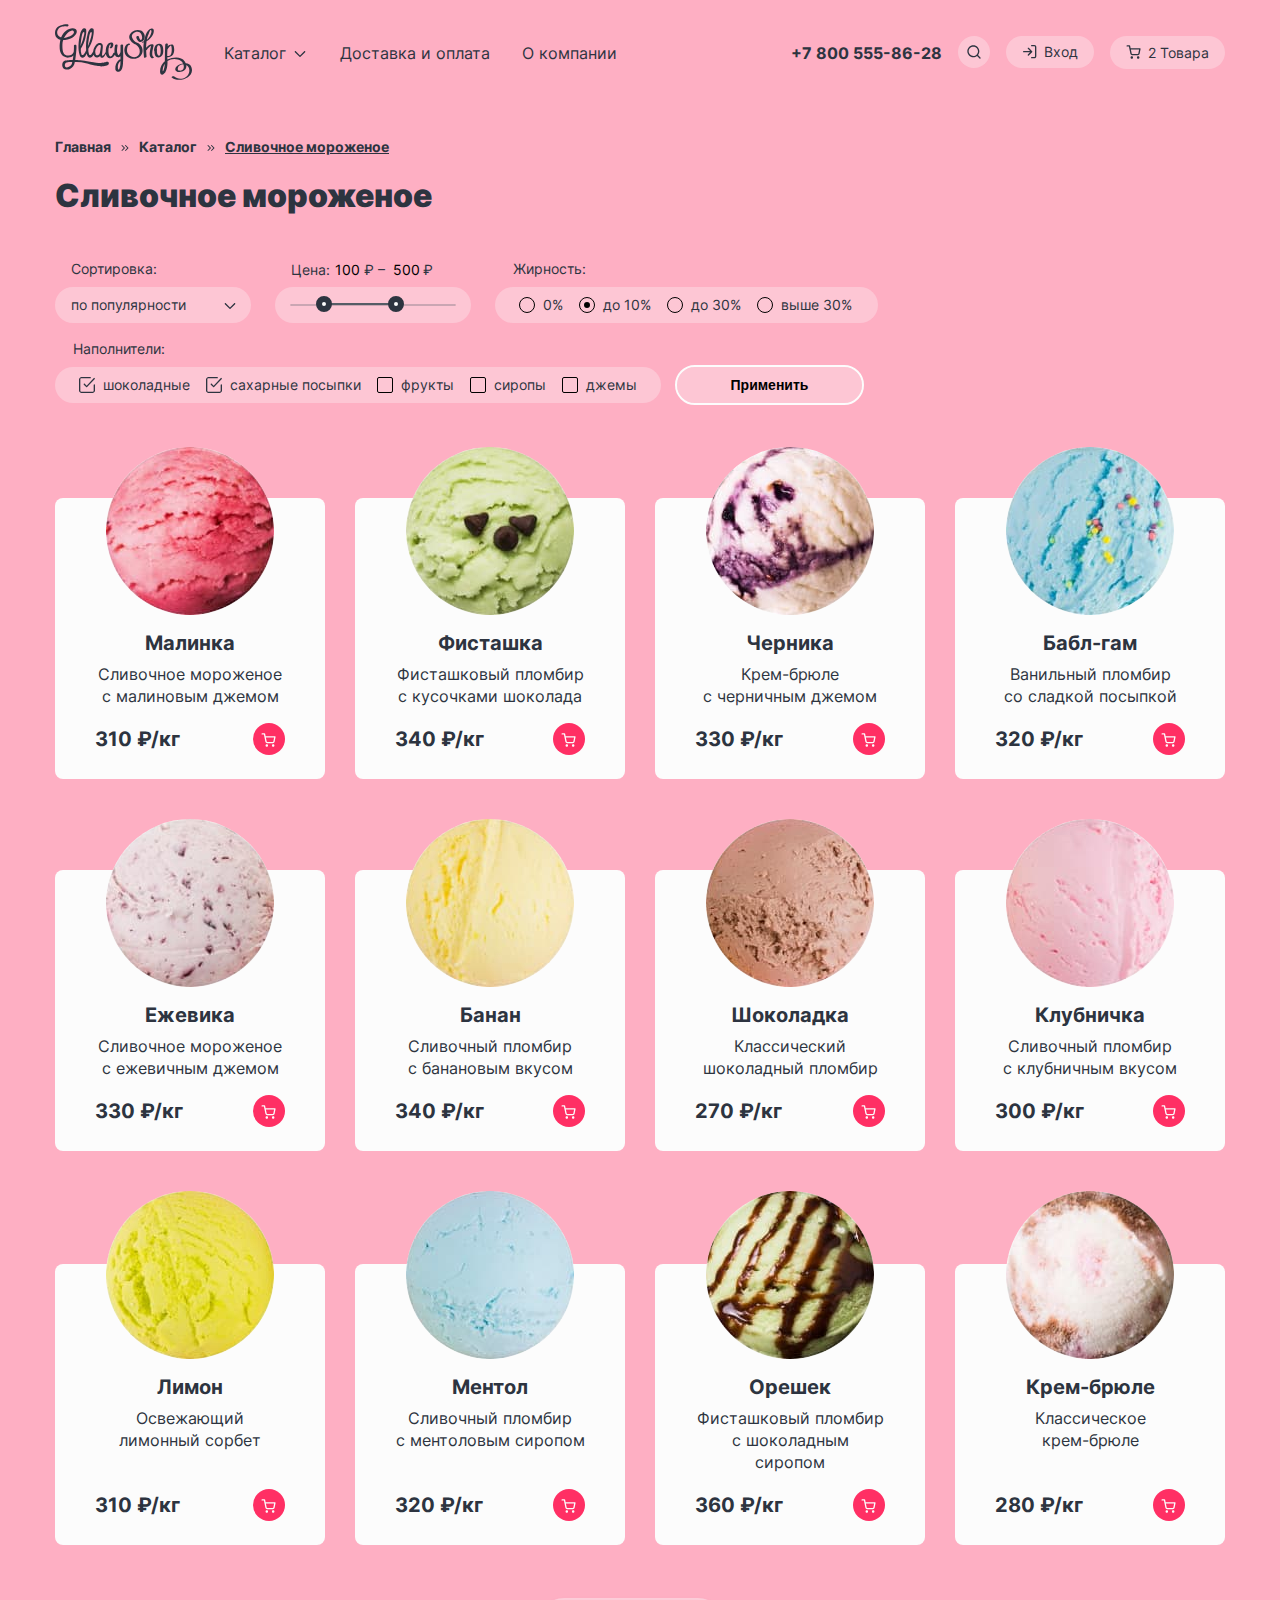
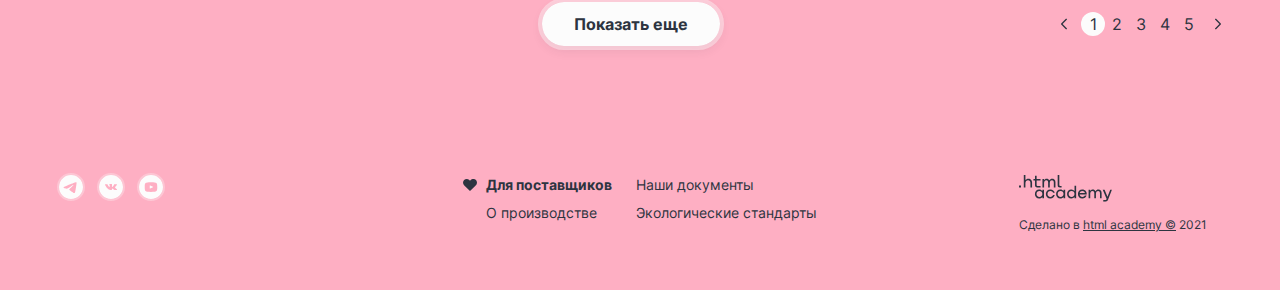
<file: master/catalog.html>
<!DOCTYPE html>
<html lang="ru">
  <head>
    <meta charset="utf-8">
    <title>Каталог</title>
    <link rel="stylesheet" href="styles/styles.css">
    <link rel="icon" href="favicon.ico">
    <link rel="icon" type="image/png" href="favicon-32x32.png">

    <base href="https://htmlacademy-htmlcss.github.io/1801871-gllacy-35/master/">
</head>

  <header class="main-header">
    <div class="navigation-wrapper">
      <nav class="main-navigation">
            <a class="header-logo" href="index.html">
              <img class="logo" alt="Логотип магазина мороженого Глейси" src="images/element/logo.svg"
              width="137" height="56">
            </a>
        <ul class="navigation-list">
          <li class="navigation-item navigation-item-catalog">
            <a class="catalog-dropdown navigation-item-link" href="#">
                Каталог
                <svg width="16" height="16" viewBox="0 0 16 16" fill="none" xmlns="http://www.w3.org/2000/svg" aria-hidden="true" focusable="false" class="catalog-dropdown-icon">
                  <path fill-rule="evenodd" clip-rule="evenodd" d="M3.80799 6.19526C3.54764 5.93491 3.12553 5.93491 2.86518 6.19526C2.60483 6.45561 2.60483 6.87772 2.86518 7.13807L7.52553 11.7984C7.52759 11.8005 7.52967 11.8026 7.53177 11.8047C7.66246 11.9354 7.83392 12.0005 8.00521 12C8.17518 11.9995 8.34498 11.9344 8.47466 11.8047C8.47675 11.8027 8.47881 11.8006 8.48087 11.7985L13.1412 7.13807C13.4016 6.87772 13.4016 6.45561 13.1412 6.19526C12.8809 5.93491 12.4588 5.93491 12.1984 6.19526L8.00321 10.3905L3.80799 6.19526Z" />
                  </svg>
            </a>
            <div class="catalog-popover">
              <h2 class="catalog-popover-title">Новинки</h2>
              <hr class="catalog-popover-hr">
              <ul class="catalog-popover-list">
                <li class="catalog-popover-item">
                  <a class="catalog-popover-link link-padding" href="#">Сливочное</a>
                </li>
                <li class="catalog-popover-item">
                  <a class="catalog-popover-link link-padding" href="#">Щербеты</a>
                </li>
                <li class="catalog-popover-item">
                  <a class="catalog-popover-link link-padding" href="#">Фруктовый лед</a>
                </li>
                <li class="catalog-popover-item">
                  <a class="catalog-popover-link link-padding" href="#">Мелорин</a>
                </li>
              </ul>
            </div>
          </li>
          <li class="navigation-item">
            <a href="#" class="navigation-item-link">Доставка и оплата</a>
          </li>
          <li class="navigation-item">
            <a href="#" class="navigation-item-link">О компании</a>
          </li>
        </ul>
      </nav>
      <div class="user-navigation-telephone-wrapper">
        <a class="main-header-telephone" href="tel:+78128121212">+7 800 555-86-28</a>

        <nav class="user-navigation">
          <ul class="user-navigation-list">
            <li class="user-navigation-item">
              <a class="button-search" href="#">
                <span class="visually-hidden">Кнопка поиска.</span>
                <svg width="16" height="16" viewBox="0 0 16 16" fill="none" xmlns="http://www.w3.org/2000/svg" aria-hidden="true" focusable="false" class="button-search-img">
                  <path fill-rule="evenodd" clip-rule="evenodd" d="M2.66341 7.33008C2.66341 4.75275 4.75275 2.66341 7.33008 2.66341C9.90741 2.66341 11.9967 4.75275 11.9967 7.33008C11.9967 8.58735 11.4995 9.7285 10.691 10.5676C10.6682 10.5852 10.6462 10.6044 10.6253 10.6253C10.6044 10.6463 10.5852 10.6682 10.5676 10.6911C9.72847 11.4996 8.58734 11.9967 7.33008 11.9967C4.75275 11.9967 2.66341 9.90741 2.66341 7.33008ZM11.0752 12.018C10.0487 12.8391 8.74675 13.3301 7.33008 13.3301C4.01637 13.3301 1.33008 10.6438 1.33008 7.33008C1.33008 4.01637 4.01637 1.33008 7.33008 1.33008C10.6438 1.33008 13.3301 4.01637 13.3301 7.33008C13.3301 8.74676 12.8391 10.0488 12.018 11.0752L14.4681 13.5253C14.7285 13.7857 14.7285 14.2078 14.4681 14.4682C14.2078 14.7285 13.7857 14.7285 13.5253 14.4682L11.0752 12.018Z"/>
                  </svg>
              </a>
              <div class="popover-search">
                <input type="text" name="search" id="search-popover" class="input search-popover" placeholder="Поиск по сайту">
                <label for="search-popover" class="visually-hidden">Окно поиска</label>
              </div>
            </li>
            <li class="user-navigation-item">
              <a class="button-entry" href="#">
                <span class="visually-hidden">Кнопка входа.</span>
                <svg width="16" height="16" viewBox="0 0 16 16" fill="none" xmlns="http://www.w3.org/2000/svg" aria-hidden="true" focusable="false" class="button-entry-img">
                  <path fill-rule="evenodd" clip-rule="evenodd" d="M9 1.66667C9 1.29848 9.29848 1 9.66667 1H12.3333C12.8638 1 13.3725 1.21071 13.7475 1.58579C14.1226 1.96086 14.3333 2.46957 14.3333 3V12.3333C14.3333 12.8638 14.1226 13.3725 13.7475 13.7475C13.3725 14.1226 12.8638 14.3333 12.3333 14.3333H9.66667C9.29848 14.3333 9 14.0349 9 13.6667C9 13.2985 9.29848 13 9.66667 13H12.3333C12.5101 13 12.6797 12.9298 12.8047 12.8047C12.9298 12.6797 13 12.5101 13 12.3333V3C13 2.82319 12.9298 2.65362 12.8047 2.5286C12.6797 2.40357 12.5101 2.33333 12.3333 2.33333H9.66667C9.29848 2.33333 9 2.03486 9 1.66667ZM5.86189 3.86193C6.12224 3.60158 6.54435 3.60158 6.8047 3.86193L10.1338 7.19103C10.1509 7.20785 10.1671 7.22559 10.1824 7.24416C10.2142 7.28296 10.2411 7.32451 10.2628 7.36795C10.3079 7.45781 10.3333 7.55927 10.3333 7.66667C10.3333 7.77529 10.3074 7.87785 10.2613 7.96846C10.241 8.00841 10.2164 8.04675 10.1876 8.08278C10.1708 8.10378 10.1527 8.12375 10.1335 8.14256L6.8047 11.4714C6.54435 11.7318 6.12224 11.7318 5.86189 11.4714C5.60154 11.2111 5.60154 10.7889 5.86189 10.5286L8.05715 8.33333H1.66667C1.29848 8.33333 1 8.03486 1 7.66667C1 7.29848 1.29848 7 1.66667 7H8.05715L5.86189 4.80474C5.60154 4.54439 5.60154 4.12228 5.86189 3.86193Z"/>
                  </svg>
                  Вход
              </a>
              <div class="popover-enter">
                <h2 class="popover-enter-title">Личный кабинет</h2>
                <form class="popover-enter-form" action="https://echo.htmlacademy.ru">
                  <input type="email" id="popover-email" name="popover-email" class="popover-email input" placeholder="email@example.com">

                  <label for="popover-email" class="visually-hidden">Поле ввода почты</label>

                  <input type="password" id="popover-password" name="popover-password" class="popover-password input">
                  <label for="popover-password" class="visually-hidden">Поле ввода пароля</label>

                <div class="popover-enter-button-help-container">
                  <button class="popover-enter-button button-red main-button-text-decoration" type="submit">Войти</button>
                  <a class="popover-enter-link popover-enter-link-password" href="#">Забыли пароль?</a>
                  <a class="popover-enter-link popver-enter-link-registration" href="#">Регистрация</a>
                </div>
                </form>
              </div>
            </li>
            <li class="user-navigation-item">
              <a class="button-basket" href="#">
                  <span class="basket-value">2 Товара</span>
                  <svg width="16" height="16" viewBox="0 0 16 16" fill="none" xmlns="http://www.w3.org/2000/svg" aria-hidden="true" focusable="false" class="button-basket-img">
                    <path fill-rule="evenodd" clip-rule="evenodd" d="M1.16667 1.25C0.798477 1.25 0.5 1.54848 0.5 1.91667C0.5 2.28486 0.798477 2.58333 1.16667 2.58333H2.93794L3.40537 4.91872C3.40821 4.93667 3.41176 4.95438 3.416 4.97182L4.38338 9.80515L4.3835 9.80571C4.46706 10.2257 4.69562 10.603 5.02921 10.8715C5.36111 11.1387 5.77595 11.2813 6.20183 11.2748H11.8225C12.2484 11.2813 12.6633 11.1387 12.9952 10.8715C13.3289 10.6029 13.5575 10.2254 13.641 9.80515L13.641 9.80515L13.642 9.80016L14.5691 4.93872C14.6063 4.74355 14.5545 4.54195 14.4279 4.38887C14.3012 4.23578 14.1129 4.14716 13.9142 4.14716H4.61072L4.1381 1.78583C4.07574 1.47426 3.80215 1.25 3.4844 1.25H1.16667ZM5.69098 9.54444L4.87759 5.4805H13.1084L12.3328 9.54736C12.31 9.65988 12.2485 9.7609 12.1591 9.83291C12.0691 9.90535 11.9565 9.94383 11.841 9.94162L11.841 9.94149H11.8282H6.19614V9.94137L6.18337 9.94162C6.06787 9.94383 5.95528 9.90535 5.8653 9.83291C5.77531 9.76048 5.71368 9.6587 5.69117 9.5454L5.69098 9.54444ZM4.55739 13.5054C4.55739 12.8175 5.1151 12.2597 5.80307 12.2597C6.49105 12.2597 7.04876 12.8175 7.04876 13.5054C7.04876 14.1934 6.49105 14.7511 5.80307 14.7511C5.1151 14.7511 4.55739 14.1934 4.55739 13.5054ZM10.9307 13.5054C10.9307 12.8175 11.4884 12.2597 12.1764 12.2597C12.8644 12.2597 13.4221 12.8175 13.4221 13.5054C13.4221 14.1934 12.8644 14.7511 12.1764 14.7511C11.4884 14.7511 10.9307 14.1934 10.9307 13.5054Z"/>
                    </svg>
              </a>
              <div class="popover-cart">
                <div class="popover-content">
                    <h2 class="popover-title">Корзина</h2>
                    <ul class="popover-cart-list">
                      <li class="popover-cart-list-item">
                        <a href="#" class="popover-cart-list-item-link">
                          <img  src="images/product/product-1.jpg" alt="Малиноваое мороженное" width="48" height="48" class="popover-cart-list-item-img">
                        </a>
                        <h3 class="popover-cart-list-item-title">Малинка</h3>
                        <span class="popover-cart-list-item-amount">1 кг х 310 ₽</span>
                        <div class="popover-cart-list-item-price-delete-container">
                          <span class="popover-cart-list-item-price">310 ₽</span>
                          <button class="popover-cart-list-item-delete" type="button"></button>
                        </div>
                      </li>
                      <li class="popover-cart-list-item">
                        <a href="#" class="popover-cart-list-item-link">
                          <img  src="images/product/product-4.jpg" alt="Малиноваое мороженное" width="48" height="48" class="popover-cart-list-item-img">
                        </a>
                        <h3 class="popover-cart-list-item-title">Бабл-гам</h3>
                        <span class="popover-cart-list-item-amount">1,5 кг х 320 ₽</span>
                        <div class="popover-cart-list-item-price-delete-container">
                          <span class="popover-cart-list-item-price">480 ₽</span>
                          <button class="popover-cart-list-item-delete" type="button"></button>
                        </div>
                      </li>
                    </ul>
                    <div class="popover-submit-button-final-price-container">
                      <button class="main-button-text-decoration button-red">Оформить заказ</button>
                      <span class="popover-final-price-container">Итого: 790 ₽</span>
                    </div>
                </div>
              </div>
              <div class="popover-cart-empty">
                <h2 class="popover-cart-empty-title">Ваша корзина пока пуста</h2>
              </div>
            </li>
          </ul>
        </nav>
      </div>
    </div>
  </header>

  <main>
    <div class="main-container">
      <div class="breadcrumbs">
        <ul class="breadcrumbs-list">
          <li class="breadcrumbs-item">
            <a class="breadcrumbs-link" href="index.html">Главная</a>
          </li>
          <li class="breadcrumbs-item">
            <a class="breadcrumbs-link" href="#">Каталог</a>
          </li>
          <li class="breadcrumbs-item">
            <a class="breadcrumbs-link current" href="#">Сливочное мороженое</a>
          </li>
      </ul>
      </div>
      <h1 class="large-text-decoration catalog-main-title">Сливочное мороженое</h1>
      <aside class="icecream-filter">
        <h2 class="visually-hidden">Фильтр мороженного</h2>
        <form action="https://echo.htmlacademy.ru" method="post" class="ice-cream-filter-form">
          <div class="ice-cream-filter-sort-container">
            <label for="icecream-filter-sort" class="icecream-filter-sort-label">Сортировка:</label>
            <select class="icecream-filter-sort" id="icecream-filter-sort" name="icecream-filter-sort">
              <option value="popular" selected>по популярности</option>
            </select>
          </div>

          <fieldset class="icecream-filter-price-range fieldset-style">
            <legend class="visually-hidden">Диапазон цен поиска</legend>
            <div class="icecream-filter-price-range-input-container">
              <label for="icecream-filter-price-range-min" class="visually-hidden">Минимальная цена</label>
              <label for="icecream-filter-price-range-max" class="visually-hidden">Максимальная цена</label>
              Цена:<input type="number" id="icecream-filter-price-range-min" name="min-price" value="100" class="icecream-filter-price-range-input">₽ – <input type="number" id="icecream-filter-price-range-max" name="max-price" value="500" class="icecream-filter-price-range-input">₽
            </div>
            <div class="icecream-filter-price-range-line-container">
              <div class="icecream-filter-price-range-line">
                <div class="icecream-filter-price-range-line-actually-price"  style="left: 32px; width: 72px">
                <button type="button" class="price-range-button price-range-button-left">
                  <span class="visually-hidden">Минимальная цена</span>
                </button>
                <button type="button" class="price-range-button price-range-button-right">
                  <span class="visually-hidden">Максимальная цена</span>
                </button>
                </div>
              </div>
            </div>
          </fieldset>

          <fieldset class="icecream-filter-fat fieldset-style">
            <legend class="icecream-filter-fat-legend">Жирность:</legend>
            <ul class="icecream-filter-fat-list">
              <li class="icecream-filter-item">
                <label class="icecream-filter-control">
                  <input class="visually-hidden icecream-filter-control-input" type="radio" name="fat-list" value="0">
                  <span class="icecream-filter-control-mark"></span>
                  <span class="icecream-filter-control-label">0%</span>
                </label>
              </li>
              <li class="icecream-filter-item">
                <label class="icecream-filter-control">
                  <input class="visually-hidden icecream-filter-control-input" type="radio" name="fat-list" value="10" checked>
                  <span class="icecream-filter-control-mark"></span>
                  <span class="icecream-filter-control-label">до 10%</span>
                </label>
              </li>
              <li class="icecream-filter-item">
                <label class="icecream-filter-control">
                  <input class="visually-hidden icecream-filter-control-input" type="radio" name="fat-list" value="30">
                  <span class="icecream-filter-control-mark"></span>
                  <span class="icecream-filter-control-label">до 30%</span>
                </label>
              </li>
              <li class="icecream-filter-item">
                <label class="icecream-filter-control">
                  <input class="visually-hidden icecream-filter-control-input" type="radio" name="fat-list" value="31">
                  <span class="icecream-filter-control-mark"></span>
                  <span class="icecream-filter-control-label">выше 30%</span>
                </label>
              </li>
            </ul>
          </fieldset>

          <fieldset class="icecream-filter-filler-checkbox fieldset-style">
            <legend class="icecream-filter-filler-checkbox-legend">Наполнители:</legend>
            <ul class="icecream-filter-filler-checkbox-list">
              <li class="icecream-filter-item">
                <label class="icecream-filter-control">
                  <input class="visually-hidden icecream-filter-control-input" type="checkbox" name="chokolate" value="0" checked>
                  <span class="icecream-filter-control-mark"></span>
                  <span class="icecream-filter-control-label">шоколадные</span>
                </label>
              </li>
              <li class="icecream-filter-item">
                <label class="icecream-filter-control">
                  <input class="visually-hidden icecream-filter-control-input" type="checkbox" name="shuga" value="0" checked>
                  <span class="icecream-filter-control-mark"></span>
                  <span class="icecream-filter-control-label">сахарные посыпки</span>
                </label>
              </li>
              <li class="icecream-filter-item">
                <label class="icecream-filter-control">
                  <input class="visually-hidden icecream-filter-control-input" type="checkbox" name="fruite" value="0">
                  <span class="icecream-filter-control-mark"></span>
                  <span class="icecream-filter-control-label">фрукты</span>
                </label>
              </li>
              <li class="icecream-filter-item">
                <label class="icecream-filter-control">
                  <input class="visually-hidden icecream-filter-control-input" type="checkbox" name="syrop" value="0">
                  <span class="icecream-filter-control-mark"></span>
                  <span class="icecream-filter-control-label">сиропы</span>
                </label>
              </li>
              <li class="icecream-filter-item">
                <label class="icecream-filter-control">
                  <input class="visually-hidden icecream-filter-control-input" type="checkbox" name="jem" value="0">
                  <span class="icecream-filter-control-mark"></span>
                  <span class="icecream-filter-control-label">джемы</span>
                </label>
              </li>
            </ul>
          </fieldset>
          <button type="submit"  class="main-button-text-decoration sort-submite-button sort-submite-button-position">Применить</button>
        </form>
      </aside>
      <section class="ice-cream-section">
          <h2 class="visually-hidden">Отфильтрованные мороженные</h2>
          <ul class="ice-cream-list">
            <li class="ice-cream-item">
              <a class="ice-cream-item-link" href="#">
                <img class="ice-cream-item-link-img" src="images/product/product-1.jpg" alt
                width="168" height="168">
              </a>
              <div class="ice-cream-item-text-container">
                <h3 class="ice-cream-item-title small-text-decoration">Малинка</h3>
                <p class="ice-cream-item-description">Сливочное мороженое с малиновым джемом</p>
                <div class="ice-cream-item-price-button-container">
                  <span class="ice-cream-price small-text-decoration">310 ₽/кг</span>
                  <a  class="button-small-busket" href="#">
                    <span class="visually-hidden">В корзину</span>
                    <svg width="16" height="16" viewBox="0 0 16 16" fill="none" xmlns="http://www.w3.org/2000/svg" aria-hidden="true" focusable="false" class="button-small-busket-img">
                      <path fill-rule="evenodd" clip-rule="evenodd" d="M1.16667 1.25C0.798477 1.25 0.5 1.54848 0.5 1.91667C0.5 2.28486 0.798477 2.58333 1.16667 2.58333H2.93794L3.40537 4.91872C3.40821 4.93667 3.41176 4.95438 3.416 4.97182L4.38338 9.80515L4.3835 9.80571C4.46706 10.2257 4.69562 10.603 5.02921 10.8715C5.36111 11.1387 5.77595 11.2813 6.20183 11.2748H11.8225C12.2484 11.2813 12.6633 11.1387 12.9952 10.8715C13.3289 10.6029 13.5575 10.2254 13.641 9.80515L13.641 9.80515L13.642 9.80016L14.5691 4.93872C14.6063 4.74355 14.5545 4.54195 14.4279 4.38887C14.3012 4.23578 14.1129 4.14716 13.9142 4.14716H4.61072L4.1381 1.78583C4.07574 1.47426 3.80215 1.25 3.4844 1.25H1.16667ZM5.69098 9.54444L4.87759 5.4805H13.1084L12.3328 9.54736C12.31 9.65988 12.2485 9.7609 12.1591 9.83291C12.0691 9.90535 11.9565 9.94383 11.841 9.94162L11.841 9.94149H11.8282H6.19614V9.94137L6.18337 9.94162C6.06787 9.94383 5.95528 9.90535 5.8653 9.83291C5.77531 9.76048 5.71368 9.6587 5.69117 9.5454L5.69098 9.54444ZM4.55739 13.5054C4.55739 12.8175 5.1151 12.2597 5.80307 12.2597C6.49105 12.2597 7.04876 12.8175 7.04876 13.5054C7.04876 14.1934 6.49105 14.7511 5.80307 14.7511C5.1151 14.7511 4.55739 14.1934 4.55739 13.5054ZM10.9307 13.5054C10.9307 12.8175 11.4884 12.2597 12.1764 12.2597C12.8644 12.2597 13.4221 12.8175 13.4221 13.5054C13.4221 14.1934 12.8644 14.7511 12.1764 14.7511C11.4884 14.7511 10.9307 14.1934 10.9307 13.5054Z"/>
                    </svg>
                  </a>
                </div>
              </div>
            </li>
            <li class="ice-cream-item">
              <a class="ice-cream-item-link" href="#">
                <img class="ice-cream-item-link-img" src="images/product/product-2.jpg" alt
                width="168" height="168">
              </a>
              <div class="ice-cream-item-text-container">
                <h3 class="ice-cream-item-title small-text-decoration">Фисташка</h3>
                <p class="ice-cream-item-description">Фисташковый пломбир с кусочками шоколада</p>
                <div class="ice-cream-item-price-button-container">
                  <span class="ice-cream-price small-text-decoration">340 ₽/кг</span>
                  <a  class="button-small-busket" href="#">
                    <span class="visually-hidden">В корзину</span>
                    <svg width="16" height="16" viewBox="0 0 16 16" fill="none" xmlns="http://www.w3.org/2000/svg" aria-hidden="true" focusable="false" class="button-small-busket-img">
                      <path fill-rule="evenodd" clip-rule="evenodd" d="M1.16667 1.25C0.798477 1.25 0.5 1.54848 0.5 1.91667C0.5 2.28486 0.798477 2.58333 1.16667 2.58333H2.93794L3.40537 4.91872C3.40821 4.93667 3.41176 4.95438 3.416 4.97182L4.38338 9.80515L4.3835 9.80571C4.46706 10.2257 4.69562 10.603 5.02921 10.8715C5.36111 11.1387 5.77595 11.2813 6.20183 11.2748H11.8225C12.2484 11.2813 12.6633 11.1387 12.9952 10.8715C13.3289 10.6029 13.5575 10.2254 13.641 9.80515L13.641 9.80515L13.642 9.80016L14.5691 4.93872C14.6063 4.74355 14.5545 4.54195 14.4279 4.38887C14.3012 4.23578 14.1129 4.14716 13.9142 4.14716H4.61072L4.1381 1.78583C4.07574 1.47426 3.80215 1.25 3.4844 1.25H1.16667ZM5.69098 9.54444L4.87759 5.4805H13.1084L12.3328 9.54736C12.31 9.65988 12.2485 9.7609 12.1591 9.83291C12.0691 9.90535 11.9565 9.94383 11.841 9.94162L11.841 9.94149H11.8282H6.19614V9.94137L6.18337 9.94162C6.06787 9.94383 5.95528 9.90535 5.8653 9.83291C5.77531 9.76048 5.71368 9.6587 5.69117 9.5454L5.69098 9.54444ZM4.55739 13.5054C4.55739 12.8175 5.1151 12.2597 5.80307 12.2597C6.49105 12.2597 7.04876 12.8175 7.04876 13.5054C7.04876 14.1934 6.49105 14.7511 5.80307 14.7511C5.1151 14.7511 4.55739 14.1934 4.55739 13.5054ZM10.9307 13.5054C10.9307 12.8175 11.4884 12.2597 12.1764 12.2597C12.8644 12.2597 13.4221 12.8175 13.4221 13.5054C13.4221 14.1934 12.8644 14.7511 12.1764 14.7511C11.4884 14.7511 10.9307 14.1934 10.9307 13.5054Z"/>
                    </svg>
                  </a>
                </div>
              </div>
            </li>
            <li class="ice-cream-item">
              <a class="ice-cream-item-link" href="#">
                <img class="ice-cream-item-link-img" src="images/product/product-3.jpg" alt
                width="168" height="168">
              </a>
              <div class="ice-cream-item-text-container">
                <h3 class="ice-cream-item-title small-text-decoration">Черника</h3>
                <p class="ice-cream-item-description">Крем-брюле<br>
                  с черничным джемом</p>
                <div class="ice-cream-item-price-button-container">
                  <span class="ice-cream-price small-text-decoration">330 ₽/кг</span>
                  <a  class="button-small-busket" href="#">
                    <span class="visually-hidden">В корзину</span>
                    <svg width="16" height="16" viewBox="0 0 16 16" fill="none" xmlns="http://www.w3.org/2000/svg" aria-hidden="true" focusable="false" class="button-small-busket-img">
                      <path fill-rule="evenodd" clip-rule="evenodd" d="M1.16667 1.25C0.798477 1.25 0.5 1.54848 0.5 1.91667C0.5 2.28486 0.798477 2.58333 1.16667 2.58333H2.93794L3.40537 4.91872C3.40821 4.93667 3.41176 4.95438 3.416 4.97182L4.38338 9.80515L4.3835 9.80571C4.46706 10.2257 4.69562 10.603 5.02921 10.8715C5.36111 11.1387 5.77595 11.2813 6.20183 11.2748H11.8225C12.2484 11.2813 12.6633 11.1387 12.9952 10.8715C13.3289 10.6029 13.5575 10.2254 13.641 9.80515L13.641 9.80515L13.642 9.80016L14.5691 4.93872C14.6063 4.74355 14.5545 4.54195 14.4279 4.38887C14.3012 4.23578 14.1129 4.14716 13.9142 4.14716H4.61072L4.1381 1.78583C4.07574 1.47426 3.80215 1.25 3.4844 1.25H1.16667ZM5.69098 9.54444L4.87759 5.4805H13.1084L12.3328 9.54736C12.31 9.65988 12.2485 9.7609 12.1591 9.83291C12.0691 9.90535 11.9565 9.94383 11.841 9.94162L11.841 9.94149H11.8282H6.19614V9.94137L6.18337 9.94162C6.06787 9.94383 5.95528 9.90535 5.8653 9.83291C5.77531 9.76048 5.71368 9.6587 5.69117 9.5454L5.69098 9.54444ZM4.55739 13.5054C4.55739 12.8175 5.1151 12.2597 5.80307 12.2597C6.49105 12.2597 7.04876 12.8175 7.04876 13.5054C7.04876 14.1934 6.49105 14.7511 5.80307 14.7511C5.1151 14.7511 4.55739 14.1934 4.55739 13.5054ZM10.9307 13.5054C10.9307 12.8175 11.4884 12.2597 12.1764 12.2597C12.8644 12.2597 13.4221 12.8175 13.4221 13.5054C13.4221 14.1934 12.8644 14.7511 12.1764 14.7511C11.4884 14.7511 10.9307 14.1934 10.9307 13.5054Z"/>
                    </svg>
                  </a>
                </div>
              </div>
            </li>
            <li class="ice-cream-item">
              <a class="ice-cream-item-link" href="#">
                <img class="ice-cream-item-link-img" src="images/product/product-4.jpg" alt
                width="168" height="168">
              </a>
              <div class="ice-cream-item-text-container">
                <h3 class="ice-cream-item-title small-text-decoration">Бабл-гам</h3>
                <p class="ice-cream-item-description">Ванильный пломбир<br>
                  со сладкой посыпкой</p>
                <div class="ice-cream-item-price-button-container">
                  <span class="ice-cream-price small-text-decoration">320 ₽/кг</span>
                  <a  class="button-small-busket" href="#">
                    <span class="visually-hidden">В корзину</span>
                    <svg width="16" height="16" viewBox="0 0 16 16" fill="none" xmlns="http://www.w3.org/2000/svg" aria-hidden="true" focusable="false" class="button-small-busket-img">
                      <path fill-rule="evenodd" clip-rule="evenodd" d="M1.16667 1.25C0.798477 1.25 0.5 1.54848 0.5 1.91667C0.5 2.28486 0.798477 2.58333 1.16667 2.58333H2.93794L3.40537 4.91872C3.40821 4.93667 3.41176 4.95438 3.416 4.97182L4.38338 9.80515L4.3835 9.80571C4.46706 10.2257 4.69562 10.603 5.02921 10.8715C5.36111 11.1387 5.77595 11.2813 6.20183 11.2748H11.8225C12.2484 11.2813 12.6633 11.1387 12.9952 10.8715C13.3289 10.6029 13.5575 10.2254 13.641 9.80515L13.641 9.80515L13.642 9.80016L14.5691 4.93872C14.6063 4.74355 14.5545 4.54195 14.4279 4.38887C14.3012 4.23578 14.1129 4.14716 13.9142 4.14716H4.61072L4.1381 1.78583C4.07574 1.47426 3.80215 1.25 3.4844 1.25H1.16667ZM5.69098 9.54444L4.87759 5.4805H13.1084L12.3328 9.54736C12.31 9.65988 12.2485 9.7609 12.1591 9.83291C12.0691 9.90535 11.9565 9.94383 11.841 9.94162L11.841 9.94149H11.8282H6.19614V9.94137L6.18337 9.94162C6.06787 9.94383 5.95528 9.90535 5.8653 9.83291C5.77531 9.76048 5.71368 9.6587 5.69117 9.5454L5.69098 9.54444ZM4.55739 13.5054C4.55739 12.8175 5.1151 12.2597 5.80307 12.2597C6.49105 12.2597 7.04876 12.8175 7.04876 13.5054C7.04876 14.1934 6.49105 14.7511 5.80307 14.7511C5.1151 14.7511 4.55739 14.1934 4.55739 13.5054ZM10.9307 13.5054C10.9307 12.8175 11.4884 12.2597 12.1764 12.2597C12.8644 12.2597 13.4221 12.8175 13.4221 13.5054C13.4221 14.1934 12.8644 14.7511 12.1764 14.7511C11.4884 14.7511 10.9307 14.1934 10.9307 13.5054Z"/>
                    </svg>
                  </a>
                </div>
              </div>
            </li>
            <li class="ice-cream-item">
              <a class="ice-cream-item-link" href="#">
                <img class="ice-cream-item-link-img" src="images/product/product-5.jpg" alt
                width="168" height="168">
              </a>
              <div class="ice-cream-item-text-container">
                <h3 class="ice-cream-item-title small-text-decoration">Ежевика</h3>
                <p class="ice-cream-item-description">Сливочное мороженое с ежевичным джемом</p>
                <div class="ice-cream-item-price-button-container">
                  <span class="ice-cream-price small-text-decoration">330 ₽/кг</span>
                  <a  class="button-small-busket" href="#">
                    <span class="visually-hidden">В корзину</span>
                    <svg width="16" height="16" viewBox="0 0 16 16" fill="none" xmlns="http://www.w3.org/2000/svg" aria-hidden="true" focusable="false" class="button-small-busket-img">
                      <path fill-rule="evenodd" clip-rule="evenodd" d="M1.16667 1.25C0.798477 1.25 0.5 1.54848 0.5 1.91667C0.5 2.28486 0.798477 2.58333 1.16667 2.58333H2.93794L3.40537 4.91872C3.40821 4.93667 3.41176 4.95438 3.416 4.97182L4.38338 9.80515L4.3835 9.80571C4.46706 10.2257 4.69562 10.603 5.02921 10.8715C5.36111 11.1387 5.77595 11.2813 6.20183 11.2748H11.8225C12.2484 11.2813 12.6633 11.1387 12.9952 10.8715C13.3289 10.6029 13.5575 10.2254 13.641 9.80515L13.641 9.80515L13.642 9.80016L14.5691 4.93872C14.6063 4.74355 14.5545 4.54195 14.4279 4.38887C14.3012 4.23578 14.1129 4.14716 13.9142 4.14716H4.61072L4.1381 1.78583C4.07574 1.47426 3.80215 1.25 3.4844 1.25H1.16667ZM5.69098 9.54444L4.87759 5.4805H13.1084L12.3328 9.54736C12.31 9.65988 12.2485 9.7609 12.1591 9.83291C12.0691 9.90535 11.9565 9.94383 11.841 9.94162L11.841 9.94149H11.8282H6.19614V9.94137L6.18337 9.94162C6.06787 9.94383 5.95528 9.90535 5.8653 9.83291C5.77531 9.76048 5.71368 9.6587 5.69117 9.5454L5.69098 9.54444ZM4.55739 13.5054C4.55739 12.8175 5.1151 12.2597 5.80307 12.2597C6.49105 12.2597 7.04876 12.8175 7.04876 13.5054C7.04876 14.1934 6.49105 14.7511 5.80307 14.7511C5.1151 14.7511 4.55739 14.1934 4.55739 13.5054ZM10.9307 13.5054C10.9307 12.8175 11.4884 12.2597 12.1764 12.2597C12.8644 12.2597 13.4221 12.8175 13.4221 13.5054C13.4221 14.1934 12.8644 14.7511 12.1764 14.7511C11.4884 14.7511 10.9307 14.1934 10.9307 13.5054Z"/>
                    </svg>
                  </a>
                </div>
              </div>
            </li>
            <li class="ice-cream-item">
              <a class="ice-cream-item-link" href="#">
                <img class="ice-cream-item-link-img" src="images/product/product-6.jpg" alt
                width="168" height="168">
              </a>
              <div class="ice-cream-item-text-container">
                <h3 class="ice-cream-item-title small-text-decoration">Банан</h3>
                <p class="ice-cream-item-description">Сливочный пломбир<br>
                  с банановым вкусом</p>
                <div class="ice-cream-item-price-button-container">
                  <span class="ice-cream-price small-text-decoration">340 ₽/кг</span>
                  <a  class="button-small-busket" href="#">
                    <span class="visually-hidden">В корзину</span>
                    <svg width="16" height="16" viewBox="0 0 16 16" fill="none" xmlns="http://www.w3.org/2000/svg" aria-hidden="true" focusable="false" class="button-small-busket-img">
                      <path fill-rule="evenodd" clip-rule="evenodd" d="M1.16667 1.25C0.798477 1.25 0.5 1.54848 0.5 1.91667C0.5 2.28486 0.798477 2.58333 1.16667 2.58333H2.93794L3.40537 4.91872C3.40821 4.93667 3.41176 4.95438 3.416 4.97182L4.38338 9.80515L4.3835 9.80571C4.46706 10.2257 4.69562 10.603 5.02921 10.8715C5.36111 11.1387 5.77595 11.2813 6.20183 11.2748H11.8225C12.2484 11.2813 12.6633 11.1387 12.9952 10.8715C13.3289 10.6029 13.5575 10.2254 13.641 9.80515L13.641 9.80515L13.642 9.80016L14.5691 4.93872C14.6063 4.74355 14.5545 4.54195 14.4279 4.38887C14.3012 4.23578 14.1129 4.14716 13.9142 4.14716H4.61072L4.1381 1.78583C4.07574 1.47426 3.80215 1.25 3.4844 1.25H1.16667ZM5.69098 9.54444L4.87759 5.4805H13.1084L12.3328 9.54736C12.31 9.65988 12.2485 9.7609 12.1591 9.83291C12.0691 9.90535 11.9565 9.94383 11.841 9.94162L11.841 9.94149H11.8282H6.19614V9.94137L6.18337 9.94162C6.06787 9.94383 5.95528 9.90535 5.8653 9.83291C5.77531 9.76048 5.71368 9.6587 5.69117 9.5454L5.69098 9.54444ZM4.55739 13.5054C4.55739 12.8175 5.1151 12.2597 5.80307 12.2597C6.49105 12.2597 7.04876 12.8175 7.04876 13.5054C7.04876 14.1934 6.49105 14.7511 5.80307 14.7511C5.1151 14.7511 4.55739 14.1934 4.55739 13.5054ZM10.9307 13.5054C10.9307 12.8175 11.4884 12.2597 12.1764 12.2597C12.8644 12.2597 13.4221 12.8175 13.4221 13.5054C13.4221 14.1934 12.8644 14.7511 12.1764 14.7511C11.4884 14.7511 10.9307 14.1934 10.9307 13.5054Z"/>
                    </svg>
                  </a>
                </div>
              </div>
            </li>
            <li class="ice-cream-item">
              <a class="ice-cream-item-link" href="#">
                <img class="ice-cream-item-link-img" src="images/product/product-7.jpg" alt
                width="168" height="168">
              </a>
              <div class="ice-cream-item-text-container">
                <h3 class="ice-cream-item-title small-text-decoration">Шоколадка</h3>
                <p class="ice-cream-item-description">Классический шоколадный пломбир</p>
                <div class="ice-cream-item-price-button-container">
                  <span class="ice-cream-price small-text-decoration">270 ₽/кг</span>
                  <a  class="button-small-busket" href="#">
                    <span class="visually-hidden">В корзину</span>
                    <svg width="16" height="16" viewBox="0 0 16 16" fill="none" xmlns="http://www.w3.org/2000/svg" aria-hidden="true" focusable="false" class="button-small-busket-img">
                      <path fill-rule="evenodd" clip-rule="evenodd" d="M1.16667 1.25C0.798477 1.25 0.5 1.54848 0.5 1.91667C0.5 2.28486 0.798477 2.58333 1.16667 2.58333H2.93794L3.40537 4.91872C3.40821 4.93667 3.41176 4.95438 3.416 4.97182L4.38338 9.80515L4.3835 9.80571C4.46706 10.2257 4.69562 10.603 5.02921 10.8715C5.36111 11.1387 5.77595 11.2813 6.20183 11.2748H11.8225C12.2484 11.2813 12.6633 11.1387 12.9952 10.8715C13.3289 10.6029 13.5575 10.2254 13.641 9.80515L13.641 9.80515L13.642 9.80016L14.5691 4.93872C14.6063 4.74355 14.5545 4.54195 14.4279 4.38887C14.3012 4.23578 14.1129 4.14716 13.9142 4.14716H4.61072L4.1381 1.78583C4.07574 1.47426 3.80215 1.25 3.4844 1.25H1.16667ZM5.69098 9.54444L4.87759 5.4805H13.1084L12.3328 9.54736C12.31 9.65988 12.2485 9.7609 12.1591 9.83291C12.0691 9.90535 11.9565 9.94383 11.841 9.94162L11.841 9.94149H11.8282H6.19614V9.94137L6.18337 9.94162C6.06787 9.94383 5.95528 9.90535 5.8653 9.83291C5.77531 9.76048 5.71368 9.6587 5.69117 9.5454L5.69098 9.54444ZM4.55739 13.5054C4.55739 12.8175 5.1151 12.2597 5.80307 12.2597C6.49105 12.2597 7.04876 12.8175 7.04876 13.5054C7.04876 14.1934 6.49105 14.7511 5.80307 14.7511C5.1151 14.7511 4.55739 14.1934 4.55739 13.5054ZM10.9307 13.5054C10.9307 12.8175 11.4884 12.2597 12.1764 12.2597C12.8644 12.2597 13.4221 12.8175 13.4221 13.5054C13.4221 14.1934 12.8644 14.7511 12.1764 14.7511C11.4884 14.7511 10.9307 14.1934 10.9307 13.5054Z"/>
                    </svg>
                  </a>
                </div>
              </div>
            </li>
            <li class="ice-cream-item">
              <a class="ice-cream-item-link" href="#">
                <img class="ice-cream-item-link-img" src="images/product/product-8.jpg" alt
                width="168" height="168">
              </a>
              <div class="ice-cream-item-text-container">
                <h3 class="ice-cream-item-title small-text-decoration">Клубничка</h3>
                <p class="ice-cream-item-description">Сливочный пломбир<br>
                  с клубничным вкусом</p>
                <div class="ice-cream-item-price-button-container">
                  <span class="ice-cream-price small-text-decoration">300 ₽/кг</span>
                  <a  class="button-small-busket" href="#">
                    <span class="visually-hidden">В корзину</span>
                    <svg width="16" height="16" viewBox="0 0 16 16" fill="none" xmlns="http://www.w3.org/2000/svg" aria-hidden="true" focusable="false" class="button-small-busket-img">
                      <path fill-rule="evenodd" clip-rule="evenodd" d="M1.16667 1.25C0.798477 1.25 0.5 1.54848 0.5 1.91667C0.5 2.28486 0.798477 2.58333 1.16667 2.58333H2.93794L3.40537 4.91872C3.40821 4.93667 3.41176 4.95438 3.416 4.97182L4.38338 9.80515L4.3835 9.80571C4.46706 10.2257 4.69562 10.603 5.02921 10.8715C5.36111 11.1387 5.77595 11.2813 6.20183 11.2748H11.8225C12.2484 11.2813 12.6633 11.1387 12.9952 10.8715C13.3289 10.6029 13.5575 10.2254 13.641 9.80515L13.641 9.80515L13.642 9.80016L14.5691 4.93872C14.6063 4.74355 14.5545 4.54195 14.4279 4.38887C14.3012 4.23578 14.1129 4.14716 13.9142 4.14716H4.61072L4.1381 1.78583C4.07574 1.47426 3.80215 1.25 3.4844 1.25H1.16667ZM5.69098 9.54444L4.87759 5.4805H13.1084L12.3328 9.54736C12.31 9.65988 12.2485 9.7609 12.1591 9.83291C12.0691 9.90535 11.9565 9.94383 11.841 9.94162L11.841 9.94149H11.8282H6.19614V9.94137L6.18337 9.94162C6.06787 9.94383 5.95528 9.90535 5.8653 9.83291C5.77531 9.76048 5.71368 9.6587 5.69117 9.5454L5.69098 9.54444ZM4.55739 13.5054C4.55739 12.8175 5.1151 12.2597 5.80307 12.2597C6.49105 12.2597 7.04876 12.8175 7.04876 13.5054C7.04876 14.1934 6.49105 14.7511 5.80307 14.7511C5.1151 14.7511 4.55739 14.1934 4.55739 13.5054ZM10.9307 13.5054C10.9307 12.8175 11.4884 12.2597 12.1764 12.2597C12.8644 12.2597 13.4221 12.8175 13.4221 13.5054C13.4221 14.1934 12.8644 14.7511 12.1764 14.7511C11.4884 14.7511 10.9307 14.1934 10.9307 13.5054Z"/>
                    </svg>
                  </a>
                </div>
              </div>
            </li>
            <li class="ice-cream-item">
              <a class="ice-cream-item-link" href="#">
                <img class="ice-cream-item-link-img" src="images/product/product-9.jpg" alt
                width="168" height="168">
              </a>
              <div class="ice-cream-item-text-container">
                <h3 class="ice-cream-item-title small-text-decoration">Лимон</h3>
                <p class="ice-cream-item-description">Освежающий лимонный сорбет</p>
                <div class="ice-cream-item-price-button-container">
                  <span class="ice-cream-price small-text-decoration">310 ₽/кг</span>
                  <a  class="button-small-busket" href="#">
                    <span class="visually-hidden">В корзину</span>
                    <svg width="16" height="16" viewBox="0 0 16 16" fill="none" xmlns="http://www.w3.org/2000/svg" aria-hidden="true" focusable="false" class="button-small-busket-img">
                      <path fill-rule="evenodd" clip-rule="evenodd" d="M1.16667 1.25C0.798477 1.25 0.5 1.54848 0.5 1.91667C0.5 2.28486 0.798477 2.58333 1.16667 2.58333H2.93794L3.40537 4.91872C3.40821 4.93667 3.41176 4.95438 3.416 4.97182L4.38338 9.80515L4.3835 9.80571C4.46706 10.2257 4.69562 10.603 5.02921 10.8715C5.36111 11.1387 5.77595 11.2813 6.20183 11.2748H11.8225C12.2484 11.2813 12.6633 11.1387 12.9952 10.8715C13.3289 10.6029 13.5575 10.2254 13.641 9.80515L13.641 9.80515L13.642 9.80016L14.5691 4.93872C14.6063 4.74355 14.5545 4.54195 14.4279 4.38887C14.3012 4.23578 14.1129 4.14716 13.9142 4.14716H4.61072L4.1381 1.78583C4.07574 1.47426 3.80215 1.25 3.4844 1.25H1.16667ZM5.69098 9.54444L4.87759 5.4805H13.1084L12.3328 9.54736C12.31 9.65988 12.2485 9.7609 12.1591 9.83291C12.0691 9.90535 11.9565 9.94383 11.841 9.94162L11.841 9.94149H11.8282H6.19614V9.94137L6.18337 9.94162C6.06787 9.94383 5.95528 9.90535 5.8653 9.83291C5.77531 9.76048 5.71368 9.6587 5.69117 9.5454L5.69098 9.54444ZM4.55739 13.5054C4.55739 12.8175 5.1151 12.2597 5.80307 12.2597C6.49105 12.2597 7.04876 12.8175 7.04876 13.5054C7.04876 14.1934 6.49105 14.7511 5.80307 14.7511C5.1151 14.7511 4.55739 14.1934 4.55739 13.5054ZM10.9307 13.5054C10.9307 12.8175 11.4884 12.2597 12.1764 12.2597C12.8644 12.2597 13.4221 12.8175 13.4221 13.5054C13.4221 14.1934 12.8644 14.7511 12.1764 14.7511C11.4884 14.7511 10.9307 14.1934 10.9307 13.5054Z"/>
                    </svg>
                  </a>
                </div>
              </div>
            </li>
            <li class="ice-cream-item">
              <a class="ice-cream-item-link" href="#">
                <img class="ice-cream-item-link-img" src="images/product/product-10.jpg" alt
                width="168" height="168">
              </a>
              <div class="ice-cream-item-text-container">
                <h3 class="ice-cream-item-title small-text-decoration">Ментол</h3>
                <p class="ice-cream-item-description">Сливочный пломбир<br>
                  с ментоловым сиропом</p>
                <div class="ice-cream-item-price-button-container">
                  <span class="ice-cream-price small-text-decoration">320 ₽/кг</span>
                  <a  class="button-small-busket" href="#">
                    <span class="visually-hidden">В корзину</span>
                    <svg width="16" height="16" viewBox="0 0 16 16" fill="none" xmlns="http://www.w3.org/2000/svg" aria-hidden="true" focusable="false" class="button-small-busket-img">
                      <path fill-rule="evenodd" clip-rule="evenodd" d="M1.16667 1.25C0.798477 1.25 0.5 1.54848 0.5 1.91667C0.5 2.28486 0.798477 2.58333 1.16667 2.58333H2.93794L3.40537 4.91872C3.40821 4.93667 3.41176 4.95438 3.416 4.97182L4.38338 9.80515L4.3835 9.80571C4.46706 10.2257 4.69562 10.603 5.02921 10.8715C5.36111 11.1387 5.77595 11.2813 6.20183 11.2748H11.8225C12.2484 11.2813 12.6633 11.1387 12.9952 10.8715C13.3289 10.6029 13.5575 10.2254 13.641 9.80515L13.641 9.80515L13.642 9.80016L14.5691 4.93872C14.6063 4.74355 14.5545 4.54195 14.4279 4.38887C14.3012 4.23578 14.1129 4.14716 13.9142 4.14716H4.61072L4.1381 1.78583C4.07574 1.47426 3.80215 1.25 3.4844 1.25H1.16667ZM5.69098 9.54444L4.87759 5.4805H13.1084L12.3328 9.54736C12.31 9.65988 12.2485 9.7609 12.1591 9.83291C12.0691 9.90535 11.9565 9.94383 11.841 9.94162L11.841 9.94149H11.8282H6.19614V9.94137L6.18337 9.94162C6.06787 9.94383 5.95528 9.90535 5.8653 9.83291C5.77531 9.76048 5.71368 9.6587 5.69117 9.5454L5.69098 9.54444ZM4.55739 13.5054C4.55739 12.8175 5.1151 12.2597 5.80307 12.2597C6.49105 12.2597 7.04876 12.8175 7.04876 13.5054C7.04876 14.1934 6.49105 14.7511 5.80307 14.7511C5.1151 14.7511 4.55739 14.1934 4.55739 13.5054ZM10.9307 13.5054C10.9307 12.8175 11.4884 12.2597 12.1764 12.2597C12.8644 12.2597 13.4221 12.8175 13.4221 13.5054C13.4221 14.1934 12.8644 14.7511 12.1764 14.7511C11.4884 14.7511 10.9307 14.1934 10.9307 13.5054Z"/>
                    </svg>
                  </a>
                </div>
              </div>
            </li>
            <li class="ice-cream-item">
              <a class="ice-cream-item-link" href="#">
                <img class="ice-cream-item-link-img" src="images/product/product-11.jpg" alt
                width="168" height="168">
              </a>
              <div class="ice-cream-item-text-container">
                <h3 class="ice-cream-item-title small-text-decoration">Орешек</h3>
                <p class="ice-cream-item-description">Фисташковый пломбир с шоколадным сиропом</p>
                <div class="ice-cream-item-price-button-container">
                  <span class="ice-cream-price small-text-decoration">360 ₽/кг</span>
                  <a  class="button-small-busket" href="#">
                    <span class="visually-hidden">В корзину</span>
                    <svg width="16" height="16" viewBox="0 0 16 16" fill="none" xmlns="http://www.w3.org/2000/svg" aria-hidden="true" focusable="false" class="button-small-busket-img">
                      <path fill-rule="evenodd" clip-rule="evenodd" d="M1.16667 1.25C0.798477 1.25 0.5 1.54848 0.5 1.91667C0.5 2.28486 0.798477 2.58333 1.16667 2.58333H2.93794L3.40537 4.91872C3.40821 4.93667 3.41176 4.95438 3.416 4.97182L4.38338 9.80515L4.3835 9.80571C4.46706 10.2257 4.69562 10.603 5.02921 10.8715C5.36111 11.1387 5.77595 11.2813 6.20183 11.2748H11.8225C12.2484 11.2813 12.6633 11.1387 12.9952 10.8715C13.3289 10.6029 13.5575 10.2254 13.641 9.80515L13.641 9.80515L13.642 9.80016L14.5691 4.93872C14.6063 4.74355 14.5545 4.54195 14.4279 4.38887C14.3012 4.23578 14.1129 4.14716 13.9142 4.14716H4.61072L4.1381 1.78583C4.07574 1.47426 3.80215 1.25 3.4844 1.25H1.16667ZM5.69098 9.54444L4.87759 5.4805H13.1084L12.3328 9.54736C12.31 9.65988 12.2485 9.7609 12.1591 9.83291C12.0691 9.90535 11.9565 9.94383 11.841 9.94162L11.841 9.94149H11.8282H6.19614V9.94137L6.18337 9.94162C6.06787 9.94383 5.95528 9.90535 5.8653 9.83291C5.77531 9.76048 5.71368 9.6587 5.69117 9.5454L5.69098 9.54444ZM4.55739 13.5054C4.55739 12.8175 5.1151 12.2597 5.80307 12.2597C6.49105 12.2597 7.04876 12.8175 7.04876 13.5054C7.04876 14.1934 6.49105 14.7511 5.80307 14.7511C5.1151 14.7511 4.55739 14.1934 4.55739 13.5054ZM10.9307 13.5054C10.9307 12.8175 11.4884 12.2597 12.1764 12.2597C12.8644 12.2597 13.4221 12.8175 13.4221 13.5054C13.4221 14.1934 12.8644 14.7511 12.1764 14.7511C11.4884 14.7511 10.9307 14.1934 10.9307 13.5054Z"/>
                    </svg>
                  </a>
                </div>
              </div>
            </li>
            <li class="ice-cream-item">
              <a class="ice-cream-item-link" href="#">
                <img class="ice-cream-item-link-img" src="images/product/product-12.jpg" alt
                width="168" height="168">
              </a>
              <div class="ice-cream-item-text-container">
                <h3 class="ice-cream-item-title small-text-decoration">Крем-брюле</h3>
                <p class="ice-cream-item-description">Классическое<br> крем-брюле</p>
                <div class="ice-cream-item-price-button-container">
                  <span class="ice-cream-price small-text-decoration">280 ₽/кг</span>
                  <a  class="button-small-busket" href="#">
                    <span class="visually-hidden">В корзину</span>
                    <svg width="16" height="16" viewBox="0 0 16 16" fill="none" xmlns="http://www.w3.org/2000/svg" aria-hidden="true" focusable="false" class="button-small-busket-img">
                      <path fill-rule="evenodd" clip-rule="evenodd" d="M1.16667 1.25C0.798477 1.25 0.5 1.54848 0.5 1.91667C0.5 2.28486 0.798477 2.58333 1.16667 2.58333H2.93794L3.40537 4.91872C3.40821 4.93667 3.41176 4.95438 3.416 4.97182L4.38338 9.80515L4.3835 9.80571C4.46706 10.2257 4.69562 10.603 5.02921 10.8715C5.36111 11.1387 5.77595 11.2813 6.20183 11.2748H11.8225C12.2484 11.2813 12.6633 11.1387 12.9952 10.8715C13.3289 10.6029 13.5575 10.2254 13.641 9.80515L13.641 9.80515L13.642 9.80016L14.5691 4.93872C14.6063 4.74355 14.5545 4.54195 14.4279 4.38887C14.3012 4.23578 14.1129 4.14716 13.9142 4.14716H4.61072L4.1381 1.78583C4.07574 1.47426 3.80215 1.25 3.4844 1.25H1.16667ZM5.69098 9.54444L4.87759 5.4805H13.1084L12.3328 9.54736C12.31 9.65988 12.2485 9.7609 12.1591 9.83291C12.0691 9.90535 11.9565 9.94383 11.841 9.94162L11.841 9.94149H11.8282H6.19614V9.94137L6.18337 9.94162C6.06787 9.94383 5.95528 9.90535 5.8653 9.83291C5.77531 9.76048 5.71368 9.6587 5.69117 9.5454L5.69098 9.54444ZM4.55739 13.5054C4.55739 12.8175 5.1151 12.2597 5.80307 12.2597C6.49105 12.2597 7.04876 12.8175 7.04876 13.5054C7.04876 14.1934 6.49105 14.7511 5.80307 14.7511C5.1151 14.7511 4.55739 14.1934 4.55739 13.5054ZM10.9307 13.5054C10.9307 12.8175 11.4884 12.2597 12.1764 12.2597C12.8644 12.2597 13.4221 12.8175 13.4221 13.5054C13.4221 14.1934 12.8644 14.7511 12.1764 14.7511C11.4884 14.7511 10.9307 14.1934 10.9307 13.5054Z"/>
                    </svg>
                  </a>
                </div>
              </div>
            </li>
          </ul>
          <div class="ice-cream-section-controls">
            <a class="ice-cream-section-controls-button-show-more main-button" href="#">Показать еще</a>
           <div class="ice-cream-pagination">
              <ul class="pagination-list">
                <li class="pagination-arrow-left">
                  <a class="pagination-link pagination-link-arrow" href="#">
                    <svg width="16" height="16" viewBox="0 0 16 16" fill="none" xmlns="http://www.w3.org/2000/svg" class="pagination-arrow-left-img">
                      <path fill-rule="evenodd" clip-rule="evenodd" d="M9.8033 3.80515C10.063 3.54545 10.063 3.12439 9.8033 2.8647C9.54361 2.605 9.12255 2.605 8.86285 2.8647L4.19477 7.53277C3.93593 7.79162 3.93508 8.21075 4.19221 8.47065C4.19338 8.47183 4.19454 8.47301 4.19572 8.47418L8.8638 13.1423C9.12349 13.402 9.54455 13.402 9.80425 13.1423C10.0639 12.8826 10.0639 12.4615 9.80425 12.2018L5.60545 8.00301L9.8033 3.80515Z" fill="#2D3440"/>
                    </svg>
                  </a>
                </li>
                <li class="pagination-item current">
                  <a class="pagination-link current" href="#">1</a>
                </li>
                <li class="pagination-item">
                  <a class="pagination-link" href="#">2</a>
                </li>
                <li class="pagination-item">
                  <a class="pagination-link" href="#">3</a>
                </li>
                <li class="pagination-item">
                  <a class="pagination-link" href="#">4</a>
                </li>
                <li class="pagination-item">
                  <a class="pagination-link" href="#">5</a>
                </li>
                <li class="pagination-arrow-right">
                  <a class="pagination-link pagination-link-arrow" href="#">
                    <svg width="16" height="16" viewBox="0 0 16 16" fill="none" xmlns="http://www.w3.org/2000/svg" class="pagination-arrow-right-img">
                      <path fill-rule="evenodd" clip-rule="evenodd" d="M7.13526 2.8647C6.87557 2.605 6.45451 2.605 6.19481 2.8647C5.93511 3.12439 5.93511 3.54545 6.19481 3.80515L10.3961 8.00643L6.19477 12.2077C5.93508 12.4674 5.93508 12.8885 6.19477 13.1482C6.45447 13.4079 6.87553 13.4079 7.13523 13.1482L11.804 8.47944C11.8049 8.47852 11.8058 8.47759 11.8068 8.47666C12.0665 8.21696 12.0665 7.79591 11.8068 7.53621L7.13526 2.8647Z" fill="#2D3440"/>
                    </svg>
                 </a>
                </li>
              </ul>

           </div>
          </div>
      </section>
    </div>
  </main>
  <footer class="main-footer">
    <div class="footer-wrapper">
      <div class="socials socials-footer">
        <ul class="social-list">
          <li class="social-item">
            <a class="social-link" href="#">
              <span class="visually-hidden">Иконка телеграма.</span>
              <svg xmlns="http://www.w3.org/2000/svg" width="24" height="24" viewBox="0 0 24 24" fill="none" aria-hidden="true" focusable="false" class="social-link-img">
                <path fill-rule="evenodd" clip-rule="evenodd" d="M24 12C24 18.627 18.627 24 12 24C5.373 24 0 18.627 0 12C0 5.373 5.373 0 12 0C18.627 0 24 5.373 24 12ZM12.43 8.859C11.263 9.344 8.93 10.349 5.432 11.873C4.864 12.099 4.566 12.32 4.539 12.536C4.493 12.902 4.951 13.046 5.573 13.241C5.658 13.268 5.746 13.295 5.836 13.325C6.449 13.524 7.273 13.757 7.701 13.766C8.09 13.774 8.524 13.614 9.003 13.286C12.271 11.079 13.958 9.964 14.064 9.94C14.139 9.923 14.243 9.901 14.313 9.964C14.383 10.026 14.376 10.144 14.369 10.176C14.323 10.369 12.529 12.038 11.599 12.902C11.309 13.171 11.104 13.362 11.062 13.406C10.968 13.503 10.872 13.596 10.78 13.685C10.21 14.233 9.784 14.645 10.804 15.317C11.294 15.64 11.686 15.907 12.077 16.173C12.504 16.464 12.93 16.754 13.482 17.116C13.622 17.208 13.756 17.303 13.887 17.396C14.384 17.751 14.831 18.069 15.383 18.019C15.703 17.989 16.035 17.688 16.203 16.789C16.6 14.663 17.382 10.059 17.563 8.161C17.574 8.00341 17.5673 7.84509 17.543 7.689C17.5285 7.56293 17.4671 7.44693 17.371 7.364C17.228 7.247 17.006 7.222 16.906 7.224C16.455 7.232 15.763 7.473 12.43 8.859Z" />
                </svg>
            </a>
          </li>
          <li class="social-item">
            <a class="social-link" href="#">
              <span class="visually-hidden">Иконка Вк.</span>
              <svg xmlns="http://www.w3.org/2000/svg" width="24" height="24" viewBox="0 0 24 24" fill="none" aria-hidden="true" focusable="false" class="social-link-img">
                <path fill-rule="evenodd" clip-rule="evenodd" d="M24 12C24 18.6274 18.6274 24 12 24C5.37258 24 0 18.6274 0 12C0 5.37258 5.37258 0 12 0C18.6274 0 24 5.37258 24 12ZM12.5884 14.9749H11.8711C11.8711 14.9749 10.2885 15.0584 8.89479 13.7867C7.37486 12.3995 6.03249 9.64702 6.03249 9.64702C6.03249 9.64702 5.95511 9.46654 6.03917 9.3793C6.13366 9.28121 6.39106 9.27493 6.39106 9.27493L8.10567 9.26508C8.10567 9.26508 8.26727 9.28878 8.38294 9.36317C8.47824 9.42457 8.53167 9.53936 8.53167 9.53936C8.53167 9.53936 8.80878 10.1536 9.17581 10.7093C9.89212 11.7942 10.2258 12.0315 10.469 11.9152C10.8233 11.7458 10.7171 10.3816 10.7171 10.3816C10.7171 10.3816 10.7236 9.88646 10.5387 9.66601C10.3955 9.4951 10.1254 9.44527 10.0062 9.43128C9.90971 9.42 10.0681 9.22367 10.2733 9.13558C10.5819 9.00308 11.1268 8.99551 11.7706 9.00136C12.2722 9.00579 12.4165 9.0332 12.6127 9.07475C13.0677 9.17105 13.0536 9.47963 13.0229 10.1454C13.0138 10.3444 13.0032 10.5752 13.0032 10.8418C13.0032 10.9018 13.0012 10.9657 12.9991 11.0315C12.9885 11.3725 12.9763 11.7629 13.2324 11.908C13.3637 11.9822 13.6849 11.9191 14.4884 10.7233C14.8693 10.1566 15.1549 9.49024 15.1549 9.49024C15.1549 9.49024 15.2173 9.37145 15.3142 9.32048C15.4134 9.26851 15.5472 9.2845 15.5472 9.2845L17.3515 9.27465C17.3515 9.27465 17.8937 9.21796 17.9815 9.43242C18.0735 9.65758 17.7788 10.1833 17.0417 11.0444C16.3463 11.8567 16.006 12.1587 16.0328 12.4236C16.0527 12.6198 16.2739 12.7957 16.7015 13.1436C17.5897 13.8661 17.8264 14.2455 17.8827 14.3357C17.8872 14.343 17.8906 14.3484 17.893 14.3519C18.2905 14.9296 17.4522 14.9749 17.4522 14.9749L15.8497 14.9944C15.8497 14.9944 15.5053 15.0543 15.0521 14.7814C14.8151 14.6388 14.5833 14.406 14.3626 14.1842C14.0251 13.8451 13.7131 13.5316 13.4469 13.6056C13.0002 13.7298 13.0143 14.5734 13.0143 14.5734C13.0143 14.5734 13.0175 14.7536 12.9157 14.8495C12.8051 14.954 12.5884 14.9749 12.5884 14.9749Z"/>
                </svg>
            </a>
          </li>
          <li class="social-item">
            <a class="social-link" href="#">
              <span class="visually-hidden">Иконка ютуба.</span>
              <svg xmlns="http://www.w3.org/2000/svg" width="24" height="24" viewBox="0 0 24 24" fill="none" aria-hidden="true" focusable="false" class="social-link-img">
                <path d="M14.0037 11.7913L11.1963 10.4813C10.9513 10.3675 10.75 10.495 10.75 10.7662V13.2338C10.75 13.505 10.9513 13.6325 11.1963 13.5188L14.0025 12.2087C14.2488 12.0938 14.2487 11.9063 14.0037 11.7913ZM12 0C5.3725 0 0 5.3725 0 12C0 18.6275 5.3725 24 12 24C18.6275 24 24 18.6275 24 12C24 5.3725 18.6275 0 12 0ZM12 16.875C5.8575 16.875 5.75 16.3213 5.75 12C5.75 7.67875 5.8575 7.125 12 7.125C18.1425 7.125 18.25 7.67875 18.25 12C18.25 16.3213 18.1425 16.875 12 16.875Z"/>
                </svg>
            </a>
          </li>
        </ul>
      </div>

      <div class="footer-link">
        <ul class="footer-link-list">
          <li class="footer-link-item footer-link-item-special">
            <a class="footer-link" href="#">
              <b class="fotter-link-special">Для поставщиков</b>
            </a>
          </li>
          <li class="footer-link-item">
            <a class="footer-link" href="#">
              Наши документы
            </a>
          </li>
          <li class="footer-link-item">
            <a class="footer-link" href="#">
              О производстве
            </a>
          </li>
          <li class="footer-link-item">
            <a class="footer-link" href="#">
              Экологические стандарты
            </a>
          </li>
        </ul>
      </div>

      <div class="copyright">
        <a class="logo-link" href="#">
          <img alt="Логотип HTML" src="images/element/logo-htmlacademy.svg" width="93" height="27">
        </a>
        <span class="copyright-text">Сделано в <a href="#" class="footer-hmlacademy-link">html academy ©</a> 2021</span>
      </div>
  </div>
  </footer>
  </body>
</html>
</file>
<file: styles/styles.css>
@font-face {
  font-family: "Inter";
  src: url(../fonts/inter-400.woff2) format("woff2");
  font-weight: 400;
  font-display: swap;
}

@font-face {
  font-family: "Inter";
  src: url(../fonts/inter-700.woff2) format("woff2");
  font-weight: 700;
  font-display: swap;
}

@font-face {
  font-family: "Inter";
  src: url(../fonts/inter-900.woff2) format("woff2");
  font-weight: 900;
  font-display: swap;
}


/* Общиен стили для одинаковых элементов */
body {
  font-family: "Inter", sans-serif;
  font-size: 16px;
  line-height: 22px;
  font-style: normal;
  font-weight: 400;
  background-color: #FEAFC3;


  color: #2D3440;

  margin: 0;

  display: flex;
  flex-direction: column;
  min-height: 100%;
}

.large-text-decoration {
  font-weight: 900;
  font-size: 32px;
  line-height: 46px;

  text-align: center;
}

.medium-text-decoration {
  font-weight: 700;
  font-size: 24px;
  line-height: 30px;
}

.small-text-decoration {
  font-weight: 700;
  font-size: 20px;
  line-height: 24px;
}

.main-button-text-decoration {
  font-weight: 700;
  font-size: 16px;
  line-height: 20px;
}
.bluebackground{
  background-color: rgb(105, 169, 255 );
}
.yellowbackground{
  background-color: rgb(252, 200, 80);
}
.button-red {
  color: #FCFCFC;
  background-color: #FF2F64;
  padding: 12px 32px;
  outline: 4px solid rgba(255, 47, 100, 0.3);
  box-shadow: 0 4px 12px rgba(45, 52, 64, 0.1);
  border-radius: 26px;
  box-sizing: border-box;
  position: relative;
  border:0;
  display:inline-block;
}
.button-red:hover{
  outline: 4px solid #FF2F64;
  color: #2D3440;
  background-color: rgba(252, 252, 252, 0.3);
}
.button-red:active{
  background-color: #FEAFC3;
  outline: 2px solid #2D3440;
  box-shadow: 0 4px 12px rgba(45, 52, 64, 0.1);
  color:#FCFCFC;
}
.button-red:focus{
  outline: 2px solid #2D3440;
  box-shadow: 0 4px 12px rgba(45, 52, 64, 0.1);
  background-color: #FF2F64;
}
.button-red[disabled]{
  outline: 4px solid rgba(185, 185, 185, 0.3);
  background-color: #B9B9B9;
  color: #565C66;
}
.button-red.loading{
  padding-right:56px;
}
.button-red.loading::after{
  position:absolute;
  content: "";
  width:16px;
  height: 16px;
  border:2px solid rgba(	207, 207, 207, 0.24);
  right:32px;
  top:15px;
  border-radius: 50%;
  box-sizing: border-box;
}
.button-red.loading::before{
  position: absolute;
  content: "";
  width:16px;
  height:16px;
  border:2px solid rgba(	207, 207, 207);
  right:32px;
  top:15px;
  border-radius: 50%;
  z-index: 1;
  box-sizing: border-box;
  clip: rect(auto,auto,8px,8px);
}
.main-button{
  position: relative;
  background: #FCFCFC;
  border-radius: 26px;
  box-shadow: 0 4px 12px rgba(45, 52, 64, 0.1);
  padding: 12px 32px;
  outline: 4px solid rgba(252, 252, 252, 0.4);
  box-sizing: border-box;
}
.main-button:hover{
  background: rgba(252, 252, 252, 0.4);
  box-shadow: 0 4px 15px rgba(133, 133, 133, 0.15);
  outline: 4px solid #FCFCFC;
}
.main-button:focus{
  background: rgba(252, 252, 252, 0.5);
  outline: 2px solid #2D3440;
  box-shadow: 0 4px 12px rgba(45, 52, 64, 0.1);
}
.main-button:active{
  outline: 2px solid #2D3440;
  box-shadow: 0 4px 12px rgba(45, 52, 64, 0.1);
  background: #FCFCFC;
}
.main-button[disabled]{
  background: #E7E7E7;
  outline: 4px solid rgba(252, 252, 252, 0.4);
  color: #B9B9B9;
}
.main-button.loading{
  padding-right:56px;
}
.main-button.loading::after{
  position:absolute;
  content: "";
  width:16px;
  height: 16px;
  border:2px solid rgba(36,36,36, 0.24);
  right:32px;
  top:15px;
  border-radius: 50%;
  box-sizing: border-box;
}
.main-button.loading::before{
  position: absolute;
  content: "";
  width:16px;
  height:16px;
  border:2px solid rgba(36,36,36);
  right:32px;
  top:15px;
  border-radius: 50%;
  z-index: 1;
  box-sizing: border-box;
  clip: rect(auto,auto,8px,8px);
}

.input{
  padding: 14px 16px;
  height: 48px;
  border: 1px solid #B9B9B9;
  border-radius: 4px;
  background-color: #FFFFFF;
  color:#2D3440;
  box-sizing: border-box;

  font-family: 'Inter', sans-serif;
  font-style: normal;
  font-weight: 400;
  font-size: 16px;
  line-height: 20px;
}
.input::placeholder{
  color: #B9B9B9;
}
.input:hover{
  border: 1px solid #2D3440;
}
input:focus{
  outline: 1px solid #2D3440;
  border: 1px solid #2D3440;
}
.input:invalid{
  border: 1px solid #EA5454;
}
.input:invalid:hover{
  border: 1px solid #EA5454;
  outline: 1px solid #EA5454;
}
.input:disabled{
  background-color: #E7E7E7;
}
.input:disabled:hover{
  color: #2D3440;
  border: 1px solid #B9B9B9;
}
input:disabled:hover::placeholder{
    color: #2D3440;
}
.visually-hidden {
  position: absolute;
  width: 1px;
  height: 1px;
  margin: -1px;
  padding: 0;
  border: 0;
  clip: rect(0 0 0 0);
  overflow: hidden;
}
/* Сетка*/
html {
  height: 100%;
}

.main-index {
  flex-grow: 1;
}

.main-container {
  width: 1170px;
  margin: 0 auto;
}


/* Хедер */
.main-header {
  font-size: 16px;
  line-height: 20px;
}

.main-header-telephone {
  font-weight: 700;
  display: block;
  min-width: 150px;
}

.main-header a {
  color: inherit;
  text-decoration: none;
}

.button-user {
  font-size: 14px;
  line-height: 20px;
}


.navigation-wrapper {
  width: 1170px;
  margin: 0 auto;
  display: flex;
  padding:24px 0;
}

/* Позиционируем элементы первой навигации */
.main-navigation {
  min-width: 700px;
  display: flex;
  vertical-align: baseline;
}

.header-logo {
  margin-right: 16px;
  height:57px;
}

.navigation-list {
  display: flex;
  align-items: center;
  vertical-align: baseline;

  flex-wrap: wrap;
  list-style: none;
  margin: 0;
  padding: 0;
}

.navigation-item a{
  display: block;
  padding:8px 16px;
}
.navigation-item a.catalog-dropdown{
  display: block;
  position: relative;
  padding-right:38px;
}
.catalog-dropdown-icon{
  position: absolute;
  left:auto;
  right:16px;
  top:10px;
  fill:#2D3440;
}
.navigation-item-link:hover{
  background-color: rgba(252, 252, 252, 0.5);
  border-radius: 30px;
}
.navigation-item-link:active{
  background-color: #FCFCFC;
  border-radius: 30px;
}
.navigation-item-link:focus{
  background: rgba(252, 252, 252, 0.5);
  border-radius: 30px;
  outline: 2px solid #2D3440;
}
.navigation-item-link.active {
  background: #FF4A78;
  color: #FCFCFC;
  border-radius: 30px;
}
.navigation-item-link.active svg{
  transform: rotate(0.5turn);
  fill:#FCFCFC;
}
.navigation-item-link.active:hover{
  background: rgba(255,74,120,0.6);
}
.navigation-item-link.active:active{
  background:rgba(255,74,120,0.3);
}
.navigation-item-link.active:focus{
  background: #FF4A78;
  border-radius: 30px;
  outline: 2px solid #2D3440;
}
/* Позиционируем элементы второй навигации */
.user-navigation-telephone-wrapper {
  display: flex;
  align-items: center;
  margin-right: 0;
  margin-left: auto;
}

.main-header-telephone {
  margin-left: auto;
  padding:6px 0;
}
.button-search{
  background-color: rgba(252, 252, 252, 0.3);
  border-radius: 27px;
  width:32px;
  height:32px;
  box-sizing: border-box;
  display: flex;
  justify-content: center;
  align-items: center;
}
.button-search-img{
  fill:#2D3440;
}
.button-search:hover{
  background-color: rgba(252, 252, 252, 0.5);
}
.button-search:focus{
  outline:2px solid #2D3440;
}
.button-search:active{
  background-color: #FCFCFC;
}
.button-search.active .button-search-img{
  fill:#FCFCFC;
}
.button-search.active{
  background-color: #FF4A78;
  border-radius: 27px;
}
.button-search.active:hover{
  background-color: rgba(255,74,120,0.6);
}
.button-search.active:active{
  background-color:rgba(255,74,120,0.3);
}
.button-search.active:focus{
  background-color: #FF4A78;
  border-radius: 30px;
  outline: 2px solid #2D3440;
}
.button-entry{
  padding: 6px 16px 6px 38px;
  display: block;
  box-sizing: border-box;
  background-color: rgba(252, 252, 252, 0.3);
  border-radius: 30px;
  position: relative;
  font-size:14px;
}
.button-entry-img{
  fill:#2D3440;
  position: absolute;
  left:16px;
  top:8px;
}
.button-entry:hover{
  background-color: rgba(252, 252, 252, 0.5);
}
.button-entry:focus{
  outline:2px solid #2D3440;
}
.button-entry:active{
  background-color: #FCFCFC;
}
.button-entry.active{
  background-color: #FF4A78;
  color:#FCFCFC;
}
.button-entry.active .button-entry-img{
  fill:#FCFCFC;
}
.button-entry.active:hover{
  background-color: rgba(255,74,120,0.6);
  color:#FCFCFC;
}
.button-entry.active:active{
  background-color:rgba(255,74,120,0.3);
  color:#FCFCFC;
}
.button-entry.active:focus{
  background-color: #FF4A78;
  outline: 2px solid #2D3440;
  color:#FCFCFC;
}
.button-basket{
  padding: 6px 16px 6px 38px;
  display: block;
  box-sizing: border-box;
  background-color: rgba(252, 252, 252, 0.3);
  border-radius: 30px;
  border:0;
  position: relative;
}
.button-basket-img{
  fill:#2D3440;
  position: absolute;
  left:16px;
  top:8px;
}
.button-basket:hover{
  background-color: rgba(252, 252, 252, 0.5);
}
.button-basket:focus{
  outline:2px solid #2D3440;
}
.button-basket:active{
  background-color: #FCFCFC;
}
.button-basket.active{
  background-color: #FF4A78;
  color:#FCFCFC;
}
.button-basket.active .button-basket-img{
  fill:#FCFCFC;
}
.button-basket.active:hover{
  background-color: rgba(255,74,120,0.6);
  color:#FCFCFC;
}
.button-basket.active:active{
  background-color:rgba(255,74,120,0.3);
  color:#FCFCFC;
}
.button-basket.active:focus{
  background-color: #FF4A78;
  outline: 2px solid #2D3440;
  color:#FCFCFC;
}
.basket-value{
  font-size:14px;
}


.user-navigation-list {
  display: flex;
  list-style: none;
  margin: 0;
  padding: 0;
  flex-wrap: wrap;
}

.user-navigation-item {
  margin-left: 16px;
  margin-right: 0;
  position: relative;
}
/* Поповер */
.button-basket.active.not-empty + .popover-cart{
  display:block;
}
.button-basket.active.empty ~ .popover-cart-empty{
  display: block;
}
.button-entry.active +.popover-enter{
  display:block;
}
.button-search.active + .popover-search{
  display: block;
}
.catalog-dropdown.active +.catalog-popover{
  display: block;
}

.popover-title{
  font-weight: 700;
  font-size: 24px;
  line-height: 30px;
  margin:0;
  margin-bottom: 32px;
}

.popover-cart{
  display:none;
  position:absolute;
  right: 0;
  top:40px;
  z-index: 1;
  box-sizing: border-box;
  width:441px;
  border-radius: 4px;
  background: #FCFCFC;
  padding:48px;
}

.popover-cart-list{
  list-style: none;
  margin:0;
  padding:0;
  border-bottom:  1px solid #E7E7E7;
  margin-bottom: 32px;
}
.popover-cart-list-item{
  display:grid;
  grid-template-columns: 46px 148px 109px;
  grid-template-rows: min-content min-content;
  column-gap: 16px;
  margin-bottom: 24px;
}
.popover-cart-list-item:last-child{
  margin-bottom: 32px;
}
.popover-cart-list-item-link{
  grid-column:1/2;
  grid-row: 1/3;
}
.popover-cart-list-item-title{
  margin:0;
  grid-column:2/3;
  grid-row:1/2;
  font-weight: 700;
  font-size: 18px;
  line-height: 22px;
}
.popover-cart-list-item-amount{
  grid-column:2/3;
  grid-row:2/3;
  font-weight: 400;
  font-size: 14px;
  line-height: 20px;
  color: #B9B9B9
}
.popover-cart-list-item-price-delete-container{
  grid-column:3/4;
  grid-row: 1/3;
  display: flex;
  justify-content: space-between;
  align-items: center;
}
.popover-cart-list-item-price{
  font-weight: 700;
  font-size: 18px;
  line-height: 22px;
}
.popover-cart-list-item-delete{
  width:16px;
  height:16px;
  border:0;
  position: relative;
  background-color: transparent;
}
.popover-cart-list-item-delete::after,
.popover-cart-list-item-delete::before
{
  position: absolute;
  top: 7px;
  left: 2px;
  width: 8.66px;
  height: 1.33333px;
  background-color: #000000;
  content: "";
}
.popover-cart-list-item-delete::after{
  transform: rotate(45deg);
}
.popover-cart-list-item-delete::before{
  transform: rotate(-45deg);
}
.popover-submit-button-final-price-container{
  display: flex;
  justify-content: space-between;
  align-items: center;
}
.popover-final-price-container{
  font-weight: 700;
  font-size: 18px;
  line-height: 22px;
  color: #2D3440;
}

.popover-cart-empty{
  display:none;
  position: absolute;
  padding: 48px 0;
  width:288px;
  background: #FCFCFC;
  text-align: center;
  border-radius: 4px;
  right:0;
  top:40px;
  box-sizing: border-box;
}
.popover-cart-empty-title{
  font-weight: 700;
  font-size: 24px;
  line-height: 30px;
  margin:0;
}


.popover-enter{
  display: none;
  position: absolute;
  background: #FCFCFC;
  box-sizing: border-box;
  width:420px;
  padding:48px;
  border-radius: 4px;
  z-index: 10;
  right:0;
  top:40px;
}
.popover-enter-title{
  margin:0;
  margin-bottom: 32px;
}
.popover-enter-form{
  display: flex;
  flex-direction: column;
}
.popover-email{
  margin-bottom:16px;
}
.popover-password{
  margin-bottom: 32px;
}
.popover-enter-button-help-container{
  display: grid;
  grid-template-columns: 113px auto;
  grid-template-rows: 20px 20px;
  column-gap:23px;
  row-gap: 4px;
}
.popover-enter-button{
  grid-column: 1/2;
  grid-row: 1/3;
}
.popover-enter-link-password{
  grid-column: 2/3;
  grid-row: 1/2;
}
.popver-enter-link-registration{
  grid-column: 2/3;
  grid-row: 2/3;
}
.popover-enter-link.popover-enter-link-password,
.popover-enter-link.popver-enter-link-registration{
  text-decoration:underline;
}

.popover-search{
  display: none;
  position: absolute;
  background: #FCFCFC;
  box-sizing: border-box;
  width:356px;
  padding:24px 16px;
  border-radius: 4px;
  z-index: 10;
  right:0;
  top:40px;
}
.search-popover{
  width:100%;
}

.catalog-popover{
  display: none;
  position: absolute;
  background: #FCFCFC;
  box-sizing: border-box;
  border-radius: 4px;
  width:138px;
  z-index: 10;
  text-align: left;
  left:0;
  top:40px;
}
.catalog-popover-hr{
  color:#B9B9B9;
  size:1px;
  width:103px;
  margin:0;
  border-radius: 2px;
  margin-left:16px;
}
.catalog-popover-list{
  margin:0;
  padding:0;
  list-style: none;
  margin-bottom: 8px;
}
.catalog-popover-title{
  margin-top: 16px;
  margin-bottom:12px;
  font-weight: 700;
  font-size: 14px;
  line-height: 20px;
  margin-left:16px;
}

.catalog-popover-link.link-padding{
  display: block;
  padding: 6px 16px;
}
.navigation-item-catalog{
  position: relative;
}
/* Слайдер */
.offer-slider ul {
  list-style: none;
  margin:0;
  padding:0;
}
.offer-slider{
  margin-bottom: 80px;
  position: relative;
}
.offer-slide-title {
  font-weight: 900;
  font-size: 36px;
  line-height: 46px;
  margin-top:0;
  margin-bottom: 24px;
}
.offer-slider-text-content {
  font-weight: 400;
  font-size: 18px;
  line-height: 24px;
  margin-top:0;
  margin-bottom: 48px;
}
.offer-slider a {
  color: inherit;
  text-decoration: none;
}
.offer-slide{
  display:grid;
  grid-template-columns: 540px 630px;
  align-items: center;
}

.offer-slide-img-container{
  display:grid;
  grid-template-columns: 350px 100px 100px;
  gap:41px;
  align-items: center;
  justify-items: center;
}
.offer-slide-text-container{
  display:flex;
  flex-direction: column;
  align-items: flex-start;
  padding-left:70px;
  align-self:center;
  margin-top:20px;
}
.offer-slider-img-item-big{
  position: relative;
}
.offer-slider-img-item-big::after{
  content: "";
  width:312px;
  height:312px;
  position: absolute;
  border-radius: 50%;
  background-color: #FFCBD8;
  top: 120px;
  z-index: -1;
}
.big-slider-img{
  display: block;
  margin:21px auto 0 auto;
}
.offer-slide-img-item-small{
  position: relative;
  margin-top:30px;
}
.small-slider-img{
  opacity: 0.4;
}
.offer-slide-img-item-small::after{
  content: "";
  width: 100px;
  height: 100px;
  position: absolute;
  border-radius: 50%;
  background-color: #FFCBD8;
  top: 25px;
  left:-17px;
  z-index: -1;
  opacity: 0.4;
}
.offer-slider-navigation-buttons{
  position: absolute;
  top: 257px;
  left: 543px;
  display: flex;
  justify-content: space-between;
  width: 350px;
}
.slider-button{
  display: block;
  border-radius: 50%;
  background-color: rgba(252, 252, 252, 0.3);
  border: 2px solid #FCFCFC;
  width: 38px;
  height: 38px;
  box-sizing: border-box;
}
.slider-button-arrow{
  display:block;
  margin: auto;
  margin-top: 9px;
  fill:rgba(252, 252, 252, 1);

}
.slider-button:hover{
  background-color: #FCFCFC;
}
.slider-button:hover .slider-button-arrow{
  fill:#2D3440;
}
.slider-button:active{
  background-color: rgba(252, 252, 252, 0.5);
}
.slider-button:focus{
  background-color: rgba(252, 252, 252, 0.3);
   border: 2px solid #2D3440;
}
.slider-button:focus .slider-button-arrow{
  fill:#2D3440;
}
.slider-button[disabled]{
  background-color: rgba(252, 252, 252, 0.3);
  border: 2px solid #FCFCFC;
}
.slider-button[disabled] .slider-button-arrow{
  fill:#FCFCFC;
}
.offer-slider-navigation-dots-social-container {
  display: flex;
  justify-content: space-between;
  align-items: end;
}

.offer-slider-navigation-dots-list {
  display: grid;
  grid-template-columns: repeat(3, 12px);
  gap:8px;
}
.offer-slider-navigation-dots-button{
  display:block;
  width:12px;
  height:12px;
  background-color: rgba(252,252,252,0.3);
  border-radius: 50%;
}
.offer-slider-navigation-dots-button:hover{
  outline:1px solid #FCFCFC;
  background-color: rgba(252,252,252,0.3);
}
.offer-slider-navigation-dots-button:active{
  background-color: rgba(252,252,252,0.5);
}
.offer-slider-navigation-dots-button.current{
  background-color: rgba(252,252,252,1);
}
.offer-slider-navigation-dots-button:focus{
  outline:1px solid #2D3440;
  background-color: rgba(252,252,252,0.3);
}
/* социальные сети */
.social-list {
  display: grid;
  grid-template-columns: repeat(3,24px);
  gap:16px;
  list-style: none;

  padding: 0;
  margin: 0;
}


.social-link{
  display: block;
  height: 24px;
  outline: 2px solid rgba(252, 252, 252, 0.3);
  border-radius: 50%;
}
.social-link-img{
 fill:#FCFCFC;
}
.social-link:hover{
  background-color: rgba(45, 52, 64, 1);

}
.social-link:active{
  background-color: rgba(45, 52, 64, 0.5);
}
.social-link:active .social-link-img{
  fill:rgba(252, 252, 252, 0.5);
}
.social-link:focus .social-link-img{
 fill:#FCFCFC;
}
.social-link:focus{
  outline: 2px solid rgba(45, 52, 64, 1);
  background-color: rgba(45, 52, 64, 1);
}
/* Подарки */

.gifts a {
  color: inherit;
  text-decoration: none;
}
.gifts-title{
  margin:0 auto 55px;
}

.gift-list {
  display: flex;
  margin: 0;
  padding: 0;
  list-style: none;
  flex-wrap: wrap;
}

.gift-item {
  background-color: #FF7799;
  width: 570px;
  padding-right: 0;
  box-sizing: border-box;
  margin-bottom:30px;

  display: flex;
  border-radius: 16px;
  justify-content: space-between;

}
.gift-text-container{
  display:flex;
  flex-direction: column;
  justify-content: flex-end;
  align-items: flex-start;
  padding:36px 0 36px 36px;
}
.gift-item-title{
  margin:0;
  margin-bottom:28px;
}
.gift-item-text-content{
  margin:0;
  flex-grow: 1;
  margin-bottom: 28px;
}
.gift-item-link{
  align-self:flex-end;
  display: flex;
  align-items: flex-start;
}

.gift-item:nth-child(odd) {
  margin-right: 30px;
}
.gifts{
  margin-bottom: 50px;
}
/* Популярные продукты */
.popular-title{
  margin:0 0 56px 0;
}
.popular-product-list {
  display: grid;
  list-style: none;
  margin: 0;
  padding: 0;
  grid-template-columns: repeat(4, 270px);
  gap:30px;
}
.popular-product{
  margin-bottom: 80px;
}
.button-small-busket-img{
  display: block;
  fill:#FCFCFC;
  margin:9px auto;
}
.button-small-busket{
  width:32px;
  height:32px;
  background-color: #FF2F64;
  border-radius: 26px;
}
.button-small-busket:hover{
  background-color: rgba(252, 252, 252, 0.3);
  outline: 2px solid rgba(255, 47, 100, 1);
}
.button-small-busket:hover .button-small-busket-img{
  fill:#2D3440;
}
.button-small-busket:active{
  background-color: rgba(255, 203, 216, 1);
  outline: 2px solid rgba(255, 47, 100, 1);
}
.button-small-busket:focus{
  outline: 2px solid rgba(45, 52, 64, 1);
}
.button-small-busket:focus .button-small-busket-img{
  fill:#FCFCFC;
}
.button-small-busket[disabled]{
  background-color: #B9B9B9;
}
.button-small-busket[disabled] .button-small-busket-img{
  fill:rgba(0, 0, 0, 1)
}
/* О нас */
.about-us {
  background-image: url("../images/background/background-about-us-pattern.jpg");
  margin-bottom: 80px;
  padding:24px;
  border-radius: 16px;
}
.about-us-title{
  margin:0;
  margin-bottom: 56px;
}
.about-us-wrapper {
  background-color: #ffffff;
  padding:56px 40px;
  border-radius: 16px;
}

.about-us-list {
  display:grid;
  grid-template-columns: 1fr 1fr;
  list-style: none;
  margin: 0;
  column-gap:  32px;
  row-gap: 40px;
  padding:0;

}
.about-us-list p{
  margin:0;
}
.about-us-item{
  position: relative;
  padding-left:64px;
}
.about-us-item::before{
   content:"";
   display: block;
   width:48px;
   height:48px;
   border: 2px solid #2D3440;
   box-sizing: border-box;
   position: absolute;
   border-radius: 50%;
   left: 0;
   top:0;
   background-repeat: no-repeat;
   background-position: center;
   background-size: 32px 32px;
}
.about-us-item.ice-cream-about-us::before{
  background-image:url(../images/element/about-us-ice-cream.svg);
}
.about-us-item.cow-about-us-img::before{
  background-image: url(../images/element/about-us-cow.svg);
}
.about-us-item.leaf-about-us-img::before{
  background-image: url(../images/element/about-us-leaf.svg);
}
.about-us-item.thermometer-about-us-img::before{
  background-image: url(../images/element/about-us-thermometer.svg);
}
/* Новое в блоге и и форма подписаться */
.new-in-blog-subscribe-form-container {
  display: grid;
  grid-template-columns: 570px 570px;
  gap:30px;
  margin-bottom: 80px;
}

.new-in-blog a {
  color: inherit;
  text-decoration: none;
}

.new-in-blog {
  background-image: url("../images/background/background-news.jpg");
  background-repeat: no-repeat;
  width: 570px;
  padding:32px 235px 32px 32px;
  box-sizing: border-box;
  border-radius: 16px;
  background-color: rgb(255,255,255);
}

.new-in-blog-title {
  font-weight: 400;
  font-size: 16px;
  line-height: 20px;
  margin:0 0 12px 0;
}
/* форма подписаться */
.subscribe-form {
  width: 570px;
  background-image: url("../images/background/background-subscribe.jpg");
  box-sizing: border-box;
  padding:6px;
  border-radius: 16px;
  min-height: 224px;
}

.subscribe-form-wrapper {
  background-color: #ffffff;
  min-height: 100%;
  padding:26px;
  box-sizing: border-box;
  border-radius: 16px;
}
.subscribe-form-text{
  margin:0 0 42px 0;
}
.subscribe-form-title {
  margin: 0;
}
.subscribe-form-form{
  display:flex;
  justify-content: space-between;
}
.subscribe-form-input{
  flex-grow: 1;
  margin-right: 18px;
}
.subscribe-form-form button{
  font-family: 'Inter', sans-serif;
  height: 44px;
}
/* Доставка на дом  */
.delivery {
  display: flex;
  background-image: url(../images/background/background-delivery.jpg);
  padding: 64px 64px 64px 100px;
  margin-bottom: 80px;
  background-repeat: no-repeat;
  box-sizing: border-box;
  border-radius: 16px;
  background-color: rgb(248,248,248);
}

.delivery-form-container label {
  font-weight: 700;
  font-size: 16px;
  line-height: 20px;
}

.delivery-text-container {
  margin-right: 130px;
  align-self:center;
  margin-top:5px;

}
.delivery-title{
  margin:0;
  margin-bottom: 24px;
  text-align: left;
}
.delivery-text-container p{
  margin:0;
}
.delivery-form-request{
  margin:0;
  margin-bottom: 32px;
}
.delivery-form-container {
  min-width: 500px;
  background-color: #FCFCFC;
  min-height: 406px;
  padding:40px;
  box-sizing: border-box;
  border-radius: 8px;
  align-self: flex-start;
}
.delivery-form-container button{
  font-family: 'Inter' sans-serif;
}
.delivery-help-link{
  display: flex;
  justify-content: center;
  align-items: center;
  margin-left:4px;
}
.delivery-form{
  display: grid;
  grid-template-columns: 117px 1fr;
  column-gap:16px;
  row-gap: 20px;
  margin-bottom: 32px;
}
.delivery-date{
  grid-column:1/2;
  margin:0;
}
.delivery-date-label-help{
  margin-bottom: 8px;
  display: flex;
}
.delivery-date-input{
  max-width: 117px;
}
.delivery-telephone{
  grid-column: 2/3;
  margin:0;
}
.delivery-telephone-input{
  width:100%;
}
.telephone{
  margin-bottom: 8px;
  display: inline-block;
}
.delivery-address{
  grid-column: 1/-1;
  margin:0;
}
.delivery-address-label-help{
  margin-bottom: 8px;
  display: flex;
}
.delivery-address-input{
  width:100%;
}
.delivery-submit-button{
  display: block;
  margin:0 auto;
}

/* Контакты */
.contact {
  background-image: url('../images/background/background-contacts.jpg');
  background-repeat: no-repeat;
  min-height: 492px;
  padding: 64px;
  box-sizing: border-box;
  border-radius: 16px;
  background-color: rgb(236,226,225);
}

.contact-container {
  width: 343px;
  min-height: 364px;
  background-color: #FCFCFC;
  box-sizing: border-box;
  padding:40px;
}



.address-section-title {
  font-weight: 400;
  font-size: 16px;
  line-height: 22px;
  margin:0;
  margin-bottom: 12px;
}
.address{
  margin-bottom:24px;
}

.telephone-section-title {
  font-weight: 400;
  font-size: 16px;
  line-height: 22px;
  margin:0;
  margin-bottom:12px;
}
.telephone-number{
  margin:0;
  color: inherit;
  text-decoration: none;
}
.telephone-section-work-time {
  font-weight: 400;
  font-size: 14px;
  line-height: 20px;
  margin:0;
  margin-bottom:32px;
}



/* Футер */
.main-footer a {
  color: inherit;
  text-decoration: none;
}

.footer-wrapper {
  width: 1170px;
  margin: 0 auto;
  display: flex;
  padding-top: 48px;
  padding-bottom: 57px;
}

.copyright {
  margin-right: 13px;
  margin-left: auto;
  width: 193px;
  display: flex;
  flex-direction: column;

}
.socials-footer{
  width:200px;
  margin-left:4px;
  margin-right: 227px;
}
.footer-link {
  font-weight: 400;
  font-size: 14px;
  line-height: 20px;
}

.fotter-link-special {
  font-weight: 700;
}

.footer-link-list {
  list-style: none;
  margin:0;
  padding:0;
  display:grid;
  grid-template-columns: max-content max-content;
  row-gap: 8px;
  column-gap: 24px;
}

.copyright-text {
  font-weight: 400;
  font-size: 12px;
  line-height: 16px;

}
.logo-link{
  display: block;
  margin-bottom: 10px;
}
.footer-link-item-special{
  position: relative;
}
.footer-link-item-special::before{
  content: "";
  position: absolute;
  background-image: url(../images/element/heart-fill.svg);
  background-size: 16px 16px;
  background-position: center;
  background-repeat: no-repeat;
  width: 16px;
  height: 16px;
  left:-24px;
  top:2px;
}
.copyright a{
  text-decoration: underline;
}
/* Модальное окно */

.modal-container {
  position: fixed;
  top: 0;
  left: 0;
  display: flex;
  width: 100%;
  height: 100%;
  background-color: rgba(45, 52, 64, 0.3);
}
.modal-container-close{
  display: none;
}
.modal{
    position: relative;
    margin: auto;
    padding: 64px;
    background-color: #ffffff;
}
.modal-feedback{
  width:570px;
  box-sizing: border-box;
}
.modal-close-button {
  position: absolute;
  padding: 0;
  top: 32px;
  right: 32px;
  width: 20px;
  height: 20px;
  background-color: #ffffff;
  border: none;
  background-image: url("../images/element/cross.svg");
  background-repeat: no-repeat;
  background-position: center;
  cursor: pointer;
}
.modal-title{
  font-weight: 700;
  font-size: 24px;
  line-height: 30px;
  color: #2D3440;
  margin-bottom: 32px;
  display:inline-block;
}
.modal-form{
  display: flex;
  flex-direction: column;

}
.modal-input{
  margin-bottom: 16px;
}
.textarea{
  border:1px solid rgba(185, 185, 185, 1);
  border-radius: 4px;
  color:#B9B9B9;
  font-family: 'Inter',sans-serif;
  font-weight: 400;
  font-size: 16px;
  line-height: 20px;
  margin-bottom: 32px;
  padding:10px;
}
.textarea::placeholder{
  font-family: 'Inter',sans-serif;
  font-weight: 400;
  font-size: 16px;
  line-height: 20px;
  color:#B9B9B9;
}
.modal-button{
  align-self:flex-end;
}
/* Каталог */

/* Хлебные крошки */
.breadcrumbs {
  font-weight: 700;
  font-size: 14px;
  line-height: 20px;
  margin-top: 32px;
  margin-bottom: 16px;
}

.breadcrumbs a {
  color: inherit;
  text-decoration: none;
}

.breadcrumbs-list {
  display: flex;
  list-style: none;
  margin: 0;
  padding: 0;
}
.breadcrumbs-item{
  margin-right: 28px;
  position: relative;
}
.breadcrumbs-link.current{
 text-decoration: underline;
}
.breadcrumbs-item:not(:last-child)::after{
  content: "";
  position: absolute;
  background-image: url('../images/element/bread-crumbs-chevrons-right.svg');
  background-repeat: no-repeat;
  background-position: center;
  background-size: 12px 12px;
  width:12px;
  height:12px;
  top:5px;
  right:-20px;
}
/* Заголовок в каталоге */
.catalog-main-title {
  margin: 0;
  margin-bottom: 40px;
  text-align: left;
}

/* Фильтр  */
.icecream-filter {
  font-weight: 400;
  font-size: 14px;
  line-height: 20px;
  margin-bottom: 44px;
}
.ice-cream-filter-sort-container select{
  font-family: 'Inter', sans-serif;
  font-weight: 400;
  font-size: 14px;
  line-height: 20px;
}
.sort-submite-button {
  font-size: 14px;
}
.ice-cream-filter-form{
  display:flex;
  flex-wrap: wrap;
}
.ice-cream-filter-sort-container{
  margin-right: 24px;
  width:196px;
  margin-bottom: 16px;
}
.icecream-filter-sort{
  width: 196px;
  padding:8px 16px;
  background-color: rgba(252, 252, 252, 0.3);
  border-radius: 20px;
  box-sizing: border-box;
  background-image: url(../images/element/arrow-down.svg);
  background-repeat: no-repeat;
  background-position: right 13px center;
  appearance: none;
  color: #2D3440;
  height: 36px;
  border:0;
}
.icecream-filter-sort:hover{
  background-color: rgba(252, 252, 252, 0.5);
}
.icecream-filter-sort:focus{
  outline: 2px solid #FCFCFC;
  background-color: rgba(252, 252, 252, 0.4);
}
.icecream-filter-sort-label{
  display: inline-block;
  margin-bottom:8px;
  margin-left:16px;
}

.fieldset-style{
  margin: 0;
  padding: 0;
  border: none;
}
.icecream-filter-price-range{
  margin-right:24px;
  width:196px;

}
.icecream-filter-price-range-input-container{
  margin-left: 16px;
  margin-bottom:8px;
  height: 20px;
}
.icecream-filter-price-range-input{
  width: 30px;
  font: inherit;
  text-align: center;
  background-color: transparent;
  border: none;
  appearance: textfield;
}
.icecream-filter-price-range-input::-webkit-outer-spin-button,
.icecream-filter-price-range-input::-webkit-inner-spin-button {
  appearance: none;
  margin: 0;
}
.icecream-filter-price-range-line-container{
  display: flex;
  justify-content: center;
  align-items: center;
  background-color: rgba(252, 252, 252, 0.3);
  width: 196px;
  height: 36px;
  border-radius: 20px;
}
.icecream-filter-price-range-line{
  border: 1px solid rgba(86,92,102,0.3);
  width:164px;
  border-radius: 2px;
  position: relative;
}
.icecream-filter-price-range-line-actually-price{
  position: absolute;
  border: 1px solid rgba(86,92,102,1);
  top:-2px;
  left:32px;
}
.price-range-button{
  position: absolute;
  width:16px;
  height:16px;
  border-radius: 50%;
  border: 6px solid rgb(45, 52, 64);
  background-color: #FCFCFC;
  padding:0;
  box-sizing: border-box;
  top:-8px;
}
.price-range-button-left{
  left: -8px;
}
.price-range-button-right{
  right:-8px;
}

.icecream-filter-fat{
  width:383px;
}
.icecream-filter-fat-legend{
  margin-bottom: 8px;
  margin-left:16px;
}
.icecream-filter-fat-list{
  margin:0;
  list-style: none;
  display: flex;
  height: 36px;
  padding:8px 24px;
  background-color: rgba(252, 252, 252, 0.3);
  border-radius: 18px;
  box-sizing: border-box;

}
.icecream-filter-item:not(:last-child){
  margin-right: 16px;
}
.icecream-filter-control{
  position: relative;
  display: block;
  padding-left: 24px;
}

.icecream-filter-control-mark{
  position: absolute;
  width:16px;
  height: 16px;
  box-sizing: border-box;
  border:1.33333px solid rgb(0,0,0);
  left:0;
  top:2px;
  border-radius: 2px;
}
.icecream-filter-fat-list .icecream-filter-control-mark{
  border-radius: 50%;
}
.icecream-filter-control-input[type="radio"]:checked + .icecream-filter-control-mark::after{
  content: "";
  position: absolute;
  top: 3.5px;
  left:4px;
  border:3px solid;
  border-color: inherit;
  border-radius: 50%;
  box-sizing: border-box;
}
.icecream-filter-control:hover .icecream-filter-control-mark{
  border: 1.33333px solid #FCFCFC;
}
.icecream-filter-control-input:disabled + .icecream-filter-control-mark{
  border: 1.33333px solid rgba(45,52,64,0.4);
}


.icecream-filter-filler-checkbox-legend{
  margin-left:16px;
  margin-bottom:8px;
}
.icecream-filter-filler-checkbox-list{
  margin:0;
  list-style: none;
  display: flex;
  height: 36px;
  padding:8px 24px;
  background-color: rgba(252, 252, 252, 0.3);
  border-radius: 18px;
  box-sizing: border-box;
  margin-right: 16px;
}
.icecream-filter-control-input[type="checkbox"]:checked + .icecream-filter-control-mark{
  background-image: url(../images/element/union.svg);
  border:0;
}
.icecream-filter-control:hover .icecream-filter-control-input[type="checkbox"]:checked + .icecream-filter-control-mark{
  background-image: url(../images/element/union-white.svg);
  border:0;
}
.icecream-filter-control:hover .icecream-filter-control-input[type="checkbox"]:disabled:checked + .icecream-filter-control-mark{
  background-image: url(../images/element/union-grey.svg);
  border:0;
}
.icecream-filter-control-input:focus + .icecream-filter-control-mark{

  outline: 2px solid rgba(45,52,64,0.4);
}

.sort-submite-button-position{
  align-self: flex-end;
  width:185px;
}
.sort-submite-button{
  height:36px;
  background-color: rgba(252, 252, 252, 0.3);
  padding:8px 32px;
  outline: 2px solid #FCFCFC;
  border-radius: 20px;
  border:0;
  box-sizing: border-box;
}
.sort-submite-button:hover{
  outline: 2px solid rgba(252, 252, 252, 0.3);
  background-color:  #FCFCFC;
}
.sort-submite-button:active{
  background-color: rgba(252, 252, 252, 0.5);
  outline: none;
}
.sort-submite-button:focus{
  background-color: rgba(252, 252, 252, 0.3);
  outline: 2px solid #2D3440;
}
.sort-submite-button:disabled{
  background-color: rgba(252, 252, 252, 0.3);
  opacity: 0.4;
  outline: 2px solid #FCFCFC;
}
/* отфильтрованные мороженные */
.ice-cream-section-controls {
  font-weight: 400;
  font-size: 16px;
  line-height: 20px;
  padding: 41px 0;

  display: flex;
  align-items: center;
}
.ice-cream-section-controls-button-show-more {
  font-weight: 700;
  margin-left: 487px;
  margin-right: auto;
}
.ice-cream-section a {
  color: inherit;
  text-decoration: none;
}
.ice-cream-list {
  display: grid;
  list-style: none;
  margin: 0;
  padding: 0;
  grid-template-columns: repeat(4, 270px);
  column-gap: 30px;
  row-gap: 40px;
  margin-bottom: 16px;
}
.ice-cream-item{
  display:flex;
  flex-direction: column;
  flex-grow: 1;
  position: relative;
}
.ice-cream-item-link{

  margin:0 auto;
  margin-bottom: 16px;
  display:flex;
}
.ice-cream-item-link-img{
  border-radius: 50%;

}
.ice-cream-item-text-container{
  padding:0 40px 24px 40px;
  display:flex;
  flex-direction: column;
  text-align: center;
  flex-grow: 1;
}
.ice-cream-item-title{
  margin:0 0 8px 0;
}
.ice-cream-item-description{
  margin: 0 0 16px 0;
  flex-grow: 1;
}
.ice-cream-item::after{
  content:'';
  position: absolute;
  bottom:0;
  height:281px;
  width:270px;
  background-color: #FCFCFC;
  z-index: -1;
  border-radius: 8px;
}
.ice-cream-item-price-button-container{
  display:flex;
  justify-content: space-between;
  align-items: center;
}
.pagination-list {
  display: flex;
  list-style: none;
  margin:0;
  padding:0;
  max-width:350px;
  flex-wrap: wrap;
}
.pagination-arrow-left{
  margin-right: 8px;
  display: flex;
}
.pagination-arrow-right{
  margin-left: 8px;
  display: flex;
}
.pagination-link:hover{
  background: rgba(252, 252, 252, 0.5);
}
.pagination-link:active{
  outline: 1px solid #FCFCFC;
  background: rgba(252, 252, 252, 0.5);
}
.pagination-link:focus{
  outline: 1px solid #2D3440;
  background: rgba(252, 252, 252, 0.5);
}
.pagination-link.current{
  background: #FCFCFC;
}
.pagination-link{
  border-radius: 50%;
  height: 24px;
  width: 24px;
  display: flex;
  justify-content: center;
  align-items: center;
}
.pagination-link-arrow{
  width:16px;
  height:16px;
  align-self:center;
}
.ice-cream-section{
  margin-bottom: 40px;
}
.catalog-footer{
  border-top: 1px solid rgba(252, 252, 252, 0.3);
}
</file>
<file: master/styles/styles.css>
@font-face {
  font-family: "Inter";
  src: url(../fonts/inter-400.woff2) format("woff2");
  font-weight: 400;
  font-display: swap;
}

@font-face {
  font-family: "Inter";
  src: url(../fonts/inter-700.woff2) format("woff2");
  font-weight: 700;
  font-display: swap;
}

@font-face {
  font-family: "Inter";
  src: url(../fonts/inter-900.woff2) format("woff2");
  font-weight: 900;
  font-display: swap;
}


/* Общиен стили для одинаковых элементов */
body {
  font-family: "Inter", sans-serif;
  font-size: 16px;
  line-height: 22px;
  font-style: normal;
  font-weight: 400;
  background-color: #FEAFC3;


  color: #2D3440;

  margin: 0;

  display: flex;
  flex-direction: column;
  min-height: 100%;
}

.large-text-decoration {
  font-weight: 900;
  font-size: 32px;
  line-height: 46px;

  text-align: center;
}

.medium-text-decoration {
  font-weight: 700;
  font-size: 24px;
  line-height: 30px;
}

.small-text-decoration {
  font-weight: 700;
  font-size: 20px;
  line-height: 24px;
}

.main-button-text-decoration {
  font-weight: 700;
  font-size: 16px;
  line-height: 20px;
}
.bluebackground{
  background-color: rgb(105, 169, 255 );
}
.yellowbackground{
  background-color: rgb(252, 200, 80);
}
.button-red {
  color: #FCFCFC;
  background-color: #FF2F64;
  padding: 12px 32px;
  outline: 4px solid rgba(255, 47, 100, 0.3);
  box-shadow: 0 4px 12px rgba(45, 52, 64, 0.1);
  border-radius: 26px;
  box-sizing: border-box;
  position: relative;
  border:0;
  display:inline-block;
}
.button-red:hover{
  outline: 4px solid #FF2F64;
  color: #2D3440;
  background-color: rgba(252, 252, 252, 0.3);
}
.button-red:active{
  background-color: #FEAFC3;
  outline: 2px solid #2D3440;
  box-shadow: 0 4px 12px rgba(45, 52, 64, 0.1);
  color:#FCFCFC;
}
.button-red:focus{
  outline: 2px solid #2D3440;
  box-shadow: 0 4px 12px rgba(45, 52, 64, 0.1);
  background-color: #FF2F64;
}
.button-red[disabled]{
  outline: 4px solid rgba(185, 185, 185, 0.3);
  background-color: #B9B9B9;
  color: #565C66;
}
.button-red.loading{
  padding-right:56px;
}
.button-red.loading::after{
  position:absolute;
  content: "";
  width:16px;
  height: 16px;
  border:2px solid rgba(	207, 207, 207, 0.24);
  right:32px;
  top:15px;
  border-radius: 50%;
  box-sizing: border-box;
}
.button-red.loading::before{
  position: absolute;
  content: "";
  width:16px;
  height:16px;
  border:2px solid rgba(	207, 207, 207);
  right:32px;
  top:15px;
  border-radius: 50%;
  z-index: 1;
  box-sizing: border-box;
  clip: rect(auto,auto,8px,8px);
}
.main-button{
  position: relative;
  background: #FCFCFC;
  border-radius: 26px;
  box-shadow: 0 4px 12px rgba(45, 52, 64, 0.1);
  padding: 12px 32px;
  outline: 4px solid rgba(252, 252, 252, 0.4);
  box-sizing: border-box;
}
.main-button:hover{
  background: rgba(252, 252, 252, 0.4);
  box-shadow: 0 4px 15px rgba(133, 133, 133, 0.15);
  outline: 4px solid #FCFCFC;
}
.main-button:focus{
  background: rgba(252, 252, 252, 0.5);
  outline: 2px solid #2D3440;
  box-shadow: 0 4px 12px rgba(45, 52, 64, 0.1);
}
.main-button:active{
  outline: 2px solid #2D3440;
  box-shadow: 0 4px 12px rgba(45, 52, 64, 0.1);
  background: #FCFCFC;
}
.main-button[disabled]{
  background: #E7E7E7;
  outline: 4px solid rgba(252, 252, 252, 0.4);
  color: #B9B9B9;
}
.main-button.loading{
  padding-right:56px;
}
.main-button.loading::after{
  position:absolute;
  content: "";
  width:16px;
  height: 16px;
  border:2px solid rgba(36,36,36, 0.24);
  right:32px;
  top:15px;
  border-radius: 50%;
  box-sizing: border-box;
}
.main-button.loading::before{
  position: absolute;
  content: "";
  width:16px;
  height:16px;
  border:2px solid rgba(36,36,36);
  right:32px;
  top:15px;
  border-radius: 50%;
  z-index: 1;
  box-sizing: border-box;
  clip: rect(auto,auto,8px,8px);
}

.input{
  padding: 14px 16px;
  height: 48px;
  border: 1px solid #B9B9B9;
  border-radius: 4px;
  background-color: #FFFFFF;
  color:#2D3440;
  box-sizing: border-box;

  font-family: 'Inter', sans-serif;
  font-style: normal;
  font-weight: 400;
  font-size: 16px;
  line-height: 20px;
}
.input::placeholder{
  color: #B9B9B9;
}
.input:hover{
  border: 1px solid #2D3440;
}
input:focus{
  outline: 1px solid #2D3440;
  border: 1px solid #2D3440;
}
.input:invalid{
  border: 1px solid #EA5454;
}
.input:invalid:hover{
  border: 1px solid #EA5454;
  outline: 1px solid #EA5454;
}
.input:disabled{
  background-color: #E7E7E7;
}
.input:disabled:hover{
  color: #2D3440;
  border: 1px solid #B9B9B9;
}
input:disabled:hover::placeholder{
    color: #2D3440;
}
.visually-hidden {
  position: absolute;
  width: 1px;
  height: 1px;
  margin: -1px;
  padding: 0;
  border: 0;
  clip: rect(0 0 0 0);
  overflow: hidden;
}
/* Сетка*/
html {
  height: 100%;
}

.main-index {
  flex-grow: 1;
}

.main-container {
  width: 1170px;
  margin: 0 auto;
}


/* Хедер */
.main-header {
  font-size: 16px;
  line-height: 20px;
}

.main-header-telephone {
  font-weight: 700;
  display: block;
  min-width: 150px;
}

.main-header a {
  color: inherit;
  text-decoration: none;
}

.button-user {
  font-size: 14px;
  line-height: 20px;
}


.navigation-wrapper {
  width: 1170px;
  margin: 0 auto;
  display: flex;
  padding:24px 0;
}

/* Позиционируем элементы первой навигации */
.main-navigation {
  min-width: 700px;
  display: flex;
  vertical-align: baseline;
}

.header-logo {
  margin-right: 16px;
  height:57px;
}

.navigation-list {
  display: flex;
  align-items: center;
  vertical-align: baseline;

  flex-wrap: wrap;
  list-style: none;
  margin: 0;
  padding: 0;
}

.navigation-item a{
  display: block;
  padding:8px 16px;
}
.navigation-item a.catalog-dropdown{
  display: block;
  position: relative;
  padding-right:38px;
}
.catalog-dropdown-icon{
  position: absolute;
  left:auto;
  right:16px;
  top:10px;
  fill:#2D3440;
}
.navigation-item-link:hover{
  background-color: rgba(252, 252, 252, 0.5);
  border-radius: 30px;
}
.navigation-item-link:active{
  background-color: #FCFCFC;
  border-radius: 30px;
}
.navigation-item-link:focus{
  background: rgba(252, 252, 252, 0.5);
  border-radius: 30px;
  outline: 2px solid #2D3440;
}
.navigation-item-link.active {
  background: #FF4A78;
  color: #FCFCFC;
  border-radius: 30px;
}
.navigation-item-link.active svg{
  transform: rotate(0.5turn);
  fill:#FCFCFC;
}
.navigation-item-link.active:hover{
  background: rgba(255,74,120,0.6);
}
.navigation-item-link.active:active{
  background:rgba(255,74,120,0.3);
}
.navigation-item-link.active:focus{
  background: #FF4A78;
  border-radius: 30px;
  outline: 2px solid #2D3440;
}
/* Позиционируем элементы второй навигации */
.user-navigation-telephone-wrapper {
  display: flex;
  align-items: center;
  margin-right: 0;
  margin-left: auto;
}

.main-header-telephone {
  margin-left: auto;
  padding:6px 0;
}
.button-search{
  background-color: rgba(252, 252, 252, 0.3);
  border-radius: 27px;
  width:32px;
  height:32px;
  box-sizing: border-box;
  display: flex;
  justify-content: center;
  align-items: center;
}
.button-search-img{
  fill:#2D3440;
}
.button-search:hover{
  background-color: rgba(252, 252, 252, 0.5);
}
.button-search:focus{
  outline:2px solid #2D3440;
}
.button-search:active{
  background-color: #FCFCFC;
}
.button-search.active .button-search-img{
  fill:#FCFCFC;
}
.button-search.active{
  background-color: #FF4A78;
  border-radius: 27px;
}
.button-search.active:hover{
  background-color: rgba(255,74,120,0.6);
}
.button-search.active:active{
  background-color:rgba(255,74,120,0.3);
}
.button-search.active:focus{
  background-color: #FF4A78;
  border-radius: 30px;
  outline: 2px solid #2D3440;
}
.button-entry{
  padding: 6px 16px 6px 38px;
  display: block;
  box-sizing: border-box;
  background-color: rgba(252, 252, 252, 0.3);
  border-radius: 30px;
  position: relative;
  font-size:14px;
}
.button-entry-img{
  fill:#2D3440;
  position: absolute;
  left:16px;
  top:8px;
}
.button-entry:hover{
  background-color: rgba(252, 252, 252, 0.5);
}
.button-entry:focus{
  outline:2px solid #2D3440;
}
.button-entry:active{
  background-color: #FCFCFC;
}
.button-entry.active{
  background-color: #FF4A78;
  color:#FCFCFC;
}
.button-entry.active .button-entry-img{
  fill:#FCFCFC;
}
.button-entry.active:hover{
  background-color: rgba(255,74,120,0.6);
  color:#FCFCFC;
}
.button-entry.active:active{
  background-color:rgba(255,74,120,0.3);
  color:#FCFCFC;
}
.button-entry.active:focus{
  background-color: #FF4A78;
  outline: 2px solid #2D3440;
  color:#FCFCFC;
}
.button-basket{
  padding: 6px 16px 6px 38px;
  display: block;
  box-sizing: border-box;
  background-color: rgba(252, 252, 252, 0.3);
  border-radius: 30px;
  border:0;
  position: relative;
}
.button-basket-img{
  fill:#2D3440;
  position: absolute;
  left:16px;
  top:8px;
}
.button-basket:hover{
  background-color: rgba(252, 252, 252, 0.5);
}
.button-basket:focus{
  outline:2px solid #2D3440;
}
.button-basket:active{
  background-color: #FCFCFC;
}
.button-basket.active{
  background-color: #FF4A78;
  color:#FCFCFC;
}
.button-basket.active .button-basket-img{
  fill:#FCFCFC;
}
.button-basket.active:hover{
  background-color: rgba(255,74,120,0.6);
  color:#FCFCFC;
}
.button-basket.active:active{
  background-color:rgba(255,74,120,0.3);
  color:#FCFCFC;
}
.button-basket.active:focus{
  background-color: #FF4A78;
  outline: 2px solid #2D3440;
  color:#FCFCFC;
}
.basket-value{
  font-size:14px;
}


.user-navigation-list {
  display: flex;
  list-style: none;
  margin: 0;
  padding: 0;
  flex-wrap: wrap;
}

.user-navigation-item {
  margin-left: 16px;
  margin-right: 0;
  position: relative;
}
/* Поповер */
.button-basket.active.not-empty + .popover-cart{
  display:block;
}
.button-basket.active.empty ~ .popover-cart-empty{
  display: block;
}
.button-entry.active +.popover-enter{
  display:block;
}
.button-search.active + .popover-search{
  display: block;
}
.catalog-dropdown.active +.catalog-popover{
  display: block;
}

.popover-title{
  font-weight: 700;
  font-size: 24px;
  line-height: 30px;
  margin:0;
  margin-bottom: 32px;
}

.popover-cart{
  display:none;
  position:absolute;
  right: 0;
  top:40px;
  z-index: 1;
  box-sizing: border-box;
  width:441px;
  border-radius: 4px;
  background: #FCFCFC;
  padding:48px;
}

.popover-cart-list{
  list-style: none;
  margin:0;
  padding:0;
  border-bottom:  1px solid #E7E7E7;
  margin-bottom: 32px;
}
.popover-cart-list-item{
  display:grid;
  grid-template-columns: 46px 148px 109px;
  grid-template-rows: min-content min-content;
  column-gap: 16px;
  margin-bottom: 24px;
}
.popover-cart-list-item:last-child{
  margin-bottom: 32px;
}
.popover-cart-list-item-link{
  grid-column:1/2;
  grid-row: 1/3;
}
.popover-cart-list-item-title{
  margin:0;
  grid-column:2/3;
  grid-row:1/2;
  font-weight: 700;
  font-size: 18px;
  line-height: 22px;
}
.popover-cart-list-item-amount{
  grid-column:2/3;
  grid-row:2/3;
  font-weight: 400;
  font-size: 14px;
  line-height: 20px;
  color: #B9B9B9
}
.popover-cart-list-item-price-delete-container{
  grid-column:3/4;
  grid-row: 1/3;
  display: flex;
  justify-content: space-between;
  align-items: center;
}
.popover-cart-list-item-price{
  font-weight: 700;
  font-size: 18px;
  line-height: 22px;
}
.popover-cart-list-item-delete{
  width:16px;
  height:16px;
  border:0;
  position: relative;
  background-color: transparent;
}
.popover-cart-list-item-delete::after,
.popover-cart-list-item-delete::before
{
  position: absolute;
  top: 7px;
  left: 2px;
  width: 8.66px;
  height: 1.33333px;
  background-color: #000000;
  content: "";
}
.popover-cart-list-item-delete::after{
  transform: rotate(45deg);
}
.popover-cart-list-item-delete::before{
  transform: rotate(-45deg);
}
.popover-submit-button-final-price-container{
  display: flex;
  justify-content: space-between;
  align-items: center;
}
.popover-final-price-container{
  font-weight: 700;
  font-size: 18px;
  line-height: 22px;
  color: #2D3440;
}

.popover-cart-empty{
  display:none;
  position: absolute;
  padding: 48px 0;
  width:288px;
  background: #FCFCFC;
  text-align: center;
  border-radius: 4px;
  right:0;
  top:40px;
  box-sizing: border-box;
}
.popover-cart-empty-title{
  font-weight: 700;
  font-size: 24px;
  line-height: 30px;
  margin:0;
}


.popover-enter{
  display: none;
  position: absolute;
  background: #FCFCFC;
  box-sizing: border-box;
  width:420px;
  padding:48px;
  border-radius: 4px;
  z-index: 10;
  right:0;
  top:40px;
}
.popover-enter-title{
  margin:0;
  margin-bottom: 32px;
}
.popover-enter-form{
  display: flex;
  flex-direction: column;
}
.popover-email{
  margin-bottom:16px;
}
.popover-password{
  margin-bottom: 32px;
}
.popover-enter-button-help-container{
  display: grid;
  grid-template-columns: 113px auto;
  grid-template-rows: 20px 20px;
  column-gap:23px;
  row-gap: 4px;
}
.popover-enter-button{
  grid-column: 1/2;
  grid-row: 1/3;
}
.popover-enter-link-password{
  grid-column: 2/3;
  grid-row: 1/2;
}
.popver-enter-link-registration{
  grid-column: 2/3;
  grid-row: 2/3;
}
.popover-enter-link.popover-enter-link-password,
.popover-enter-link.popver-enter-link-registration{
  text-decoration:underline;
}

.popover-search{
  display: none;
  position: absolute;
  background: #FCFCFC;
  box-sizing: border-box;
  width:356px;
  padding:24px 16px;
  border-radius: 4px;
  z-index: 10;
  right:0;
  top:40px;
}
.search-popover{
  width:100%;
}

.catalog-popover{
  display: none;
  position: absolute;
  background: #FCFCFC;
  box-sizing: border-box;
  border-radius: 4px;
  width:138px;
  z-index: 10;
  text-align: left;
  left:0;
  top:40px;
}
.catalog-popover-hr{
  color:#B9B9B9;
  size:1px;
  width:103px;
  margin:0;
  border-radius: 2px;
  margin-left:16px;
}
.catalog-popover-list{
  margin:0;
  padding:0;
  list-style: none;
  margin-bottom: 8px;
}
.catalog-popover-title{
  margin-top: 16px;
  margin-bottom:12px;
  font-weight: 700;
  font-size: 14px;
  line-height: 20px;
  margin-left:16px;
}

.catalog-popover-link.link-padding{
  display: block;
  padding: 6px 16px;
}
.navigation-item-catalog{
  position: relative;
}
/* Слайдер */
.offer-slider ul {
  list-style: none;
  margin:0;
  padding:0;
}
.offer-slider{
  margin-bottom: 80px;
  position: relative;
}
.offer-slide-title {
  font-weight: 900;
  font-size: 36px;
  line-height: 46px;
  margin-top:0;
  margin-bottom: 24px;
}
.offer-slider-text-content {
  font-weight: 400;
  font-size: 18px;
  line-height: 24px;
  margin-top:0;
  margin-bottom: 48px;
}
.offer-slider a {
  color: inherit;
  text-decoration: none;
}
.offer-slide{
  display:grid;
  grid-template-columns: 540px 630px;
  align-items: center;
}

.offer-slide-img-container{
  display:grid;
  grid-template-columns: 350px 100px 100px;
  gap:41px;
  align-items: center;
  justify-items: center;
}
.offer-slide-text-container{
  display:flex;
  flex-direction: column;
  align-items: flex-start;
  padding-left:70px;
  align-self:center;
  margin-top:20px;
}
.offer-slider-img-item-big{
  position: relative;
}
.offer-slider-img-item-big::after{
  content: "";
  width:312px;
  height:312px;
  position: absolute;
  border-radius: 50%;
  background-color: #FFCBD8;
  top: 120px;
  z-index: -1;
}
.big-slider-img{
  display: block;
  margin:21px auto 0 auto;
}
.offer-slide-img-item-small{
  position: relative;
  margin-top:30px;
}
.small-slider-img{
  opacity: 0.4;
}
.offer-slide-img-item-small::after{
  content: "";
  width: 100px;
  height: 100px;
  position: absolute;
  border-radius: 50%;
  background-color: #FFCBD8;
  top: 25px;
  left:-17px;
  z-index: -1;
  opacity: 0.4;
}
.offer-slider-navigation-buttons{
  position: absolute;
  top: 257px;
  left: 543px;
  display: flex;
  justify-content: space-between;
  width: 350px;
}
.slider-button{
  display: block;
  border-radius: 50%;
  background-color: rgba(252, 252, 252, 0.3);
  border: 2px solid #FCFCFC;
  width: 38px;
  height: 38px;
  box-sizing: border-box;
}
.slider-button-arrow{
  display:block;
  margin: auto;
  margin-top: 9px;
  fill:rgba(252, 252, 252, 1);

}
.slider-button:hover{
  background-color: #FCFCFC;
}
.slider-button:hover .slider-button-arrow{
  fill:#2D3440;
}
.slider-button:active{
  background-color: rgba(252, 252, 252, 0.5);
}
.slider-button:focus{
  background-color: rgba(252, 252, 252, 0.3);
   border: 2px solid #2D3440;
}
.slider-button:focus .slider-button-arrow{
  fill:#2D3440;
}
.slider-button[disabled]{
  background-color: rgba(252, 252, 252, 0.3);
  border: 2px solid #FCFCFC;
}
.slider-button[disabled] .slider-button-arrow{
  fill:#FCFCFC;
}
.offer-slider-navigation-dots-social-container {
  display: flex;
  justify-content: space-between;
  align-items: end;
}

.offer-slider-navigation-dots-list {
  display: grid;
  grid-template-columns: repeat(3, 12px);
  gap:8px;
}
.offer-slider-navigation-dots-button{
  display:block;
  width:12px;
  height:12px;
  background-color: rgba(252,252,252,0.3);
  border-radius: 50%;
}
.offer-slider-navigation-dots-button:hover{
  outline:1px solid #FCFCFC;
  background-color: rgba(252,252,252,0.3);
}
.offer-slider-navigation-dots-button:active{
  background-color: rgba(252,252,252,0.5);
}
.offer-slider-navigation-dots-button.current{
  background-color: rgba(252,252,252,1);
}
.offer-slider-navigation-dots-button:focus{
  outline:1px solid #2D3440;
  background-color: rgba(252,252,252,0.3);
}
/* социальные сети */
.social-list {
  display: grid;
  grid-template-columns: repeat(3,24px);
  gap:16px;
  list-style: none;

  padding: 0;
  margin: 0;
}


.social-link{
  display: block;
  height: 24px;
  outline: 2px solid rgba(252, 252, 252, 0.3);
  border-radius: 50%;
}
.social-link-img{
 fill:#FCFCFC;
}
.social-link:hover{
  background-color: rgba(45, 52, 64, 1);

}
.social-link:active{
  background-color: rgba(45, 52, 64, 0.5);
}
.social-link:active .social-link-img{
  fill:rgba(252, 252, 252, 0.5);
}
.social-link:focus .social-link-img{
 fill:#FCFCFC;
}
.social-link:focus{
  outline: 2px solid rgba(45, 52, 64, 1);
  background-color: rgba(45, 52, 64, 1);
}
/* Подарки */

.gifts a {
  color: inherit;
  text-decoration: none;
}
.gifts-title{
  margin:0 auto 55px;
}

.gift-list {
  display: flex;
  margin: 0;
  padding: 0;
  list-style: none;
  flex-wrap: wrap;
}

.gift-item {
  background-color: #FF7799;
  width: 570px;
  padding-right: 0;
  box-sizing: border-box;
  margin-bottom:30px;

  display: flex;
  border-radius: 16px;
  justify-content: space-between;

}
.gift-text-container{
  display:flex;
  flex-direction: column;
  justify-content: flex-end;
  align-items: flex-start;
  padding:36px 0 36px 36px;
}
.gift-item-title{
  margin:0;
  margin-bottom:28px;
}
.gift-item-text-content{
  margin:0;
  flex-grow: 1;
  margin-bottom: 28px;
}
.gift-item-link{
  align-self:flex-end;
  display: flex;
  align-items: flex-start;
}

.gift-item:nth-child(odd) {
  margin-right: 30px;
}
.gifts{
  margin-bottom: 50px;
}
/* Популярные продукты */
.popular-title{
  margin:0 0 56px 0;
}
.popular-product-list {
  display: grid;
  list-style: none;
  margin: 0;
  padding: 0;
  grid-template-columns: repeat(4, 270px);
  gap:30px;
}
.popular-product{
  margin-bottom: 80px;
}
.button-small-busket-img{
  display: block;
  fill:#FCFCFC;
  margin:9px auto;
}
.button-small-busket{
  width:32px;
  height:32px;
  background-color: #FF2F64;
  border-radius: 26px;
}
.button-small-busket:hover{
  background-color: rgba(252, 252, 252, 0.3);
  outline: 2px solid rgba(255, 47, 100, 1);
}
.button-small-busket:hover .button-small-busket-img{
  fill:#2D3440;
}
.button-small-busket:active{
  background-color: rgba(255, 203, 216, 1);
  outline: 2px solid rgba(255, 47, 100, 1);
}
.button-small-busket:focus{
  outline: 2px solid rgba(45, 52, 64, 1);
}
.button-small-busket:focus .button-small-busket-img{
  fill:#FCFCFC;
}
.button-small-busket[disabled]{
  background-color: #B9B9B9;
}
.button-small-busket[disabled] .button-small-busket-img{
  fill:rgba(0, 0, 0, 1)
}
/* О нас */
.about-us {
  background-image: url("../images/background/background-about-us-pattern.jpg");
  margin-bottom: 80px;
  padding:24px;
  border-radius: 16px;
}
.about-us-title{
  margin:0;
  margin-bottom: 56px;
}
.about-us-wrapper {
  background-color: #ffffff;
  padding:56px 40px;
  border-radius: 16px;
}

.about-us-list {
  display:grid;
  grid-template-columns: 1fr 1fr;
  list-style: none;
  margin: 0;
  column-gap:  32px;
  row-gap: 40px;
  padding:0;

}
.about-us-list p{
  margin:0;
}
.about-us-item{
  position: relative;
  padding-left:64px;
}
.about-us-item::before{
   content:"";
   display: block;
   width:48px;
   height:48px;
   border: 2px solid #2D3440;
   box-sizing: border-box;
   position: absolute;
   border-radius: 50%;
   left: 0;
   top:0;
   background-repeat: no-repeat;
   background-position: center;
   background-size: 32px 32px;
}
.about-us-item.ice-cream-about-us::before{
  background-image:url(../images/element/about-us-ice-cream.svg);
}
.about-us-item.cow-about-us-img::before{
  background-image: url(../images/element/about-us-cow.svg);
}
.about-us-item.leaf-about-us-img::before{
  background-image: url(../images/element/about-us-leaf.svg);
}
.about-us-item.thermometer-about-us-img::before{
  background-image: url(../images/element/about-us-thermometer.svg);
}
/* Новое в блоге и и форма подписаться */
.new-in-blog-subscribe-form-container {
  display: grid;
  grid-template-columns: 570px 570px;
  gap:30px;
  margin-bottom: 80px;
}

.new-in-blog a {
  color: inherit;
  text-decoration: none;
}

.new-in-blog {
  background-image: url("../images/background/background-news.jpg");
  background-repeat: no-repeat;
  width: 570px;
  padding:32px 235px 32px 32px;
  box-sizing: border-box;
  border-radius: 16px;
  background-color: rgb(255,255,255);
}

.new-in-blog-title {
  font-weight: 400;
  font-size: 16px;
  line-height: 20px;
  margin:0 0 12px 0;
}
/* форма подписаться */
.subscribe-form {
  width: 570px;
  background-image: url("../images/background/background-subscribe.jpg");
  box-sizing: border-box;
  padding:6px;
  border-radius: 16px;
  min-height: 224px;
}

.subscribe-form-wrapper {
  background-color: #ffffff;
  min-height: 100%;
  padding:26px;
  box-sizing: border-box;
  border-radius: 16px;
}
.subscribe-form-text{
  margin:0 0 42px 0;
}
.subscribe-form-title {
  margin: 0;
}
.subscribe-form-form{
  display:flex;
  justify-content: space-between;
}
.subscribe-form-input{
  flex-grow: 1;
  margin-right: 18px;
}
.subscribe-form-form button{
  font-family: 'Inter', sans-serif;
  height: 44px;
}
/* Доставка на дом  */
.delivery {
  display: flex;
  background-image: url(../images/background/background-delivery.jpg);
  padding: 64px 64px 64px 100px;
  margin-bottom: 80px;
  background-repeat: no-repeat;
  box-sizing: border-box;
  border-radius: 16px;
  background-color: rgb(248,248,248);
}

.delivery-form-container label {
  font-weight: 700;
  font-size: 16px;
  line-height: 20px;
}

.delivery-text-container {
  margin-right: 130px;
  align-self:center;
  margin-top:5px;

}
.delivery-title{
  margin:0;
  margin-bottom: 24px;
  text-align: left;
}
.delivery-text-container p{
  margin:0;
}
.delivery-form-request{
  margin:0;
  margin-bottom: 32px;
}
.delivery-form-container {
  min-width: 500px;
  background-color: #FCFCFC;
  min-height: 406px;
  padding:40px;
  box-sizing: border-box;
  border-radius: 8px;
  align-self: flex-start;
}
.delivery-form-container button{
  font-family: 'Inter' sans-serif;
}
.delivery-help-link{
  display: flex;
  justify-content: center;
  align-items: center;
  margin-left:4px;
}
.delivery-form{
  display: grid;
  grid-template-columns: 117px 1fr;
  column-gap:16px;
  row-gap: 20px;
  margin-bottom: 32px;
}
.delivery-date{
  grid-column:1/2;
  margin:0;
}
.delivery-date-label-help{
  margin-bottom: 8px;
  display: flex;
  position: relative;
}
.delivery-date-input{
  max-width: 117px;
}
.delivery-telephone{
  grid-column: 2/3;
  margin:0;
}
.delivery-telephone-input{
  width:100%;
}
.telephone{
  margin-bottom: 8px;
  display: inline-block;
}
.delivery-address{
  grid-column: 1/-1;
  margin:0;
}
.delivery-address-label-help{
  margin-bottom: 8px;
  display: flex;
  position: relative;
}

.delivery-address-input{
  width:100%;
}
.delivery-submit-button{
  display: block;
  margin:0 auto;
}
.delivery-help-link:hover .delivery-help-img{
outline: 2px solid rgba(185,185,185,0.3);
border-radius: 50%;
}
.delivery-help-link:focus .delivery-help-img{
  outline: 2px solid rgba(185,185,185,0.6);
  border-radius: 50%;
  }
.delivery-help-link-date:hover + .tool-tip-text-date{
  display: inline-block;
}
.delivery-help-link-adress:hover + .tool-tip-text-adress{
  display: inline-block;
}
.tool-tip-text{
  display: none;
  position: absolute;
  background-color:#FCFCFC;
  box-shadow: 0 2px 12px rgba(173, 152, 143, 0.18);
  border: 1px solid rgb(185,185,185);
  border-radius: 1px;
  padding:10px 8px;
  max-width: 162px;
  right: -100%;
  margin-right: -16px;
  top:-100%;
}
.tool-tip-text::after{
  content: "";
  display: block;
  position: absolute;
  width:10px;
  height:10px;
  border-top: 1px solid rgb(185,185,185);
  border-right: 1px solid rgb(185,185,185);
  transform: rotate(-135deg);
  top: 21px;
  left:-7px;
  z-index:2;
  background-color: #FCFCFC;
}
.tool-tip-text-adress{
  left: 87px;

}
/* Контакты */
.contact {
  background-image: url('../images/background/background-contacts.jpg');
  background-repeat: no-repeat;
  min-height: 492px;
  padding: 64px;
  box-sizing: border-box;
  border-radius: 16px;
  background-color: rgb(236,226,225);
}

.contact-container {
  width: 343px;
  min-height: 364px;
  background-color: #FCFCFC;
  box-sizing: border-box;
  padding:40px;
}



.address-section-title {
  font-weight: 400;
  font-size: 16px;
  line-height: 22px;
  margin:0;
  margin-bottom: 12px;
}
.address{
  margin-bottom:24px;
}

.telephone-section-title {
  font-weight: 400;
  font-size: 16px;
  line-height: 22px;
  margin:0;
  margin-bottom:12px;
}
.telephone-number{
  margin:0;
  color: inherit;
  text-decoration: none;
}
.telephone-section-work-time {
  font-weight: 400;
  font-size: 14px;
  line-height: 20px;
  margin:0;
  margin-bottom:32px;
}



/* Футер */
.main-footer a {
  color: inherit;
  text-decoration: none;
}

.footer-wrapper {
  width: 1170px;
  margin: 0 auto;
  display: flex;
  padding-top: 48px;
  padding-bottom: 57px;
}

.copyright {
  margin-right: 13px;
  margin-left: auto;
  width: 193px;
  display: flex;
  flex-direction: column;

}
.socials-footer{
  width:200px;
  margin-left:4px;
  margin-right: 227px;
}
.footer-link {
  font-weight: 400;
  font-size: 14px;
  line-height: 20px;
}

.fotter-link-special {
  font-weight: 700;
}

.footer-link-list {
  list-style: none;
  margin:0;
  padding:0;
  display:grid;
  grid-template-columns: max-content max-content;
  row-gap: 8px;
  column-gap: 24px;
}

.copyright-text {
  font-weight: 400;
  font-size: 12px;
  line-height: 16px;

}
.logo-link{
  display: block;
  margin-bottom: 10px;
}
.footer-link-item-special{
  position: relative;
}
.footer-link-item-special::before{
  content: "";
  position: absolute;
  background-image: url(../images/element/heart-fill.svg);
  background-size: 16px 16px;
  background-position: center;
  background-repeat: no-repeat;
  width: 16px;
  height: 16px;
  left:-24px;
  top:2px;
}
.copyright a{
  text-decoration: underline;
}
/* Модальное окно */

.modal-container {
  position: fixed;
  top: 0;
  left: 0;
  display: flex;
  width: 100%;
  height: 100%;
  background-color: rgba(45, 52, 64, 0.3);
}
.modal-container-close{
  display: none;
}
.modal{
    position: relative;
    margin: auto;
    padding: 64px;
    background-color: #ffffff;
}
.modal-feedback{
  width:570px;
  box-sizing: border-box;
}
.modal-close-button {
  position: absolute;
  padding: 0;
  top: 32px;
  right: 32px;
  width: 20px;
  height: 20px;
  background-color: #ffffff;
  border: none;
  background-image: url("../images/element/cross.svg");
  background-repeat: no-repeat;
  background-position: center;
  cursor: pointer;
}
.modal-title{
  font-weight: 700;
  font-size: 24px;
  line-height: 30px;
  color: #2D3440;
  margin-bottom: 32px;
  display:inline-block;
}
.modal-form{
  display: flex;
  flex-direction: column;

}
.modal-input{
  margin-bottom: 16px;
}
.textarea{
  border:1px solid rgba(185, 185, 185, 1);
  border-radius: 4px;
  color:#B9B9B9;
  font-family: 'Inter',sans-serif;
  font-weight: 400;
  font-size: 16px;
  line-height: 20px;
  margin-bottom: 32px;
  padding:10px;
}
.textarea::placeholder{
  font-family: 'Inter',sans-serif;
  font-weight: 400;
  font-size: 16px;
  line-height: 20px;
  color:#B9B9B9;
}
.modal-button{
  align-self:flex-end;
}
/* Каталог */

/* Хлебные крошки */
.breadcrumbs {
  font-weight: 700;
  font-size: 14px;
  line-height: 20px;
  margin-top: 32px;
  margin-bottom: 16px;
}

.breadcrumbs a {
  color: inherit;
  text-decoration: none;
}

.breadcrumbs-list {
  display: flex;
  list-style: none;
  margin: 0;
  padding: 0;
}
.breadcrumbs-item{
  margin-right: 28px;
  position: relative;
}
.breadcrumbs-link.current{
 text-decoration: underline;
}
.breadcrumbs-item:not(:last-child)::after{
  content: "";
  position: absolute;
  background-image: url('../images/element/bread-crumbs-chevrons-right.svg');
  background-repeat: no-repeat;
  background-position: center;
  background-size: 12px 12px;
  width:12px;
  height:12px;
  top:5px;
  right:-20px;
}
/* Заголовок в каталоге */
.catalog-main-title {
  margin: 0;
  margin-bottom: 40px;
  text-align: left;
}

/* Фильтр  */
.icecream-filter {
  font-weight: 400;
  font-size: 14px;
  line-height: 20px;
  margin-bottom: 44px;
}
.ice-cream-filter-sort-container select{
  font-family: 'Inter', sans-serif;
  font-weight: 400;
  font-size: 14px;
  line-height: 20px;
}
.sort-submite-button {
  font-size: 14px;
}
.ice-cream-filter-form{
  display:flex;
  flex-wrap: wrap;
}
.ice-cream-filter-sort-container{
  margin-right: 24px;
  width:196px;
  margin-bottom: 16px;
}
.icecream-filter-sort{
  width: 196px;
  padding:8px 16px;
  background-color: rgba(252, 252, 252, 0.3);
  border-radius: 20px;
  box-sizing: border-box;
  background-image: url(../images/element/arrow-down.svg);
  background-repeat: no-repeat;
  background-position: right 13px center;
  appearance: none;
  color: #2D3440;
  height: 36px;
  border:0;
}
.icecream-filter-sort:hover{
  background-color: rgba(252, 252, 252, 0.5);
}
.icecream-filter-sort:focus{
  outline: 2px solid #FCFCFC;
  background-color: rgba(252, 252, 252, 0.4);
}
.icecream-filter-sort-label{
  display: inline-block;
  margin-bottom:8px;
  margin-left:16px;
}

.fieldset-style{
  margin: 0;
  padding: 0;
  border: none;
}
.icecream-filter-price-range{
  margin-right:24px;
  width:196px;

}
.icecream-filter-price-range-input-container{
  margin-left: 16px;
  margin-bottom:8px;
  height: 20px;
}
.icecream-filter-price-range-input{
  width: 30px;
  font: inherit;
  text-align: center;
  background-color: transparent;
  border: none;
  appearance: textfield;
}
.icecream-filter-price-range-input::-webkit-outer-spin-button,
.icecream-filter-price-range-input::-webkit-inner-spin-button {
  appearance: none;
  margin: 0;
}
.icecream-filter-price-range-line-container{
  display: flex;
  justify-content: center;
  align-items: center;
  background-color: rgba(252, 252, 252, 0.3);
  width: 196px;
  height: 36px;
  border-radius: 20px;
}
.icecream-filter-price-range-line{
  border: 1px solid rgba(86,92,102,0.3);
  width:164px;
  border-radius: 2px;
  position: relative;
}
.icecream-filter-price-range-line-actually-price{
  position: absolute;
  border: 1px solid rgba(86,92,102,1);
  top:-2px;
  left:32px;
}
.price-range-button{
  position: absolute;
  width:16px;
  height:16px;
  border-radius: 50%;
  border: 6px solid rgb(45, 52, 64);
  background-color: #FCFCFC;
  padding:0;
  box-sizing: border-box;
  top:-8px;
}
.price-range-button:hover{
  border: 6px solid #FCFCFC;
  background-color: rgb(45, 52, 64);
}
.price-range-button:active{
  border: 6px solid rgb(45, 52, 64);
  background-color: rgb(45, 52, 64);
}
.price-range-button:focus{
  border: 6px solid #FCFCFC;
  background-color: rgb(45, 52, 64);
  outline: 2px solid rgb(45, 52, 64);
}
.price-range-button-left{
  left: -8px;
}
.price-range-button-right{
  right:-8px;
}

.icecream-filter-fat{
  width:383px;
}
.icecream-filter-fat-legend{
  margin-bottom: 8px;
  margin-left:16px;
}
.icecream-filter-fat-list{
  margin:0;
  list-style: none;
  display: flex;
  height: 36px;
  padding:8px 24px;
  background-color: rgba(252, 252, 252, 0.3);
  border-radius: 18px;
  box-sizing: border-box;

}
.icecream-filter-item:not(:last-child){
  margin-right: 16px;
}
.icecream-filter-control{
  position: relative;
  display: block;
  padding-left: 24px;
}

.icecream-filter-control-mark{
  position: absolute;
  width:16px;
  height: 16px;
  box-sizing: border-box;
  border:1.33333px solid rgb(0,0,0);
  left:0;
  top:2px;
  border-radius: 2px;
}
.icecream-filter-fat-list .icecream-filter-control-mark{
  border-radius: 50%;
}
.icecream-filter-control-input[type="radio"]:checked + .icecream-filter-control-mark::after{
  content: "";
  position: absolute;
  top: 3.5px;
  left:4px;
  border:3px solid;
  border-color: inherit;
  border-radius: 50%;
  box-sizing: border-box;
}
.icecream-filter-control:hover .icecream-filter-control-mark{
  border: 1.33333px solid #FCFCFC;
}
.icecream-filter-control-input:disabled + .icecream-filter-control-mark{
  border: 1.33333px solid rgba(45,52,64,0.4);
}


.icecream-filter-filler-checkbox-legend{
  margin-left:16px;
  margin-bottom:8px;
}
.icecream-filter-filler-checkbox-list{
  margin:0;
  list-style: none;
  display: flex;
  height: 36px;
  padding:8px 24px;
  background-color: rgba(252, 252, 252, 0.3);
  border-radius: 18px;
  box-sizing: border-box;
  margin-right: 16px;
}
.icecream-filter-control-input[type="checkbox"]:checked + .icecream-filter-control-mark{
  background-image: url(../images/element/union.svg);
  border:0;
}
.icecream-filter-control:hover .icecream-filter-control-input[type="checkbox"]:checked + .icecream-filter-control-mark{
  background-image: url(../images/element/union-white.svg);
  border:0;
}
.icecream-filter-control:hover .icecream-filter-control-input[type="checkbox"]:disabled:checked + .icecream-filter-control-mark{
  background-image: url(../images/element/union-grey.svg);
  border:0;
}
.icecream-filter-control-input:focus + .icecream-filter-control-mark{

  outline: 2px solid rgba(45,52,64,0.4);
}

.sort-submite-button-position{
  align-self: flex-end;
  width:185px;
}
.sort-submite-button{
  height:36px;
  background-color: rgba(252, 252, 252, 0.3);
  padding:8px 32px;
  outline: 2px solid #FCFCFC;
  border-radius: 20px;
  border:0;
  box-sizing: border-box;
}
.sort-submite-button:hover{
  outline: 2px solid rgba(252, 252, 252, 0.3);
  background-color:  #FCFCFC;
}
.sort-submite-button:active{
  background-color: rgba(252, 252, 252, 0.5);
  outline: none;
}
.sort-submite-button:focus{
  background-color: rgba(252, 252, 252, 0.3);
  outline: 2px solid #2D3440;
}
.sort-submite-button:disabled{
  background-color: rgba(252, 252, 252, 0.3);
  opacity: 0.4;
  outline: 2px solid #FCFCFC;
}
/* отфильтрованные мороженные */
.ice-cream-section-controls {
  font-weight: 400;
  font-size: 16px;
  line-height: 20px;
  padding: 41px 0;

  display: flex;
  align-items: center;
}
.ice-cream-section-controls-button-show-more {
  font-weight: 700;
  margin-left: 487px;
  margin-right: auto;
}
.ice-cream-section a {
  color: inherit;
  text-decoration: none;
}
.ice-cream-list {
  display: grid;
  list-style: none;
  margin: 0;
  padding: 0;
  grid-template-columns: repeat(4, 270px);
  column-gap: 30px;
  row-gap: 40px;
  margin-bottom: 16px;
}
.ice-cream-item{
  display:flex;
  flex-direction: column;
  flex-grow: 1;
  position: relative;
}
.ice-cream-item-link{

  margin:0 auto;
  margin-bottom: 16px;
  display:flex;
}
.ice-cream-item-link-img{
  border-radius: 50%;

}
.ice-cream-item-text-container{
  padding:0 40px 24px 40px;
  display:flex;
  flex-direction: column;
  text-align: center;
  flex-grow: 1;
}
.ice-cream-item-title{
  margin:0 0 8px 0;
}
.ice-cream-item-description{
  margin: 0 0 16px 0;
  flex-grow: 1;
}
.ice-cream-item::after{
  content:'';
  position: absolute;
  bottom:0;
  height:281px;
  width:270px;
  background-color: #FCFCFC;
  z-index: -1;
  border-radius: 8px;
}
.ice-cream-item-price-button-container{
  display:flex;
  justify-content: space-between;
  align-items: center;
}
.pagination-list {
  display: flex;
  list-style: none;
  margin:0;
  padding:0;
  max-width:350px;
  flex-wrap: wrap;
}
.pagination-arrow-left{
  margin-right: 8px;
  display: flex;
}
.pagination-arrow-right{
  margin-left: 8px;
  display: flex;
}
.pagination-link:hover{
  background: rgba(252, 252, 252, 0.5);
}
.pagination-link:active{
  outline: 1px solid #FCFCFC;
  background: rgba(252, 252, 252, 0.5);
}
.pagination-link:focus{
  outline: 1px solid #2D3440;
  background: rgba(252, 252, 252, 0.5);
}
.pagination-link.current{
  background: #FCFCFC;
}
.pagination-link{
  border-radius: 50%;
  height: 24px;
  width: 24px;
  display: flex;
  justify-content: center;
  align-items: center;
}
.pagination-link-arrow{
  width:16px;
  height:16px;
  align-self:center;
}
.ice-cream-section{
  margin-bottom: 40px;
}
.catalog-footer{
  border-top: 1px solid rgba(252, 252, 252, 0.3);
}
</file>
